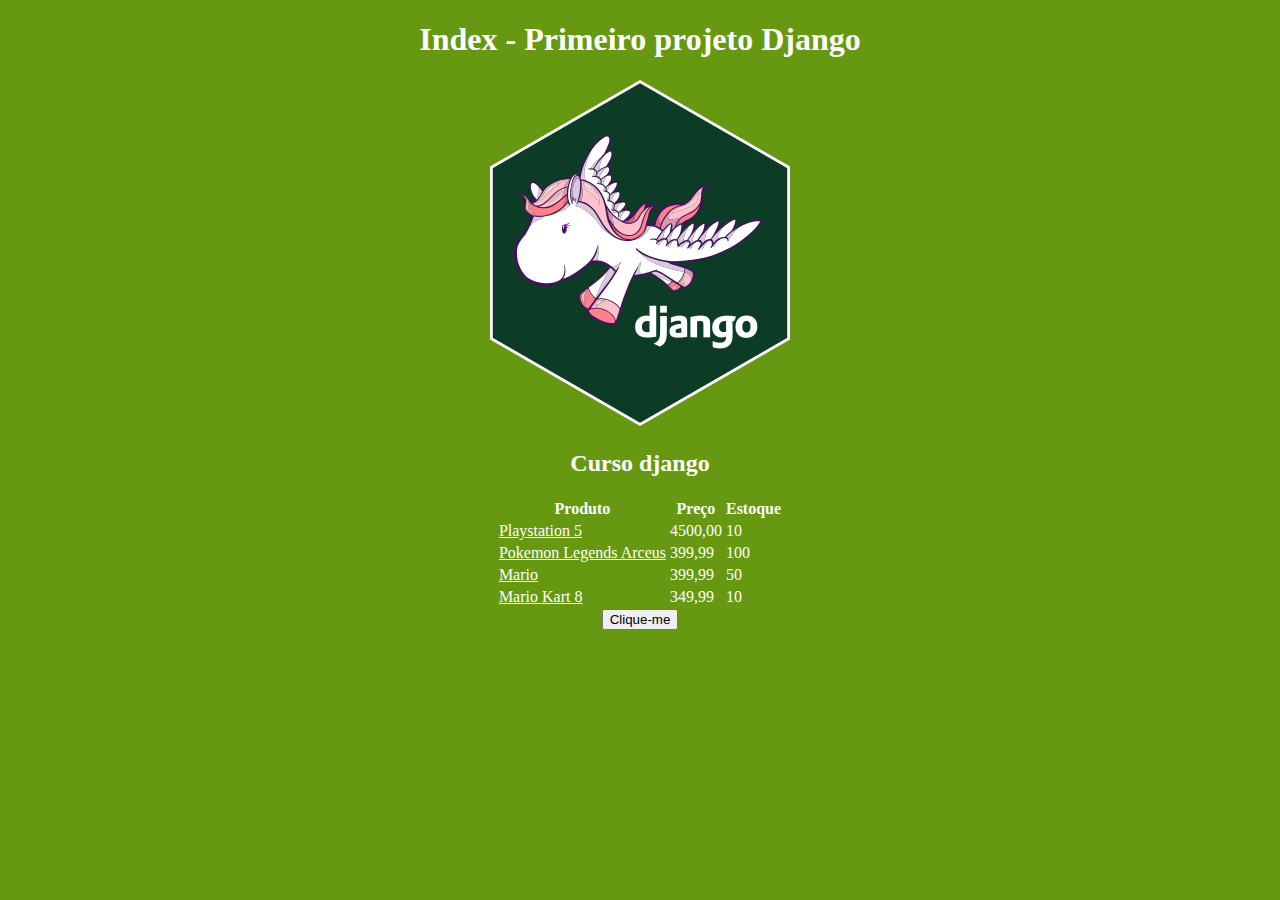
<file: Django One.html>
<!DOCTYPE html>
<!-- saved from url=(0033)https://django-jl1.herokuapp.com/ -->
<html lang="pt-br"><head><meta http-equiv="Content-Type" content="text/html; charset=UTF-8">
    
    <title>Django 1 - Index</title>
    
    <link rel="stylesheet" href="./Django One_files/estilos.css">
</head>
<body>
    <center>
    <h1>Index - Primeiro projeto Django</h1>

    <img src="./Django One_files/django.png">

    <h2>Curso django</h2>

    <table>
        <thead>
            <tr>
                <th>Produto</th>
                <th>Preço</th>
                <th>Estoque</th>
            </tr>
        </thead>
        <tbody>
        
            <tr>
                <td><a href="https://django-jl1.herokuapp.com/produto/1"> Playstation 5 </a></td>
                <td>4500,00</td>
                <td>10</td>
            </tr>
        
            <tr>
                <td><a href="https://django-jl1.herokuapp.com/produto/2"> Pokemon Legends Arceus </a></td>
                <td>399,99</td>
                <td>100</td>
            </tr>
        
            <tr>
                <td><a href="https://django-jl1.herokuapp.com/produto/3"> Mario </a></td>
                <td>399,99</td>
                <td>50</td>
            </tr>
        
            <tr>
                <td><a href="https://django-jl1.herokuapp.com/produto/4"> Mario Kart 8 </a></td>
                <td>349,99</td>
                <td>10</td>
            </tr>
        
        </tbody>
    </table>

    <button onclick="Teste()">Clique-me</button>
    </center>
    <script type="text/javascript" src="./Django One_files/script.js.transferir"></script>

</body></html>
</file>
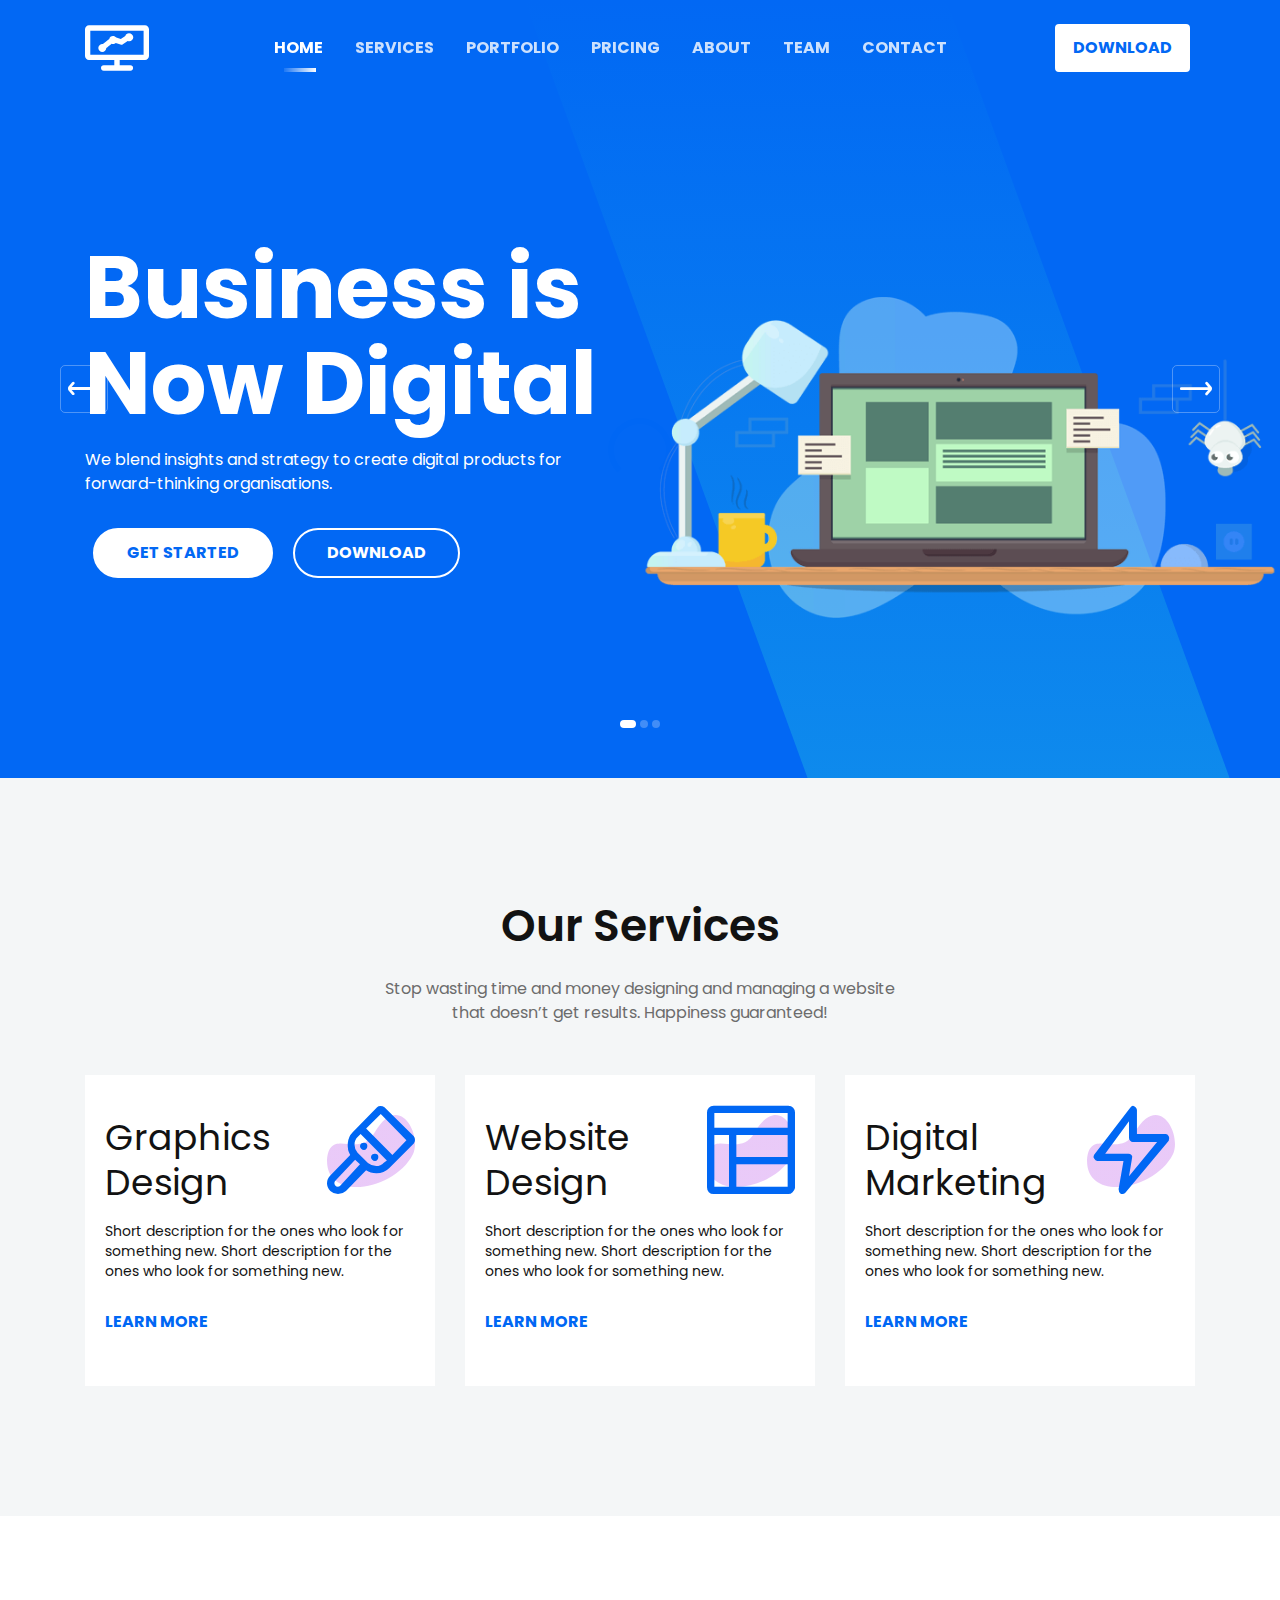
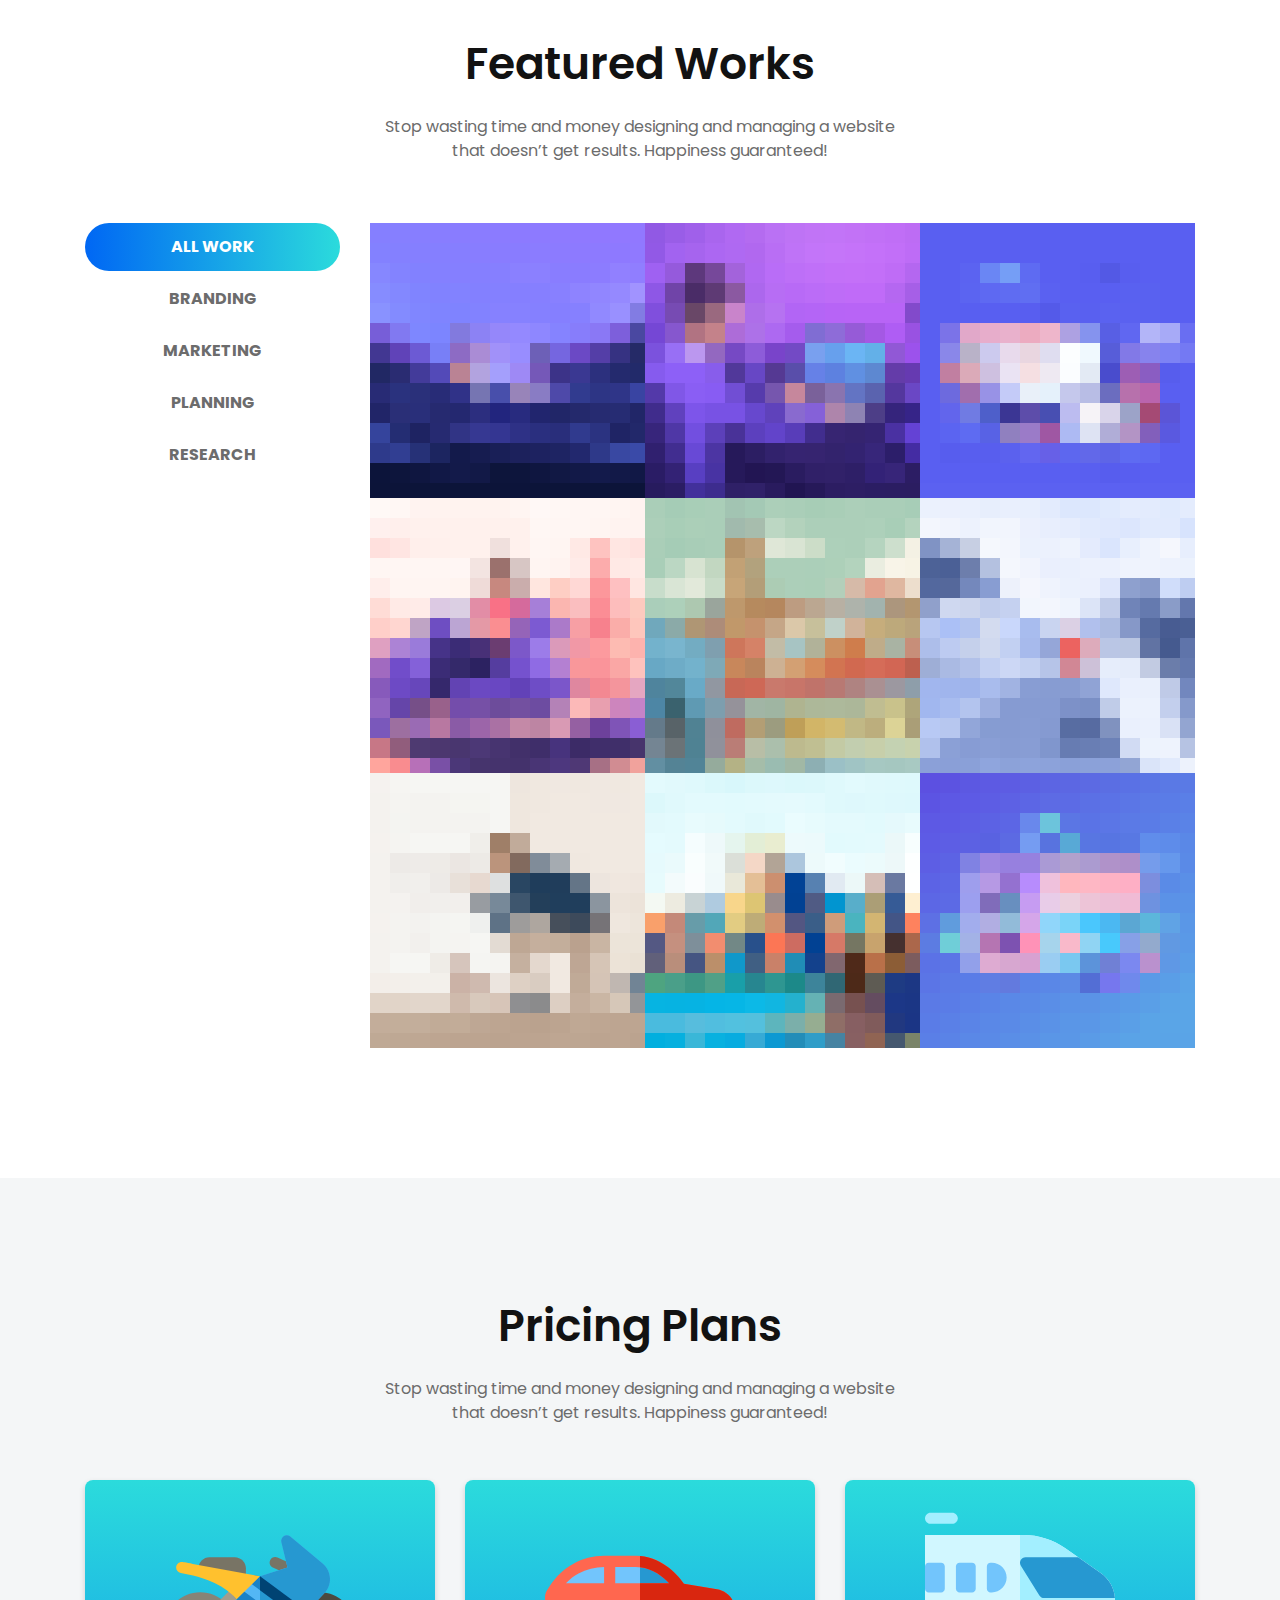
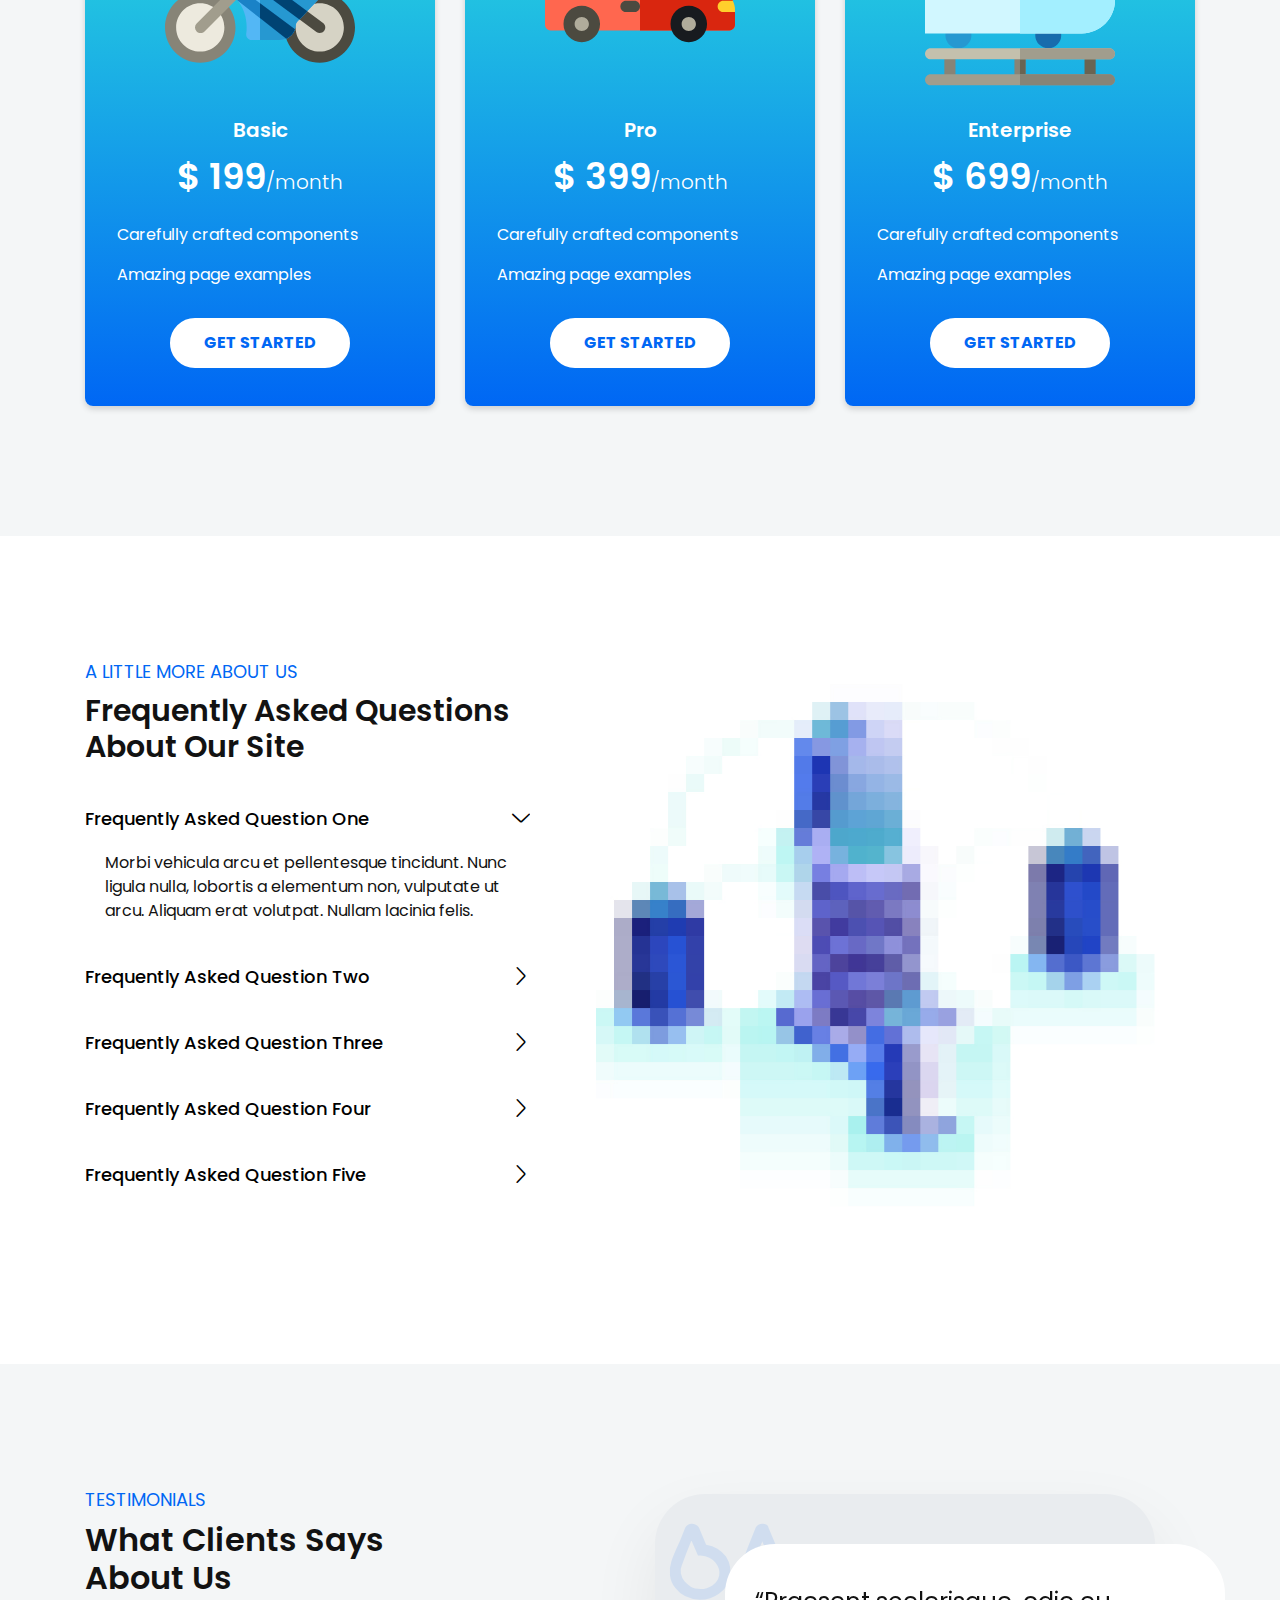
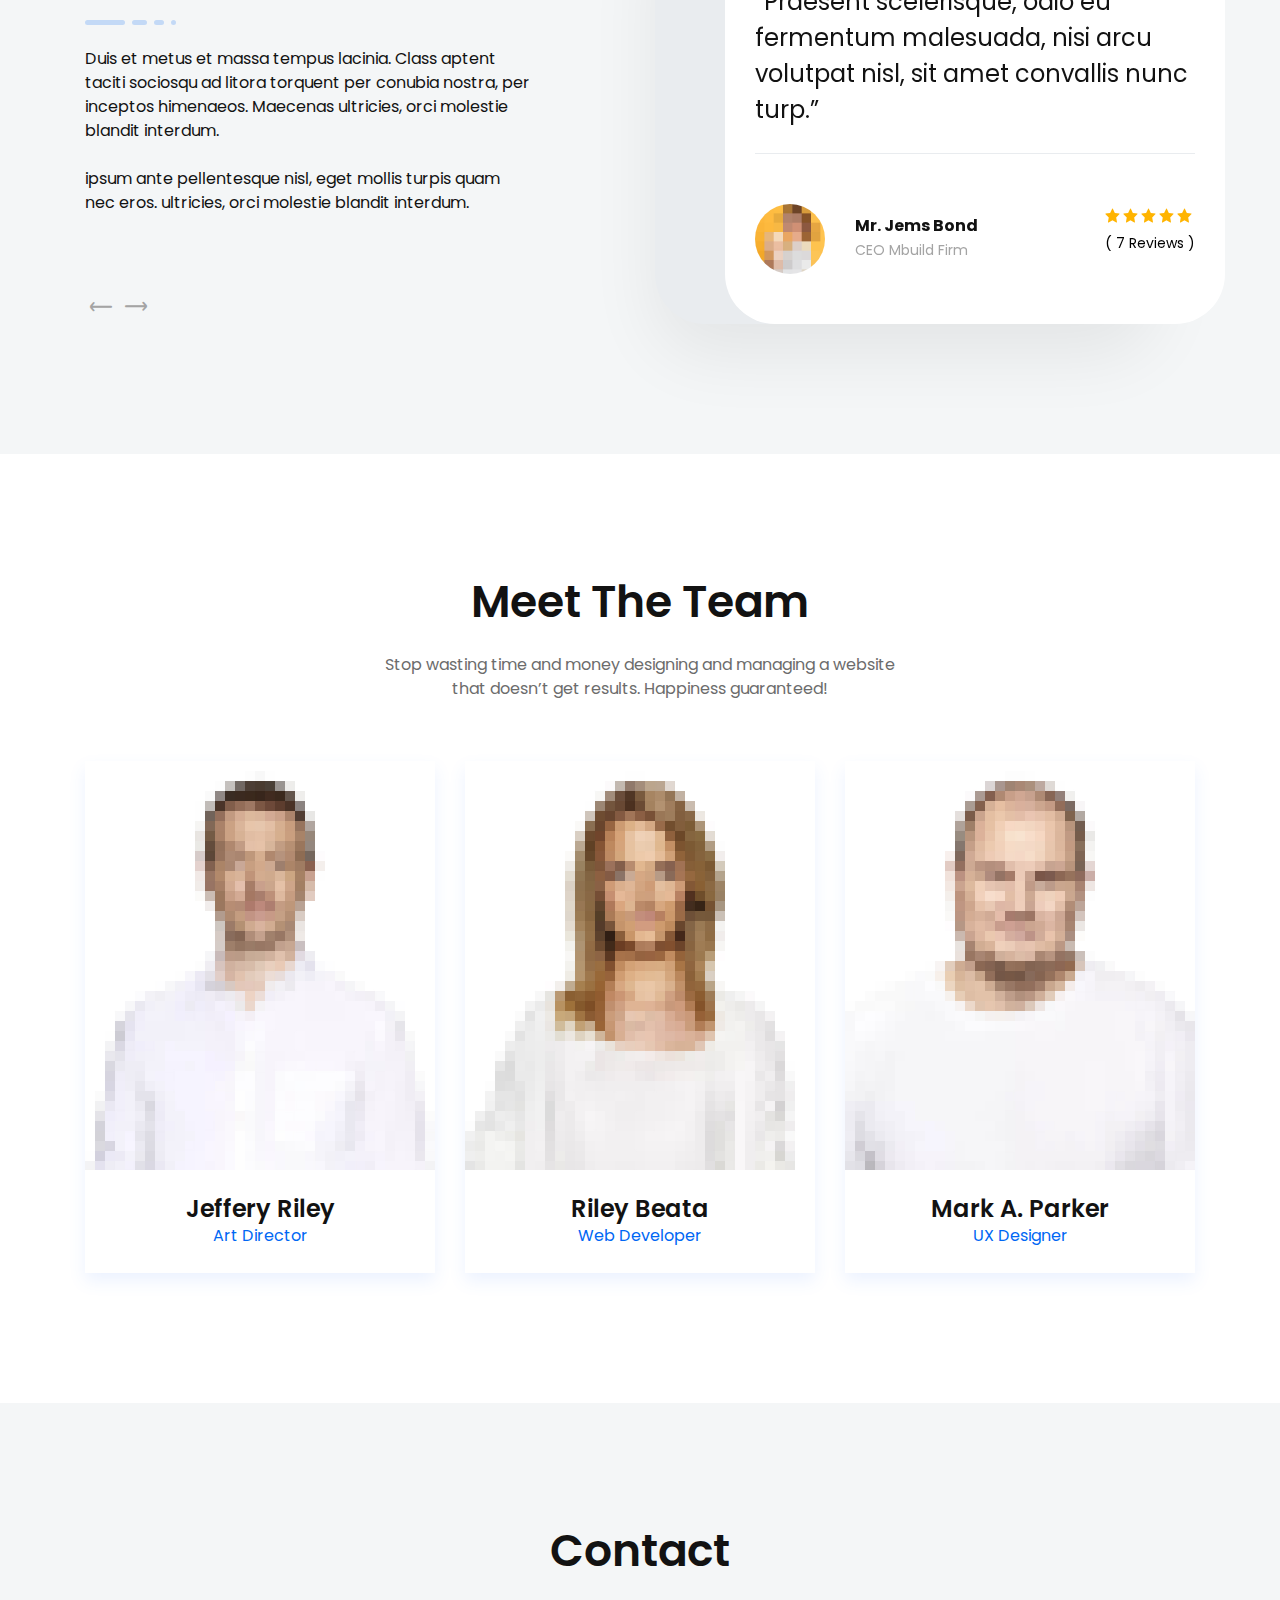
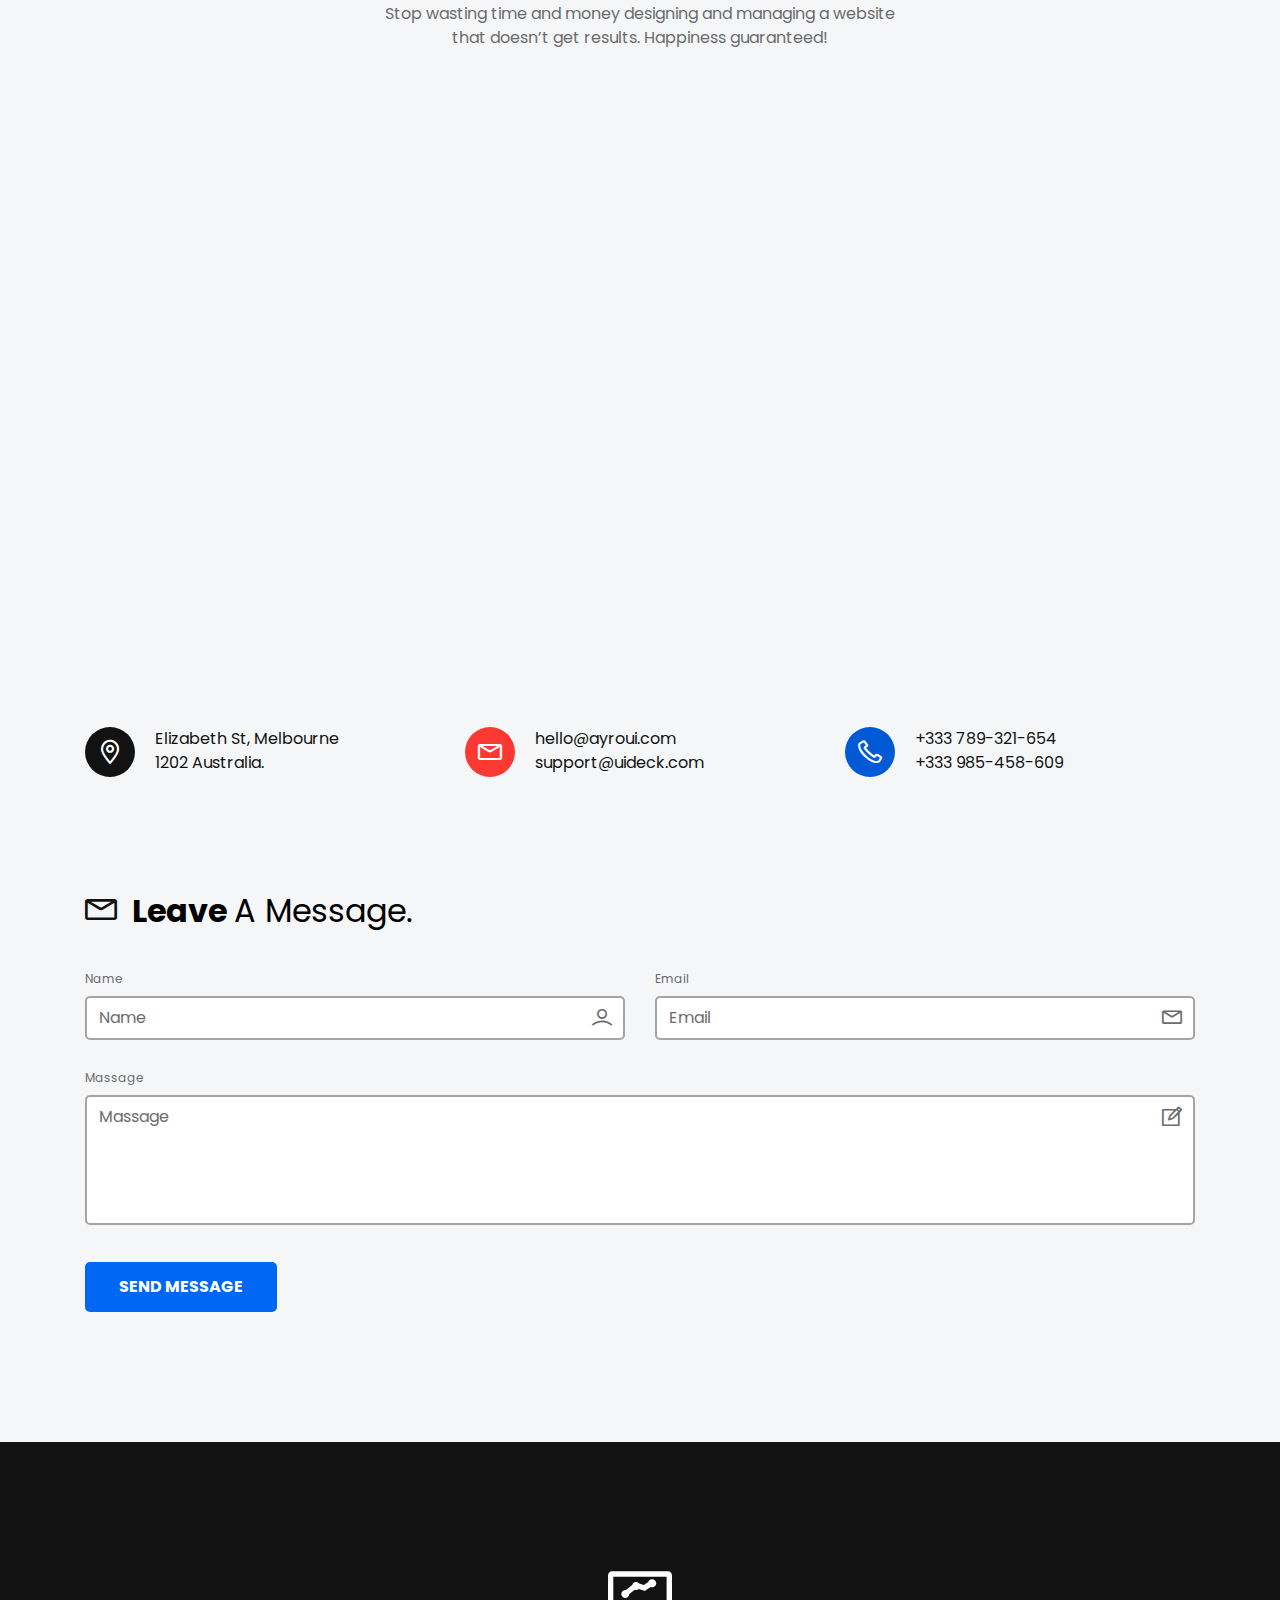
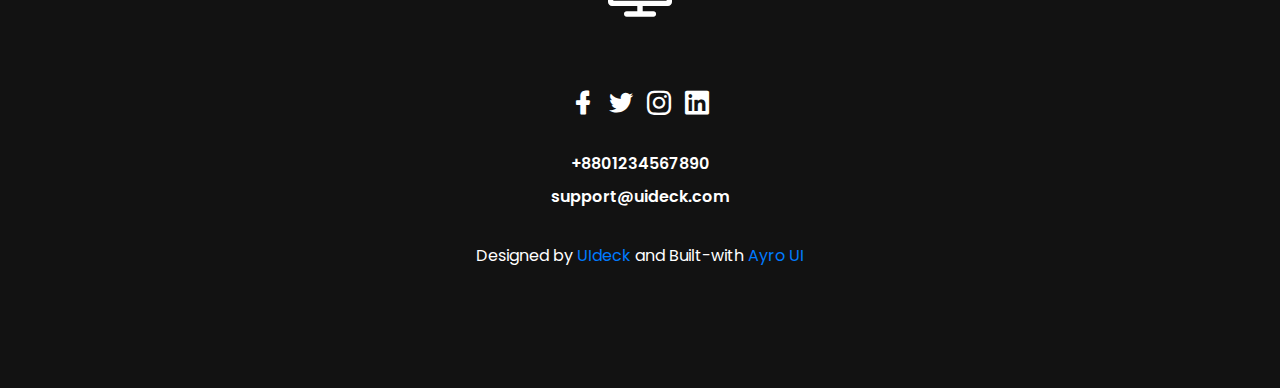
<file: core/templates/smash.html>
<!doctype html>
<html class="no-js" lang="en">

<head>
    <meta charset="utf-8">
    
    <!--====== Title ======-->
    <title>Smash - Bootstrap Business Template</title>
    
    <meta name="description" content="">
    <meta name="viewport" content="width=device-width, initial-scale=1">

    <!--====== Favicon Icon ======-->
    <link rel="shortcut icon" href="assets/images/favicon.png" type="image/png">
        
    <!--====== Magnific Popup CSS ======-->
    <link rel="stylesheet" href="assets/css/magnific-popup.css">
        
    <!--====== Slick CSS ======-->
    <link rel="stylesheet" href="assets/css/slick.css">
        
    <!--====== Line Icons CSS ======-->
    <link rel="stylesheet" href="assets/css/LineIcons.css">
        
    <!--====== Bootstrap CSS ======-->
    <link rel="stylesheet" href="assets/css/bootstrap.min.css">
    
    <!--====== Default CSS ======-->
    <link rel="stylesheet" href="assets/css/default.css">
    
    <!--====== Style CSS ======-->
    <link rel="stylesheet" href="assets/css/style.css">
    
</head>

<body>
    <!--[if IE]>
    <p class="browserupgrade">You are using an <strong>outdated</strong> browser. Please <a href="https://browsehappy.com/">upgrade your browser</a> to improve your experience and security.</p>
  <![endif]-->
   
    <!--====== PRELOADER PART START ======-->

    <div class="preloader">
        <div class="loader">
            <div class="ytp-spinner">
                <div class="ytp-spinner-container">
                    <div class="ytp-spinner-rotator">
                        <div class="ytp-spinner-left">
                            <div class="ytp-spinner-circle"></div>
                        </div>
                        <div class="ytp-spinner-right">
                            <div class="ytp-spinner-circle"></div>
                        </div>
                    </div>
                </div>
            </div>
        </div>
    </div>

    <!--====== PRELOADER PART ENDS ======-->
    
    <!--====== NAVBAR TWO PART START ======-->

    <section class="navbar-area">
        <div class="container">
            <div class="row">
                <div class="col-lg-12">
                    <nav class="navbar navbar-expand-lg">
                       
                        <a class="navbar-brand" href="#">
                            <img src="assets/images/logo.svg" alt="Logo">
                        </a>
                        
                        <button class="navbar-toggler" type="button" data-toggle="collapse" data-target="#navbarTwo" aria-controls="navbarTwo" aria-expanded="false" aria-label="Toggle navigation">
                            <span class="toggler-icon"></span>
                            <span class="toggler-icon"></span>
                            <span class="toggler-icon"></span>
                        </button>

                        <div class="collapse navbar-collapse sub-menu-bar" id="navbarTwo">
                            <ul class="navbar-nav m-auto">
                                <li class="nav-item active"><a class="page-scroll" href="#home">home</a></li>
                                <li class="nav-item"><a class="page-scroll" href="#services">Services</a></li>
                                <li class="nav-item"><a class="page-scroll" href="#portfolio">Portfolio</a></li>
                                <li class="nav-item"><a class="page-scroll" href="#pricing">Pricing</a></li>
                                <li class="nav-item"><a class="page-scroll" href="#about">About</a></li>
                                <li class="nav-item"><a class="page-scroll" href="#team">Team</a></li>
                                <li class="nav-item"><a class="page-scroll" href="#contact">Contact</a></li>
                            </ul>
                        </div>
                        
                        <div class="navbar-btn d-none d-sm-inline-block">
                            <ul>
                                <li><a class="solid" href="#">Download</a></li>
                            </ul>
                        </div>
                    </nav> <!-- navbar -->
                </div>
            </div> <!-- row -->
        </div> <!-- container -->
    </section>

    <!--====== NAVBAR TWO PART ENDS ======-->
    
    <!--====== SLIDER PART START ======-->

    <section id="home" class="slider_area">
        <div id="carouselThree" class="carousel slide" data-ride="carousel">
            <ol class="carousel-indicators">
                <li data-target="#carouselThree" data-slide-to="0" class="active"></li>
                <li data-target="#carouselThree" data-slide-to="1"></li>
                <li data-target="#carouselThree" data-slide-to="2"></li>
            </ol>

            <div class="carousel-inner">
                <div class="carousel-item active">
                    <div class="container">
                        <div class="row">
                            <div class="col-lg-6">
                                <div class="slider-content">
                                    <h1 class="title">Business is Now Digital</h1>
                                    <p class="text">We blend insights and strategy to create digital products for forward-thinking organisations.</p>
                                    <ul class="slider-btn rounded-buttons">
                                        <li><a class="main-btn rounded-one" href="#">GET STARTED</a></li>
                                        <li><a class="main-btn rounded-two" href="#">DOWNLOAD</a></li>
                                    </ul>
                                </div>
                            </div>
                        </div> <!-- row -->
                    </div> <!-- container -->
                    <div class="slider-image-box d-none d-lg-flex align-items-end">
                        <div class="slider-image">
                            <img src="assets/images/slider/1.png" alt="Hero">
                        </div> <!-- slider-imgae -->
                    </div> <!-- slider-imgae box -->
                </div> <!-- carousel-item -->

                <div class="carousel-item">
                    <div class="container">
                        <div class="row">
                            <div class="col-lg-6">
                                <div class="slider-content">
                                    <h1 class="title">Crafted for Business</h1>
                                    <p class="text">We blend insights and strategy to create digital products for forward-thinking organisations.</p>
                                    <ul class="slider-btn rounded-buttons">
                                        <li><a class="main-btn rounded-one" href="#">GET STARTED</a></li>
                                        <li><a class="main-btn rounded-two" href="#">DOWNLOAD</a></li>
                                    </ul>
                                </div> <!-- slider-content -->
                            </div>
                        </div> <!-- row -->
                    </div> <!-- container -->
                    <div class="slider-image-box d-none d-lg-flex align-items-end">
                        <div class="slider-image">
                            <img src="assets/images/slider/2.png" alt="Hero">
                        </div> <!-- slider-imgae -->
                    </div> <!-- slider-imgae box -->
                </div> <!-- carousel-item -->

                <div class="carousel-item">
                    <div class="container">
                        <div class="row">
                            <div class="col-lg-6">
                                <div class="slider-content">
                                    <h1 class="title">Based on Bootstrap 4</h1>
                                    <p class="text">We blend insights and strategy to create digital products for forward-thinking organisations.</p>
                                    <ul class="slider-btn rounded-buttons">
                                        <li><a class="main-btn rounded-one" href="#">GET STARTED</a></li>
                                        <li><a class="main-btn rounded-two" href="#">DOWNLOAD</a></li>
                                    </ul>
                                </div> <!-- slider-content -->
                            </div>
                        </div> <!-- row -->
                    </div> <!-- container -->
                    <div class="slider-image-box d-none d-lg-flex align-items-end">
                        <div class="slider-image">
                            <img src="assets/images/slider/3.png" alt="Hero">
                        </div> <!-- slider-imgae -->
                    </div> <!-- slider-imgae box -->
                </div> <!-- carousel-item -->
            </div>

            <a class="carousel-control-prev" href="#carouselThree" role="button" data-slide="prev">
                <i class="lni lni-arrow-left"></i>
            </a>
            <a class="carousel-control-next" href="#carouselThree" role="button" data-slide="next">
                <i class="lni lni-arrow-right"></i>
            </a>
        </div>
    </section>

    <!--====== SLIDER PART ENDS ======-->
    
    <!--====== FEATRES TWO PART START ======-->

    <section id="services" class="features-area">
        <div class="container">
            <div class="row justify-content-center">
                <div class="col-lg-6 col-md-10">
                    <div class="section-title text-center pb-10">
                        <h3 class="title">Our Services</h3>
                        <p class="text">Stop wasting time and money designing and managing a website that doesn’t get results. Happiness guaranteed!</p>
                    </div> <!-- row -->
                </div>
            </div> <!-- row -->
            <div class="row justify-content-center">
                <div class="col-lg-4 col-md-7 col-sm-9">
                    <div class="single-features mt-40">
                        <div class="features-title-icon d-flex justify-content-between">
                            <h4 class="features-title"><a href="#">Graphics Design</a></h4>
                            <div class="features-icon">
                                <i class="lni lni-brush"></i>
                                <img class="shape" src="assets/images/f-shape-1.svg" alt="Shape">
                            </div>
                        </div>
                        <div class="features-content">
                            <p class="text">Short description for the ones who look for something new. Short description for the ones who look for something new.</p>
                            <a class="features-btn" href="#">LEARN MORE</a>
                        </div>
                    </div> <!-- single features -->
                </div>
                <div class="col-lg-4 col-md-7 col-sm-9">
                    <div class="single-features mt-40">
                        <div class="features-title-icon d-flex justify-content-between">
                            <h4 class="features-title"><a href="#">Website Design</a></h4>
                            <div class="features-icon">
                                <i class="lni lni-layout"></i>
                                <img class="shape" src="assets/images/f-shape-1.svg" alt="Shape">
                            </div>
                        </div>
                        <div class="features-content">
                            <p class="text">Short description for the ones who look for something new. Short description for the ones who look for something new.</p>
                            <a class="features-btn" href="#">LEARN MORE</a>
                        </div>
                    </div> <!-- single features -->
                </div>
                <div class="col-lg-4 col-md-7 col-sm-9">
                    <div class="single-features mt-40">
                        <div class="features-title-icon d-flex justify-content-between">
                            <h4 class="features-title"><a href="#">Digital Marketing</a></h4>
                            <div class="features-icon">
                                <i class="lni lni-bolt"></i>
                                <img class="shape" src="assets/images/f-shape-1.svg" alt="Shape">
                            </div>
                        </div>
                        <div class="features-content">
                            <p class="text">Short description for the ones who look for something new. Short description for the ones who look for something new.</p>
                            <a class="features-btn" href="#">LEARN MORE</a>
                        </div>
                    </div> <!-- single features -->
                </div>
            </div> <!-- row -->
        </div> <!-- container -->
    </section>

    <!--====== FEATRES TWO PART ENDS ======-->
    
    <!--====== PORTFOLIO PART START ======-->

    <section id="portfolio" class="portfolio-area portfolio-four pb-100">
        <div class="container">
            <div class="row justify-content-center">
                <div class="col-lg-6 col-md-10">
                    <div class="section-title text-center pb-10">
                        <h3 class="title">Featured Works</h3>
                        <p class="text">Stop wasting time and money designing and managing a website that doesn’t get results. Happiness guaranteed!</p>
                    </div> <!-- section title -->
                </div>
            </div> <!-- row -->
            <div class="row">
                <div class="col-lg-3 col-md-3">
                    <div class="portfolio-menu text-center mt-50">
                        <ul>
                            <li data-filter="*" class="active">ALL WORK</li>
                            <li data-filter=".branding-4">BRANDING</li>
                            <li data-filter=".marketing-4">MARKETING</li>
                            <li data-filter=".planning-4">PLANNING</li>
                            <li data-filter=".research-4">RESEARCH</li>
                        </ul>
                    </div> <!-- portfolio menu -->
                </div>
                <div class="col-lg-9 col-md-9">
                    <div class="row no-gutters grid mt-50">
                        <div class="col-lg-4 col-sm-6 branding-4 planning-4">
                            <div class="single-portfolio">
                                <div class="portfolio-image">
                                    <img src="assets/images/portfolio/1.png" alt="">
                                    <div class="portfolio-overlay d-flex align-items-center justify-content-center">
                                        <div class="portfolio-content">
                                            <div class="portfolio-icon">
                                                <a class="image-popup" href="assets/images/portfolio/1.png"><i class="lni lni-zoom-in"></i></a>
                                                <img src="assets/images/portfolio/shape.svg" alt="shape" class="shape">
                                            </div>
                                            <div class="portfolio-icon">
                                                <a href="#"><i class="lni lni-link"></i></a>
                                                <img src="assets/images/portfolio/shape.svg" alt="shape" class="shape">
                                            </div>
                                        </div>
                                    </div>
                                </div>
                            </div> <!-- single portfolio -->
                        </div>
                        <div class="col-lg-4 col-sm-6 marketing-4 research-4">
                            <div class="single-portfolio">
                                <div class="portfolio-image">
                                    <img src="assets/images/portfolio/2.png" alt="">
                                    <div class="portfolio-overlay d-flex align-items-center justify-content-center">
                                        <div class="portfolio-content">
                                            <div class="portfolio-icon">
                                                <a class="image-popup" href="assets/images/portfolio/2.png"><i class="lni lni-zoom-in"></i></a>
                                                <img src="assets/images/portfolio/shape.svg" alt="shape" class="shape">
                                            </div>
                                            <div class="portfolio-icon">
                                                <a href="#"><i class="lni lni-link"></i></a>
                                                <img src="assets/images/portfolio/shape.svg" alt="shape" class="shape">
                                            </div>
                                        </div>
                                    </div>
                                </div>
                            </div> <!-- single portfolio -->
                        </div>
                        <div class="col-lg-4 col-sm-6 branding-4 marketing-4">
                            <div class="single-portfolio">
                                <div class="portfolio-image">
                                    <img src="assets/images/portfolio/3.png" alt="">
                                    <div class="portfolio-overlay d-flex align-items-center justify-content-center">
                                        <div class="portfolio-content">
                                            <div class="portfolio-icon">
                                                <a class="image-popup" href="assets/images/portfolio/3.png"><i class="lni lni-zoom-in"></i></a>
                                                <img src="assets/images/portfolio/shape.svg" alt="shape" class="shape">
                                            </div>
                                            <div class="portfolio-icon">
                                                <a href="#"><i class="lni lni-link"></i></a>
                                                <img src="assets/images/portfolio/shape.svg" alt="shape" class="shape">
                                            </div>
                                        </div>
                                    </div>
                                </div>
                            </div> <!-- single portfolio -->
                        </div>
                        <div class="col-lg-4 col-sm-6 planning-4 research-4">
                            <div class="single-portfolio">
                                <div class="portfolio-image">
                                    <img src="assets/images/portfolio/4.png" alt="">
                                    <div class="portfolio-overlay d-flex align-items-center justify-content-center">
                                        <div class="portfolio-content">
                                            <div class="portfolio-icon">
                                                <a class="image-popup" href="assets/images/portfolio/4.png"><i class="lni lni-zoom-in"></i></a>
                                                <img src="assets/images/portfolio/shape.svg" alt="shape" class="shape">
                                            </div>
                                            <div class="portfolio-icon">
                                                <a href="#"><i class="lni lni-link"></i></a>
                                                <img src="assets/images/portfolio/shape.svg" alt="shape" class="shape">
                                            </div>
                                        </div>
                                    </div>
                                </div>
                            </div> <!-- single portfolio -->
                        </div>
                        <div class="col-lg-4 col-sm-6 marketing-4">
                            <div class="single-portfolio">
                                <div class="portfolio-image">
                                    <img src="assets/images/portfolio/5.png" alt="">
                                    <div class="portfolio-overlay d-flex align-items-center justify-content-center">
                                        <div class="portfolio-content">
                                            <div class="portfolio-icon">
                                                <a class="image-popup" href="assets/images/portfolio/5.png"><i class="lni lni-zoom-in"></i></a>
                                                <img src="assets/images/portfolio/shape.svg" alt="shape" class="shape">
                                            </div>
                                            <div class="portfolio-icon">
                                                <a href="#"><i class="lni lni-link"></i></a>
                                                <img src="assets/images/portfolio/shape.svg" alt="shape" class="shape">
                                            </div>
                                        </div>
                                    </div>
                                </div>
                            </div> <!-- single portfolio -->
                        </div>
                        <div class="col-lg-4 col-sm-6 planning-4">
                            <div class="single-portfolio">
                                <div class="portfolio-image">
                                    <img src="assets/images/portfolio/6.png" alt="">
                                    <div class="portfolio-overlay d-flex align-items-center justify-content-center">
                                        <div class="portfolio-content">
                                            <div class="portfolio-icon">
                                                <a class="image-popup" href="assets/images/portfolio/6.png"><i class="lni lni-zoom-in"></i></a>
                                                <img src="assets/images/portfolio/shape.svg" alt="shape" class="shape">
                                            </div>
                                            <div class="portfolio-icon">
                                                <a href="#"><i class="lni lni-link"></i></a>
                                                <img src="assets/images/portfolio/shape.svg" alt="shape" class="shape">
                                            </div>
                                        </div>
                                    </div>
                                </div>
                            </div> <!-- single portfolio -->
                        </div>
                        <div class="col-lg-4 col-sm-6 research-4">
                            <div class="single-portfolio">
                                <div class="portfolio-image">
                                    <img src="assets/images/portfolio/7.png" alt="">
                                    <div class="portfolio-overlay d-flex align-items-center justify-content-center">
                                        <div class="portfolio-content">
                                            <div class="portfolio-icon">
                                                <a class="image-popup" href="assets/images/portfolio/7.png"><i class="lni lni-zoom-in"></i></a>
                                                <img src="assets/images/portfolio/shape.svg" alt="shape" class="shape">
                                            </div>
                                            <div class="portfolio-icon">
                                                <a href="#"><i class="lni lni-link"></i></a>
                                                <img src="assets/images/portfolio/shape.svg" alt="shape" class="shape">
                                            </div>
                                        </div>
                                    </div>
                                </div>
                            </div> <!-- single portfolio -->
                        </div>
                        <div class="col-lg-4 col-sm-6 branding-4 planning-4">
                            <div class="single-portfolio">
                                <div class="portfolio-image">
                                    <img src="assets/images/portfolio/8.png" alt="">
                                    <div class="portfolio-overlay d-flex align-items-center justify-content-center">
                                        <div class="portfolio-content">
                                            <div class="portfolio-icon">
                                                <a class="image-popup" href="assets/images/portfolio/8.png"><i class="lni lni-zoom-in"></i></a>
                                                <img src="assets/images/portfolio/shape.svg" alt="shape" class="shape">
                                            </div>
                                            <div class="portfolio-icon">
                                                <a href="#"><i class="lni lni-link"></i></a>
                                                <img src="assets/images/portfolio/shape.svg" alt="shape" class="shape">
                                            </div>
                                        </div>
                                    </div>
                                </div>
                            </div> <!-- single portfolio -->
                        </div>
                        <div class="col-lg-4 col-sm-6 marketing-4">
                            <div class="single-portfolio">
                                <div class="portfolio-image">
                                    <img src="assets/images/portfolio/9.png" alt="">
                                    <div class="portfolio-overlay d-flex align-items-center justify-content-center">
                                        <div class="portfolio-content">
                                            <div class="portfolio-icon">
                                                <a class="image-popup" href="assets/images/portfolio/9.png"><i class="lni lni-zoom-in"></i></a>
                                                <img src="assets/images/portfolio/shape.svg" alt="shape" class="shape">
                                            </div>
                                            <div class="portfolio-icon">
                                                <a href="#"><i class="lni lni-link"></i></a>
                                                <img src="assets/images/portfolio/shape.svg" alt="shape" class="shape">
                                            </div>
                                        </div>
                                    </div>
                                </div>
                            </div> <!-- single portfolio -->
                        </div>
                    </div> <!-- row -->
                </div>
            </div> <!-- row -->
        </div> <!-- container -->
    </section>

    <!--====== PORTFOLIO PART ENDS ======-->
    
    <!--====== PRINICNG START ======-->

    <section id="pricing" class="pricing-area ">
        <div class="container">
            <div class="row justify-content-center">
                <div class="col-lg-6 col-md-10">
                    <div class="section-title text-center pb-25">
                        <h3 class="title">Pricing Plans</h3>
                        <p class="text">Stop wasting time and money designing and managing a website that doesn’t get results. Happiness guaranteed!</p>
                    </div> <!-- section title -->
                </div>
            </div> <!-- row -->
            <div class="row justify-content-center">
                <div class="col-lg-4 col-md-7 col-sm-9">
                    <div class="pricing-style mt-30">
                        <div class="pricing-icon text-center">
                            <img src="assets/images/basic.svg" alt="">
                        </div>
                        <div class="pricing-header text-center">
                            <h5 class="sub-title">Basic</h5>
                            <p class="month"><span class="price">$ 199</span>/month</p>
                        </div>
                        <div class="pricing-list">
                            <ul>
                                <li><i class="lni lni-check-mark-circle"></i> Carefully crafted components</li>
                                <li><i class="lni lni-check-mark-circle"></i> Amazing page examples</li>
                            </ul>
                        </div>
                        <div class="pricing-btn rounded-buttons text-center">
                            <a class="main-btn rounded-one" href="#">GET STARTED</a>
                        </div>    
                    </div> <!-- pricing style one -->
                </div>
                
                <div class="col-lg-4 col-md-7 col-sm-9">
                    <div class="pricing-style mt-30">
                        <div class="pricing-icon text-center">
                            <img src="assets/images/pro.svg" alt="">
                        </div>
                        <div class="pricing-header text-center">
                            <h5 class="sub-title">Pro</h5>
                            <p class="month"><span class="price">$ 399</span>/month</p>
                        </div>
                        <div class="pricing-list">
                            <ul>
                                <li><i class="lni lni-check-mark-circle"></i> Carefully crafted components</li>
                                <li><i class="lni lni-check-mark-circle"></i> Amazing page examples</li>
                            </ul>
                        </div>
                        <div class="pricing-btn rounded-buttons text-center">
                            <a class="main-btn rounded-one" href="#">GET STARTED</a>
                        </div>
                    </div> <!-- pricing style one -->
                </div>
                
                <div class="col-lg-4 col-md-7 col-sm-9">
                    <div class="pricing-style mt-30">
                        <div class="pricing-icon text-center">
                            <img src="assets/images/enterprise.svg" alt="">
                        </div>
                        <div class="pricing-header text-center">
                            <h5 class="sub-title">Enterprise</h5>
                            <p class="month"><span class="price">$ 699</span>/month</p>
                        </div>
                        <div class="pricing-list">
                            <ul>
                                <li><i class="lni lni-check-mark-circle"></i> Carefully crafted components</li>
                                <li><i class="lni lni-check-mark-circle"></i> Amazing page examples</li>
                            </ul>
                        </div>
                        <div class="pricing-btn rounded-buttons text-center">
                            <a class="main-btn rounded-one" href="#">GET STARTED</a>
                        </div>
                    </div> <!-- pricing style one -->
                </div>
            </div> <!-- row -->
        </div> <!-- container -->
    </section>

    <!--====== PRINICNG ENDS ======-->
    
    <!--====== ABOUT PART START ======-->

    <section id="about" class="about-area">
        <div class="container">
            <div class="row">
                <div class="col-lg-5">
                    <div class="faq-content mt-45">
                        <div class="about-title">
                            <h6 class="sub-title">A Little More About Us</h6>
                            <h4 class="title">Frequently Asked Questions <br> About Our Site</h4>
                        </div> <!-- faq title -->
                        <div class="about-accordion">
                            <div class="accordion" id="accordionExample">
                                <div class="card">
                                    <div class="card-header" id="headingOne">
                                        <a href="#" data-toggle="collapse" data-target="#collapseOne" aria-expanded="true" aria-controls="collapseOne">Frequently Asked Question One</a>
                                    </div>

                                    <div id="collapseOne" class="collapse show" aria-labelledby="headingOne" data-parent="#accordionExample">
                                        <div class="card-body">
                                            <p class="text">Morbi vehicula arcu et pellentesque tincidunt. Nunc ligula nulla, lobortis a elementum non, vulputate ut arcu. Aliquam erat volutpat. Nullam lacinia felis.</p>
                                        </div>
                                    </div> 
                                </div> <!-- card -->
                                <div class="card">
                                    <div class="card-header" id="headingTwo">
                                        <a href="#" class="collapsed" data-toggle="collapse" data-target="#collapseTwo" aria-expanded="false" aria-controls="collapseTwo">Frequently Asked Question Two</a>
                                    </div>
                                    <div id="collapseTwo" class="collapse" aria-labelledby="headingTwo" data-parent="#accordionExample">
                                        <div class="card-body">
                                            <p class="text">Morbi vehicula arcu et pellentesque tincidunt. Nunc ligula nulla, lobortis a elementum non, vulputate ut arcu. Aliquam erat volutpat. Nullam lacinia felis.</p>
                                        </div>
                                    </div>
                                </div> <!-- card -->
                                <div class="card">
                                    <div class="card-header" id="headingThree">
                                        <a href="#" class="collapsed" data-toggle="collapse" data-target="#collapseThree" aria-expanded="false" aria-controls="collapseThree">Frequently Asked Question Three</a>
                                    </div>
                                    <div id="collapseThree" class="collapse" aria-labelledby="headingThree" data-parent="#accordionExample">
                                        <div class="card-body">
                                            <p class="text">Morbi vehicula arcu et pellentesque tincidunt. Nunc ligula nulla, lobortis a elementum non, vulputate ut arcu. Aliquam erat volutpat. Nullam lacinia felis.</p>
                                        </div>
                                    </div>
                                </div> <!-- card -->
                                <div class="card">
                                    <div class="card-header" id="headingFore">
                                        <a href="#" class="collapsed" data-toggle="collapse" data-target="#collapseFore" aria-expanded="false" aria-controls="collapseFore">Frequently Asked Question Four</a>
                                    </div>
                                    <div id="collapseFore" class="collapse" aria-labelledby="headingFore" data-parent="#accordionExample">
                                        <div class="card-body">
                                            <p class="text">Morbi vehicula arcu et pellentesque tincidunt. Nunc ligula nulla, lobortis a elementum non, vulputate ut arcu. Aliquam erat volutpat. Nullam lacinia felis.</p>
                                        </div>
                                    </div>
                                </div> <!-- card -->
                                <div class="card">
                                    <div class="card-header" id="headingFive">
                                        <a href="#" class="collapsed" data-toggle="collapse" data-target="#collapseFive" aria-expanded="false" aria-controls="collapseFive">Frequently Asked Question Five</a>
                                    </div>
                                    <div id="collapseFive" class="collapse" aria-labelledby="headingFive" data-parent="#accordionExample">
                                        <div class="card-body">
                                            <p class="text">Morbi vehicula arcu et pellentesque tincidunt. Nunc ligula nulla, lobortis a elementum non, vulputate ut arcu. Aliquam erat volutpat. Nullam lacinia felis.</p>
                                        </div>
                                    </div>
                                </div> <!-- card -->
                            </div>
                        </div> <!-- faq accordion -->
                    </div> <!-- faq content -->
                </div>
                <div class="col-lg-7">
                    <div class="about-image mt-50">
                        <img src="assets/images/about.jpg" alt="about">
                    </div> <!-- faq image -->
                </div>
            </div> <!-- row -->
        </div> <!-- container -->
    </section>

    <!--====== ABOUT PART ENDS ======-->
    
    <!--====== TESTIMONIAL PART START ======-->

    <section id="testimonial" class="testimonial-area">
        <div class="container">
            <div class="row justify-content-between">
                <div class="col-xl-5 col-lg-6">
                    <div class="testimonial-left-content mt-45">
                        <h6 class="sub-title">Testimonials</h6>
                        <h4 class="title">What Clients Says <br> About Us</h4>
                        <ul class="testimonial-line">
                            <li></li>
                            <li></li>
                            <li></li>
                            <li></li>
                        </ul>
                        <p class="text">Duis et metus et massa tempus lacinia. Class aptent taciti sociosqu ad litora torquent per conubia nostra, per inceptos himenaeos. Maecenas ultricies, orci molestie blandit interdum. <br> <br> ipsum ante pellentesque nisl, eget mollis turpis quam nec eros. ultricies, orci molestie blandit interdum.</p>
                    </div> <!-- testimonial left content -->
                </div>
                <div class="col-lg-6">
                    <div class="testimonial-right-content mt-50">
                        <div class="quota">
                            <i class="lni lni-quotation"></i>
                        </div>
                        <div class="testimonial-content-wrapper testimonial-active">
                            <div class="single-testimonial">
                                <div class="testimonial-text">
                                    <p class="text">“Praesent scelerisque, odio eu fermentum malesuada, nisi arcu volutpat nisl, sit amet convallis nunc turp.”</p>
                                </div>
                                <div class="testimonial-author d-sm-flex justify-content-between">
                                    <div class="author-info d-flex align-items-center">
                                        <div class="author-image">
                                            <img src="assets/images/author-1.jpg" alt="author">
                                        </div>
                                        <div class="author-name media-body">
                                            <h5 class="name">Mr. Jems Bond</h5>
                                            <span class="sub-title">CEO Mbuild Firm</span>
                                        </div>
                                    </div>
                                    <div class="author-review">
                                        <ul class="star">
                                            <li><i class="lni lni-star-filled"></i></li>
                                            <li><i class="lni lni-star-filled"></i></li>
                                            <li><i class="lni lni-star-filled"></i></li>
                                            <li><i class="lni lni-star-filled"></i></li>
                                            <li><i class="lni lni-star-filled"></i></li>
                                        </ul>
                                        <span class="review">( 7 Reviews )</span>
                                    </div>
                                </div>
                            </div> <!-- single testimonial -->
                            <div class="single-testimonial">
                                <div class="testimonial-text">
                                    <p class="text">“Praesent scelerisque, odio eu fermentum malesuada, nisi arcu volutpat nisl, sit amet convallis nunc turp.”</p>
                                </div>
                                <div class="testimonial-author d-sm-flex justify-content-between">
                                    <div class="author-info d-flex align-items-center">
                                        <div class="author-image">
                                                <img src="assets/images/author-2.jpg" alt="author">
                                        </div>
                                        <div class="author-name media-body">
                                            <h5 class="name">Mr. Jems Bond</h5>
                                            <span class="sub-title">CEO Mbuild Firm</span>
                                        </div>
                                    </div>
                                    <div class="author-review">
                                        <ul class="star">
                                            <li><i class="lni lni-star-filled"></i></li>
                                            <li><i class="lni lni-star-filled"></i></li>
                                            <li><i class="lni lni-star-filled"></i></li>
                                            <li><i class="lni lni-star-filled"></i></li>
                                            <li><i class="lni lni-star-filled"></i></li>
                                        </ul>
                                        <span class="review">( 7 Reviews )</span>
                                    </div>
                                </div>
                            </div> <!-- single testimonial -->
                            <div class="single-testimonial">
                                <div class="testimonial-text">
                                    <p class="text">“Praesent scelerisque, odio eu fermentum malesuada, nisi arcu volutpat nisl, sit amet convallis nunc turp.”</p>
                                </div>
                                <div class="testimonial-author d-sm-flex justify-content-between">
                                    <div class="author-info d-flex align-items-center">
                                        <div class="author-image">
                                                <img src="assets/images/author-3.jpg" alt="author">
                                        </div>
                                        <div class="author-name media-body">
                                            <h5 class="name">Mr. Jems Bond</h5>
                                            <span class="sub-title">CEO Mbuild Firm</span>
                                        </div>
                                    </div>
                                    <div class="author-review">
                                        <ul class="star">
                                            <li><i class="lni lni-star-filled"></i></li>
                                            <li><i class="lni lni-star-filled"></i></li>
                                            <li><i class="lni lni-star-filled"></i></li>
                                            <li><i class="lni lni-star-filled"></i></li>
                                            <li><i class="lni lni-star-filled"></i></li>
                                        </ul>
                                        <span class="review">( 7 Reviews )</span>
                                    </div>
                                </div>
                            </div> <!-- single testimonial -->
                        </div> <!-- testimonial content wrapper -->
                    </div> <!-- testimonial right content -->
                </div>
            </div> <!-- row -->
        </div> <!-- container -->
    </section>

    <!--====== TESTIMONIAL PART ENDS ======-->
    
    <!--====== TEAM START ======-->

    <section id="team" class="team-area pt-120 pb-130">
        <div class="container">
            <div class="row justify-content-center">
                <div class="col-lg-6 col-md-10">
                    <div class="section-title text-center pb-30">
                        <h3 class="title">Meet The Team</h3>
                        <p class="text">Stop wasting time and money designing and managing a website that doesn’t get results. Happiness guaranteed!</p>
                    </div> <!-- section title -->
                </div>
            </div> <!-- row -->
            <div class="row">
                <div class="col-lg-4 col-sm-6">
                    <div class="team-style-eleven text-center mt-30 wow fadeIn" data-wow-duration="1s" data-wow-delay="0s">
                        <div class="team-image">
                            <img src="assets/images/team-1.jpg" alt="Team">
                        </div>
                        <div class="team-content">
                            <div class="team-social">
                                <ul class="social">
                                    <li><a href="#"><i class="lni lni-facebook-filled"></i></a></li>
                                    <li><a href="#"><i class="lni lni-twitter-original"></i></a></li>
                                    <li><a href="#"><i class="lni lni-linkedin-original"></i></a></li>
                                    <li><a href="#"><i class="lni lni-instagram"></i></a></li>
                                </ul>
                            </div>
                            <h4 class="team-name"><a href="#">Jeffery Riley</a></h4>
                            <span class="sub-title">Art Director</span>
                        </div>
                    </div> <!-- single team -->
                </div>
                <div class="col-lg-4 col-sm-6">
                    <div class="team-style-eleven text-center mt-30 wow fadeIn" data-wow-duration="1s" data-wow-delay="0s">
                        <div class="team-image">
                            <img src="assets/images/team-2.jpg" alt="Team">
                        </div>
                        <div class="team-content">
                            <div class="team-social">
                                <ul class="social">
                                    <li><a href="#"><i class="lni lni-facebook-filled"></i></a></li>
                                    <li><a href="#"><i class="lni lni-twitter-original"></i></a></li>
                                    <li><a href="#"><i class="lni lni-linkedin-original"></i></a></li>
                                    <li><a href="#"><i class="lni lni-instagram"></i></a></li>
                                </ul>
                            </div>
                            <h4 class="team-name"><a href="#">Riley Beata</a></h4>
                            <span class="sub-title">Web Developer</span>
                        </div>
                    </div> <!-- single team -->
                </div>
                <div class="col-lg-4 col-sm-6">
                    <div class="team-style-eleven text-center mt-30 wow fadeIn" data-wow-duration="1s" data-wow-delay="0s">
                        <div class="team-image">
                            <img src="assets/images/team-3.jpg" alt="Team">
                        </div>
                        <div class="team-content">
                            <div class="team-social">
                                <ul class="social">
                                    <li><a href="#"><i class="lni lni-facebook-filled"></i></a></li>
                                    <li><a href="#"><i class="lni lni-twitter-original"></i></a></li>
                                    <li><a href="#"><i class="lni lni-linkedin-original"></i></a></li>
                                    <li><a href="#"><i class="lni lni-instagram"></i></a></li>
                                </ul>
                            </div>
                            <h4 class="team-name"><a href="#">Mark A. Parker</a></h4>
                            <span class="sub-title">UX Designer</span>
                        </div>
                    </div> <!-- single team -->
                </div>
            </div> <!-- row -->
        </div> <!-- container -->
    </section>

    <!--====== TEAM  ENDS ======-->
    
    <!--====== CONTACT PART START ======-->

    <section id="contact" class="contact-area">
        <div class="container">
            <div class="row justify-content-center">
                <div class="col-lg-6 col-md-10">
                    <div class="section-title text-center pb-30">
                        <h3 class="title">Contact</h3>
                        <p class="text">Stop wasting time and money designing and managing a website that doesn’t get results. Happiness guaranteed!</p>
                    </div> <!-- section title -->
                </div>
            </div> <!-- row -->
            <div class="row">
                <div class="col-lg-12">
                    <div class="contact-map mt-30">
                        <iframe id="gmap_canvas" src="https://maps.google.com/maps?q=Mission%20District%2C%20San%20Francisco%2C%20CA%2C%20USA&t=&z=13&ie=UTF8&iwloc=&output=embed" frameborder="0" scrolling="no" marginheight="0" marginwidth="0"></iframe>
                    </div> <!-- row -->
                </div>
            </div> <!-- row -->
            <div class="contact-info pt-30">
                <div class="row">
                    <div class="col-lg-4 col-md-6">
                        <div class="single-contact-info contact-color-1 mt-30 d-flex ">
                            <div class="contact-info-icon">
                                <i class="lni lni-map-marker"></i>
                            </div>
                            <div class="contact-info-content media-body">
                                <p class="text"> Elizabeth St, Melbourne<br>1202 Australia.</p>
                            </div>
                        </div> <!-- single contact info -->
                    </div>
                    <div class="col-lg-4 col-md-6">
                        <div class="single-contact-info contact-color-2 mt-30 d-flex ">
                            <div class="contact-info-icon">
                                <i class="lni lni-envelope"></i>
                            </div>
                            <div class="contact-info-content media-body">
                                <p class="text">hello@ayroui.com</p>
                                <p class="text">support@uideck.com</p>
                            </div>
                        </div> <!-- single contact info -->
                    </div>
                    <div class="col-lg-4 col-md-6">
                        <div class="single-contact-info contact-color-3 mt-30 d-flex ">
                            <div class="contact-info-icon">
                                <i class="lni lni-phone"></i>
                            </div>
                            <div class="contact-info-content media-body">
                                <p class="text">+333 789-321-654</p>
                                <p class="text">+333 985-458-609</p>
                            </div>
                        </div> <!-- single contact info -->
                    </div>
                </div> <!-- row -->
            </div> <!-- contact info -->
            <div class="row">
                <div class="col-lg-12">
                    <div class="contact-wrapper form-style-two pt-115">
                        <h4 class="contact-title pb-10"><i class="lni lni-envelope"></i> Leave <span>A Message.</span></h4>
                        
                        <form id="contact-form" action="assets/contact.php" method="post">
                            <div class="row">
                                <div class="col-md-6">
                                    <div class="form-input mt-25">
                                        <label>Name</label>
                                        <div class="input-items default">
                                            <input name="name" type="text" placeholder="Name">
                                            <i class="lni lni-user"></i>
                                        </div>
                                    </div> <!-- form input -->
                                </div>
                                <div class="col-md-6">
                                    <div class="form-input mt-25">
                                        <label>Email</label>
                                        <div class="input-items default">
                                            <input type="email" name="email" placeholder="Email">
                                            <i class="lni lni-envelope"></i>
                                        </div>
                                    </div> <!-- form input -->
                                </div>
                                <div class="col-md-12">
                                    <div class="form-input mt-25">
                                        <label>Massage</label>
                                        <div class="input-items default">
                                            <textarea name="massage" placeholder="Massage"></textarea>
                                            <i class="lni lni-pencil-alt"></i>
                                        </div>
                                    </div> <!-- form input -->
                                </div>
                                <p class="form-message"></p>
                                <div class="col-md-12">
                                    <div class="form-input light-rounded-buttons mt-30">
                                        <button class="main-btn light-rounded-two">Send Message</button>
                                    </div> <!-- form input -->
                                </div>
                            </div> <!-- row -->
                        </form>
                    </div> <!-- contact wrapper form -->
                </div>
            </div> <!-- row -->
        </div> <!-- container -->
    </section>

    <!--====== CONTACT PART ENDS ======-->
    
    <!--====== FOOTER PART START ======-->

    <section class="footer-area footer-dark">
        <div class="container">
            <div class="row justify-content-center">
                <div class="col-lg-6">
                    <div class="footer-logo text-center">
                        <a class="mt-30" href="index.html"><img src="assets/images/logo.svg" alt="Logo"></a>
                    </div> <!-- footer logo -->
                    <ul class="social text-center mt-60">
                        <li><a href="https://facebook.com/uideckHQ"><i class="lni lni-facebook-filled"></i></a></li>
                        <li><a href="https://twitter.com/uideckHQ"><i class="lni lni-twitter-original"></i></a></li>
                        <li><a href="https://instagram.com/uideckHQ"><i class="lni lni-instagram-original"></i></a></li>
                        <li><a href="#"><i class="lni lni-linkedin-original"></i></a></li>
                    </ul> <!-- social -->
                    <div class="footer-support text-center">
                        <span class="number">+8801234567890</span>
                        <span class="mail">support@uideck.com</span>
                    </div>
                    <div class="copyright text-center mt-35">
                        <p class="text">Designed by <a href="https://uideck.com" rel="nofollow">UIdeck</a> and Built-with <a rel="nofollow" href="https://ayroui.com">Ayro UI</a> </p>
                    </div> <!--  copyright -->
                </div>
            </div> <!-- row -->
        </div> <!-- container -->
    </section>

    <!--====== FOOTER PART ENDS ======-->
    
    <!--====== BACK TOP TOP PART START ======-->

    <a href="#" class="back-to-top"><i class="lni lni-chevron-up"></i></a>

    <!--====== BACK TOP TOP PART ENDS ======-->    

    <!--====== PART START ======-->

<!--
    <section class="">
        <div class="container">
            <div class="row">
                <div class="col-lg-">
                    
                </div>
            </div>
        </div>
    </section>
-->

    <!--====== PART ENDS ======-->




    <!--====== Jquery js ======-->
    <script src="assets/js/vendor/jquery-1.12.4.min.js"></script>
    <script src="assets/js/vendor/modernizr-3.7.1.min.js"></script>
    
    <!--====== Bootstrap js ======-->
    <script src="assets/js/popper.min.js"></script>
    <script src="assets/js/bootstrap.min.js"></script>
    
    <!--====== Slick js ======-->
    <script src="assets/js/slick.min.js"></script>
    
    <!--====== Magnific Popup js ======-->
    <script src="assets/js/jquery.magnific-popup.min.js"></script>
    
    <!--====== Ajax Contact js ======-->
    <script src="assets/js/ajax-contact.js"></script>
    
    <!--====== Isotope js ======-->
    <script src="assets/js/imagesloaded.pkgd.min.js"></script>
    <script src="assets/js/isotope.pkgd.min.js"></script>
    
    <!--====== Scrolling Nav js ======-->
    <script src="assets/js/jquery.easing.min.js"></script>
    <script src="assets/js/scrolling-nav.js"></script>
    
    <!--====== Main js ======-->
    <script src="assets/js/main.js"></script>
    
</body>

</html>
</file>
<file: Django One_files/estilos.css>
body{
    background-color: #669911;
    color: #ffffff;
}

a {
    text-decoration: nome;
    color: #ffffff;
}
</file>
<file: core/templates/assets/css/default.css>
/* Deafult Margin & Padding */
/*-- Margin Top --*/
.mt-5 {
	margin-top: 5px;
}
.mt-10 {
	margin-top: 10px;
}
.mt-15 {
	margin-top: 15px;
}
.mt-20 {
	margin-top: 20px;
}
.mt-25 {
	margin-top: 25px;
}
.mt-30 {
	margin-top: 30px;
}
.mt-35 {
	margin-top: 35px;
}
.mt-40 {
	margin-top: 40px;
}
.mt-45 {
	margin-top: 45px;
}
.mt-50 {
	margin-top: 50px;
}
.mt-55 {
	margin-top: 55px;
}
.mt-60 {
	margin-top: 60px;
}
.mt-65 {
	margin-top: 65px;
}
.mt-70 {
	margin-top: 70px;
}
.mt-75 {
	margin-top: 75px;
}
.mt-80 {
	margin-top: 80px;
}
.mt-85 {
	margin-top: 85px;
}
.mt-90 {
	margin-top: 90px;
}
.mt-95 {
	margin-top: 95px;
}
.mt-100 {
	margin-top: 100px;
}
.mt-105 {
	margin-top: 105px;
}
.mt-110 {
	margin-top: 110px;
}
.mt-115 {
	margin-top: 115px;
}
.mt-120 {
	margin-top: 120px;
}
.mt-125 {
	margin-top: 125px;
}
.mt-130 {
	margin-top: 130px;
}
.mt-135 {
	margin-top: 135px;
}
.mt-140 {
	margin-top: 140px;
}
.mt-145 {
	margin-top: 145px;
}
.mt-150 {
	margin-top: 150px;
}
.mt-155 {
	margin-top: 155px;
}
.mt-160 {
	margin-top: 160px;
}
.mt-165 {
	margin-top: 165px;
}
.mt-170 {
	margin-top: 170px;
}
.mt-175 {
	margin-top: 175px;
}
.mt-180 {
	margin-top: 180px;
}
.mt-185 {
	margin-top: 185px;
}
.mt-190 {
	margin-top: 190px;
}
.mt-195 {
	margin-top: 195px;
}
.mt-200 {
	margin-top: 200px;
}
/*-- Margin Bottom --*/

.mb-5 {
	margin-bottom: 5px;
}
.mb-10 {
	margin-bottom: 10px;
}
.mb-15 {
	margin-bottom: 15px;
}
.mb-20 {
	margin-bottom: 20px;
}
.mb-25 {
	margin-bottom: 25px;
}
.mb-30 {
	margin-bottom: 30px;
}
.mb-35 {
	margin-bottom: 35px;
}
.mb-40 {
	margin-bottom: 40px;
}
.mb-45 {
	margin-bottom: 45px;
}
.mb-50 {
	margin-bottom: 50px;
}
.mb-55 {
	margin-bottom: 55px;
}
.mb-60 {
	margin-bottom: 60px;
}
.mb-65 {
	margin-bottom: 65px;
}
.mb-70 {
	margin-bottom: 70px;
}
.mb-75 {
	margin-bottom: 75px;
}
.mb-80 {
	margin-bottom: 80px;
}
.mb-85 {
	margin-bottom: 85px;
}
.mb-90 {
	margin-bottom: 90px;
}
.mb-95 {
	margin-bottom: 95px;
}
.mb-100 {
	margin-bottom: 100px;
}
.mb-105 {
	margin-bottom: 105px;
}
.mb-110 {
	margin-bottom: 110px;
}
.mb-115 {
	margin-bottom: 115px;
}
.mb-120 {
	margin-bottom: 120px;
}
.mb-125 {
	margin-bottom: 125px;
}
.mb-130 {
	margin-bottom: 130px;
}
.mb-135 {
	margin-bottom: 135px;
}
.mb-140 {
	margin-bottom: 140px;
}
.mb-145 {
	margin-bottom: 145px;
}
.mb-150 {
	margin-bottom: 150px;
}
.mb-155 {
	margin-bottom: 155px;
}
.mb-160 {
	margin-bottom: 160px;
}
.mb-165 {
	margin-bottom: 165px;
}
.mb-170 {
	margin-bottom: 170px;
}
.mb-175 {
	margin-bottom: 175px;
}
.mb-180 {
	margin-bottom: 180px;
}
.mb-185 {
	margin-bottom: 185px;
}
.mb-190 {
	margin-bottom: 190px;
}
.mb-195 {
	margin-bottom: 195px;
}
.mb-200 {
	margin-bottom: 200px;
}
/*-- margin left --*/
.ml-5 {
	margin-left: 5px;
}
.ml-10 {
	margin-left: 10px;
}
.ml-15 {
	margin-left: 15px;
}
.ml-20 {
	margin-left: 20px;
}
.ml-25 {
	margin-left: 25px;
}
.ml-30 {
	margin-left: 30px;
}
.ml-35 {
	margin-left: 35px;
}
.ml-40 {
	margin-left: 40px;
}
.ml-45 {
	margin-left: 45px;
}
.ml-50 {
	margin-left: 50px;
}
.ml-55 {
	margin-left: 55px;
}
.ml-60 {
	margin-left: 60px;
}
.ml-65 {
	margin-left: 65px;
}
.ml-70 {
	margin-left: 70px;
}
.ml-75 {
	margin-left: 75px;
}
.ml-80 {
	margin-left: 80px;
}
.ml-85 {
	margin-left: 85px;
}
.ml-90 {
	margin-left: 90px;
}
.ml-95 {
	margin-left: 95px;
}
.ml-100 {
	margin-left: 100px;
}
.ml-105 {
	margin-left: 105px;
}
.ml-110 {
	margin-left: 110px;
}
.ml-115 {
	margin-left: 115px;
}
.ml-120 {
	margin-left: 120px;
}
.ml-125 {
	margin-left: 125px;
}
.ml-130 {
	margin-left: 130px;
}
.ml-135 {
	margin-left: 135px;
}
.ml-140 {
	margin-left: 140px;
}
.ml-145 {
	margin-left: 145px;
}
.ml-150 {
	margin-left: 150px;
}
.ml-155 {
	margin-left: 155px;
}
.ml-160 {
	margin-left: 160px;
}
.ml-165 {
	margin-left: 165px;
}
.ml-170 {
	margin-left: 170px;
}
.ml-175 {
	margin-left: 175px;
}
.ml-180 {
	margin-left: 180px;
}
.ml-185 {
	margin-left: 185px;
}
.ml-190 {
	margin-left: 190px;
}
.ml-195 {
	margin-left: 195px;
}
.ml-200 {
	margin-left: 200px;
}
/*-- margin right --*/
.mr-5 {
	margin-right: 5px;
}
.mr-10 {
	margin-right: 10px;
}
.mr-15 {
	margin-right: 15px;
}
.mr-20 {
	margin-right: 20px;
}
.mr-25 {
	margin-right: 25px;
}
.mr-30 {
	margin-right: 30px;
}
.mr-35 {
	margin-right: 35px;
}
.mr-40 {
	margin-right: 40px;
}
.mr-45 {
	margin-right: 45px;
}
.mr-50 {
	margin-right: 50px;
}
.mr-55 {
	margin-right: 55px;
}
.mr-60 {
	margin-right: 60px;
}
.mr-65 {
	margin-right: 65px;
}
.mr-70 {
	margin-right: 70px;
}
.mr-75 {
	margin-right: 75px;
}
.mr-80 {
	margin-right: 80px;
}
.mr-85 {
	margin-right: 85px;
}
.mr-90 {
	margin-right: 90px;
}
.mr-95 {
	margin-right: 95px;
}
.mr-100 {
	margin-right: 100px;
}
.mr-105 {
	margin-right: 105px;
}
.mr-110 {
	margin-right: 110px;
}
.mr-115 {
	margin-right: 115px;
}
.mr-120 {
	margin-right: 120px;
}
.mr-125 {
	margin-right: 125px;
}
.mr-130 {
	margin-right: 130px;
}
.mr-135 {
	margin-right: 135px;
}
.mr-140 {
	margin-right: 140px;
}
.mr-145 {
	margin-right: 145px;
}
.mr-150 {
	margin-right: 150px;
}
.mr-155 {
	margin-right: 155px;
}
.mr-160 {
	margin-right: 160px;
}
.mr-165 {
	margin-right: 165px;
}
.mr-170 {
	margin-right: 170px;
}
.mr-175 {
	margin-right: 175px;
}
.mr-180 {
	margin-right: 180px;
}
.mr-185 {
	margin-right: 185px;
}
.mr-190 {
	margin-right: 190px;
}
.mr-195 {
	margin-right: 195px;
}
.mr-200 {
	margin-right: 200px;
}


/*-- Padding Top --*/

.pt-5 {
	padding-top: 5px;
}
.pt-10 {
	padding-top: 10px;
}
.pt-15 {
	padding-top: 15px;
}
.pt-20 {
	padding-top: 20px;
}
.pt-25 {
	padding-top: 25px;
}
.pt-30 {
	padding-top: 30px;
}
.pt-35 {
	padding-top: 35px;
}
.pt-40 {
	padding-top: 40px;
}
.pt-45 {
	padding-top: 45px;
}
.pt-50 {
	padding-top: 50px;
}
.pt-55 {
	padding-top: 55px;
}
.pt-60 {
	padding-top: 60px;
}
.pt-65 {
	padding-top: 65px;
}
.pt-70 {
	padding-top: 70px;
}
.pt-75 {
	padding-top: 75px;
}
.pt-80 {
	padding-top: 80px;
}
.pt-85 {
	padding-top: 85px;
}
.pt-90 {
	padding-top: 90px;
}
.pt-95 {
	padding-top: 95px;
}
.pt-100 {
	padding-top: 100px;
}
.pt-105 {
	padding-top: 105px;
}
.pt-110 {
	padding-top: 110px;
}
.pt-115 {
	padding-top: 115px;
}
.pt-120 {
	padding-top: 120px;
}
.pt-125 {
	padding-top: 125px;
}
.pt-130 {
	padding-top: 130px;
}
.pt-135 {
	padding-top: 135px;
}
.pt-140 {
	padding-top: 140px;
}
.pt-145 {
	padding-top: 145px;
}
.pt-150 {
	padding-top: 150px;
}
.pt-155 {
	padding-top: 155px;
}
.pt-160 {
	padding-top: 160px;
}
.pt-165 {
	padding-top: 165px;
}
.pt-170 {
	padding-top: 170px;
}
.pt-175 {
	padding-top: 175px;
}
.pt-180 {
	padding-top: 180px;
}
.pt-185 {
	padding-top: 185px;
}
.pt-190 {
	padding-top: 190px;
}
.pt-195 {
	padding-top: 195px;
}
.pt-200 {
	padding-top: 200px;
}
/*-- Padding Bottom --*/

.pb-5 {
	padding-bottom: 5px;
}
.pb-10 {
	padding-bottom: 10px;
}
.pb-15 {
	padding-bottom: 15px;
}
.pb-20 {
	padding-bottom: 20px;
}
.pb-25 {
	padding-bottom: 25px;
}
.pb-30 {
	padding-bottom: 30px;
}
.pb-35 {
	padding-bottom: 35px;
}
.pb-40 {
	padding-bottom: 40px;
}
.pb-45 {
	padding-bottom: 45px;
}
.pb-50 {
	padding-bottom: 50px;
}
.pb-55 {
	padding-bottom: 55px;
}
.pb-60 {
	padding-bottom: 60px;
}
.pb-65 {
	padding-bottom: 65px;
}
.pb-70 {
	padding-bottom: 70px;
}
.pb-75 {
	padding-bottom: 75px;
}
.pb-80 {
	padding-bottom: 80px;
}
.pb-85 {
	padding-bottom: 85px;
}
.pb-90 {
	padding-bottom: 90px;
}
.pb-95 {
	padding-bottom: 95px;
}
.pb-100 {
	padding-bottom: 100px;
}
.pb-105 {
	padding-bottom: 105px;
}
.pb-110 {
	padding-bottom: 110px;
}
.pb-115 {
	padding-bottom: 115px;
}
.pb-120 {
	padding-bottom: 120px;
}
.pb-125 {
	padding-bottom: 125px;
}
.pb-130 {
	padding-bottom: 130px;
}
.pb-135 {
	padding-bottom: 135px;
}
.pb-140 {
	padding-bottom: 140px;
}
.pb-145 {
	padding-bottom: 145px;
}
.pb-150 {
	padding-bottom: 150px;
}
.pb-155 {
	padding-bottom: 155px;
}
.pb-160 {
	padding-bottom: 160px;
}
.pb-165 {
	padding-bottom: 165px;
}
.pb-170 {
	padding-bottom: 170px;
}
.pb-175 {
	padding-bottom: 175px;
}
.pb-180 {
	padding-bottom: 180px;
}
.pb-185 {
	padding-bottom: 185px;
}
.pb-190 {
	padding-bottom: 190px;
}
.pb-195 {
	padding-bottom: 195px;
}
.pb-200 {
	padding-bottom: 200px;
}

/*-- Padding left --*/

.pl-0 {
	padding-left: 0px;
}
.pl-5 {
	padding-left: 5px;
}
.pl-10 {
	padding-left: 10px;
}
.pl-15 {
	padding-left: 15px;
}
.pl-20 {
	padding-left: 20px;
}
.pl-25 {
	padding-left: 25px;
}
.pl-30 {
	padding-left: 30px;
}
.pl-35 {
	padding-left: 35px;
}
.pl-40 {
	padding-left: 40px;
}
.pl-45 {
	padding-left: 45px;
}
.pl-50 {
	padding-left: 50px;
}
.pl-55 {
	padding-left: 55px;
}
.pl-60 {
	padding-left: 60px;
}
.pl-65 {
	padding-left: 65px;
}
.pl-70 {
	padding-left: 70px;
}
.pl-75 {
	padding-left: 75px;
}
.pl-80 {
	padding-left: 80px;
}
.pl-85 {
	padding-left: 85px;
}
.pl-90 {
	padding-left: 90px;
}
.pl-100 {
	padding-left: 100px;
}
.pl-105 {
	padding-left: 105px;
}
.pl-110 {
	padding-left: 110px;
}
.pl-115 {
	padding-left: 115px;
}
.pl-120 {
	padding-left: 120px;
}
.pl-125 {
	padding-left: 125px;
}
/*-- Padding right --*/

.pr-0 {
	padding-right: 0px;
}
.pr-5 {
	padding-right: 5px;
}
.pr-10 {
	padding-right: 10px;
}
.pr-15 {
	padding-right: 15px;
}
.pr-20 {
	padding-right: 20px;
}
.pr-25 {
	padding-right: 25px;
}
.pr-30 {
	padding-right: 30px;
}
.pr-35 {
	padding-right: 35px;
}
.pr-40 {
	padding-right: 40px;
}
.pr-45 {
	padding-right: 45px;
}
.pr-50 {
	padding-right: 50px;
}
.pr-55 {
	padding-right: 55px;
}
.pr-60 {
	padding-right: 60px;
}
.pr-65 {
	padding-right: 65px;
}
.pr-70 {
	padding-right: 70px;
}
.pr-75 {
	padding-right: 75px;
}
.pr-80 {
	padding-right: 80px;
}
.pr-85 {
	padding-right: 85px;
}
.pr-90 {
	padding-right: 90px;
}
.pr-95 {
	padding-right: 95px;
}
.pr-100 {
	padding-right: 100px;
}
.pr-105 {
	padding-right: 105px;
}
/* Background Color */

.gray-bg {
	background: #f6f6f6;
}
.white-bg {
	background: #fff;
}
.black-bg {
	background: #222;
}
/* Color */

.white {
	color: #fff;
}
.black {
	color: #222;
}
/* black overlay */

[data-overlay] {
	position: relative;
}
[data-overlay]::before {
	background: #000 none repeat scroll 0 0;
	content: "";
	height: 100%;
	left: 0;
	position: absolute;
	top: 0;
	width: 100%;
	z-index: 1;
}
[data-overlay="3"]::before {
	opacity: 0.3;
}
[data-overlay="4"]::before {
	opacity: 0.4;
}
[data-overlay="5"]::before {
	opacity: 0.5;
}
[data-overlay="6"]::before {
	opacity: 0.6;
}
[data-overlay="7"]::before {
	opacity: 0.7;
}
[data-overlay="8"]::before {
	opacity: 0.8;
}
[data-overlay="9"]::before {
	opacity: 0.9;
}
</file>
<file: core/templates/assets/css/style.css>
/*-----------------------------------------------------------------------------------

    Template Name: Smash - Bootstrap Template
    Template URI: uideck.com
    Author: UIdeck
    Version: 1.0

-----------------------------------------------------------------------------------

    CSS INDEX
    ===================

    01. Theme default CSS
	02. Header
    03. Hero
	04. Footer

-----------------------------------------------------------------------------------*/
/*===========================
      01.COMMON css 
===========================*/
@import url("https://fonts.googleapis.com/css?family=Poppins:300,400,500,600,700,800");
body {
  font-family: "Poppins", sans-serif;
  font-weight: normal;
  font-style: normal;
  color: #121212; }

* {
  margin: 0;
  padding: 0;
  -webkit-box-sizing: border-box;
  -moz-box-sizing: border-box;
  box-sizing: border-box; }

img {
  max-width: 100%; }

a:focus,
input:focus,
textarea:focus,
button:focus {
  text-decoration: none;
  outline: none; }

a:focus,
a:hover {
  text-decoration: none; }

i,
span,
a {
  display: inline-block; }

h1,
h2,
h3,
h4,
h5,
h6 {
  font-family: "Poppins", sans-serif;
  font-weight: 600;
  color: #121212;
  margin: 0px; }

h1 {
  font-size: 48px; }

h2 {
  font-size: 36px; }

h3 {
  font-size: 28px; }

h4 {
  font-size: 22px; }

h5 {
  font-size: 18px; }

h6 {
  font-size: 16px; }

ul, ol {
  margin: 0px;
  padding: 0px;
  list-style-type: none; }

p {
  font-size: 16px;
  font-weight: 400;
  line-height: 24px;
  color: #121212;
  margin: 0px; }

.bg_cover {
  background-position: center center;
  background-size: cover;
  background-repeat: no-repeat;
  width: 100%;
  height: 100%; }

/*===== All Slick Slide Outline Style =====*/
.slick-slide {
  outline: 0; }

/*===== All Section Title Style =====*/
.section-title .title {
  font-size: 44px;
  font-weight: 600;
  color: #121212;
  line-height: 55px; }
  @media (max-width: 767px) {
    .section-title .title {
      font-size: 30px;
      line-height: 35px; } }
.section-title .text {
  font-size: 16px;
  line-height: 24px;
  color: #6c6c6c;
  margin-top: 24px; }

/*===== All Preloader Style =====*/
.preloader {
  /* Body Overlay */
  position: fixed;
  top: 0;
  left: 0;
  display: table;
  height: 100%;
  width: 100%;
  /* Change Background Color */
  background: #fff;
  z-index: 99999; }
  .preloader .loader {
    display: table-cell;
    vertical-align: middle;
    text-align: center; }
    .preloader .loader .ytp-spinner {
      position: absolute;
      left: 50%;
      top: 50%;
      width: 64px;
      margin-left: -32px;
      z-index: 18;
      pointer-events: none; }
      .preloader .loader .ytp-spinner .ytp-spinner-container {
        pointer-events: none;
        position: absolute;
        width: 100%;
        padding-bottom: 100%;
        top: 50%;
        left: 50%;
        margin-top: -50%;
        margin-left: -50%;
        -webkit-animation: ytp-spinner-linspin 1568.23529647ms linear infinite;
        -moz-animation: ytp-spinner-linspin 1568.23529647ms linear infinite;
        -o-animation: ytp-spinner-linspin 1568.23529647ms linear infinite;
        animation: ytp-spinner-linspin 1568.23529647ms linear infinite; }
        .preloader .loader .ytp-spinner .ytp-spinner-container .ytp-spinner-rotator {
          position: absolute;
          width: 100%;
          height: 100%;
          -webkit-animation: ytp-spinner-easespin 5332ms cubic-bezier(0.4, 0, 0.2, 1) infinite both;
          -moz-animation: ytp-spinner-easespin 5332ms cubic-bezier(0.4, 0, 0.2, 1) infinite both;
          -o-animation: ytp-spinner-easespin 5332ms cubic-bezier(0.4, 0, 0.2, 1) infinite both;
          animation: ytp-spinner-easespin 5332ms cubic-bezier(0.4, 0, 0.2, 1) infinite both; }
          .preloader .loader .ytp-spinner .ytp-spinner-container .ytp-spinner-rotator .ytp-spinner-left {
            position: absolute;
            top: 0;
            left: 0;
            bottom: 0;
            overflow: hidden;
            right: 50%; }
          .preloader .loader .ytp-spinner .ytp-spinner-container .ytp-spinner-rotator .ytp-spinner-right {
            position: absolute;
            top: 0;
            right: 0;
            bottom: 0;
            overflow: hidden;
            left: 50%; }
    .preloader .loader .ytp-spinner-circle {
      box-sizing: border-box;
      position: absolute;
      width: 200%;
      height: 100%;
      border-style: solid;
      /* Spinner Color */
      border-color: #0067f4 #0067f4 #e9ecef;
      border-radius: 50%;
      border-width: 6px; }
    .preloader .loader .ytp-spinner-left .ytp-spinner-circle {
      left: 0;
      right: -100%;
      border-right-color: #e9ecef;
      -webkit-animation: ytp-spinner-left-spin 1333ms cubic-bezier(0.4, 0, 0.2, 1) infinite both;
      -moz-animation: ytp-spinner-left-spin 1333ms cubic-bezier(0.4, 0, 0.2, 1) infinite both;
      -o-animation: ytp-spinner-left-spin 1333ms cubic-bezier(0.4, 0, 0.2, 1) infinite both;
      animation: ytp-spinner-left-spin 1333ms cubic-bezier(0.4, 0, 0.2, 1) infinite both; }
    .preloader .loader .ytp-spinner-right .ytp-spinner-circle {
      left: -100%;
      right: 0;
      border-left-color: #e9ecef;
      -webkit-animation: ytp-right-spin 1333ms cubic-bezier(0.4, 0, 0.2, 1) infinite both;
      -moz-animation: ytp-right-spin 1333ms cubic-bezier(0.4, 0, 0.2, 1) infinite both;
      -o-animation: ytp-right-spin 1333ms cubic-bezier(0.4, 0, 0.2, 1) infinite both;
      animation: ytp-right-spin 1333ms cubic-bezier(0.4, 0, 0.2, 1) infinite both; }

/* Preloader Animations */
@-webkit-keyframes ytp-spinner-linspin {
  to {
    -webkit-transform: rotate(360deg);
    -moz-transform: rotate(360deg);
    -ms-transform: rotate(360deg);
    -o-transform: rotate(360deg);
    transform: rotate(360deg); } }
@keyframes ytp-spinner-linspin {
  to {
    -webkit-transform: rotate(360deg);
    -moz-transform: rotate(360deg);
    -ms-transform: rotate(360deg);
    -o-transform: rotate(360deg);
    transform: rotate(360deg); } }
@-webkit-keyframes ytp-spinner-easespin {
  12.5% {
    -webkit-transform: rotate(135deg);
    -moz-transform: rotate(135deg);
    -ms-transform: rotate(135deg);
    -o-transform: rotate(135deg);
    transform: rotate(135deg); }
  25% {
    -webkit-transform: rotate(270deg);
    -moz-transform: rotate(270deg);
    -ms-transform: rotate(270deg);
    -o-transform: rotate(270deg);
    transform: rotate(270deg); }
  37.5% {
    -webkit-transform: rotate(405deg);
    -moz-transform: rotate(405deg);
    -ms-transform: rotate(405deg);
    -o-transform: rotate(405deg);
    transform: rotate(405deg); }
  50% {
    -webkit-transform: rotate(540deg);
    -moz-transform: rotate(540deg);
    -ms-transform: rotate(540deg);
    -o-transform: rotate(540deg);
    transform: rotate(540deg); }
  62.5% {
    -webkit-transform: rotate(675deg);
    -moz-transform: rotate(675deg);
    -ms-transform: rotate(675deg);
    -o-transform: rotate(675deg);
    transform: rotate(675deg); }
  75% {
    -webkit-transform: rotate(810deg);
    -moz-transform: rotate(810deg);
    -ms-transform: rotate(810deg);
    -o-transform: rotate(810deg);
    transform: rotate(810deg); }
  87.5% {
    -webkit-transform: rotate(945deg);
    -moz-transform: rotate(945deg);
    -ms-transform: rotate(945deg);
    -o-transform: rotate(945deg);
    transform: rotate(945deg); }
  to {
    -webkit-transform: rotate(1080deg);
    -moz-transform: rotate(1080deg);
    -ms-transform: rotate(1080deg);
    -o-transform: rotate(1080deg);
    transform: rotate(1080deg); } }
@keyframes ytp-spinner-easespin {
  12.5% {
    -webkit-transform: rotate(135deg);
    -moz-transform: rotate(135deg);
    -ms-transform: rotate(135deg);
    -o-transform: rotate(135deg);
    transform: rotate(135deg); }
  25% {
    -webkit-transform: rotate(270deg);
    -moz-transform: rotate(270deg);
    -ms-transform: rotate(270deg);
    -o-transform: rotate(270deg);
    transform: rotate(270deg); }
  37.5% {
    -webkit-transform: rotate(405deg);
    -moz-transform: rotate(405deg);
    -ms-transform: rotate(405deg);
    -o-transform: rotate(405deg);
    transform: rotate(405deg); }
  50% {
    -webkit-transform: rotate(540deg);
    -moz-transform: rotate(540deg);
    -ms-transform: rotate(540deg);
    -o-transform: rotate(540deg);
    transform: rotate(540deg); }
  62.5% {
    -webkit-transform: rotate(675deg);
    -moz-transform: rotate(675deg);
    -ms-transform: rotate(675deg);
    -o-transform: rotate(675deg);
    transform: rotate(675deg); }
  75% {
    -webkit-transform: rotate(810deg);
    -moz-transform: rotate(810deg);
    -ms-transform: rotate(810deg);
    -o-transform: rotate(810deg);
    transform: rotate(810deg); }
  87.5% {
    -webkit-transform: rotate(945deg);
    -moz-transform: rotate(945deg);
    -ms-transform: rotate(945deg);
    -o-transform: rotate(945deg);
    transform: rotate(945deg); }
  to {
    -webkit-transform: rotate(1080deg);
    -moz-transform: rotate(1080deg);
    -ms-transform: rotate(1080deg);
    -o-transform: rotate(1080deg);
    transform: rotate(1080deg); } }
@-webkit-keyframes ytp-spinner-left-spin {
  0% {
    -webkit-transform: rotate(130deg);
    -moz-transform: rotate(130deg);
    -ms-transform: rotate(130deg);
    -o-transform: rotate(130deg);
    transform: rotate(130deg); }
  50% {
    -webkit-transform: rotate(-5deg);
    -moz-transform: rotate(-5deg);
    -ms-transform: rotate(-5deg);
    -o-transform: rotate(-5deg);
    transform: rotate(-5deg); }
  to {
    -webkit-transform: rotate(130deg);
    -moz-transform: rotate(130deg);
    -ms-transform: rotate(130deg);
    -o-transform: rotate(130deg);
    transform: rotate(130deg); } }
@keyframes ytp-spinner-left-spin {
  0% {
    -webkit-transform: rotate(130deg);
    -moz-transform: rotate(130deg);
    -ms-transform: rotate(130deg);
    -o-transform: rotate(130deg);
    transform: rotate(130deg); }
  50% {
    -webkit-transform: rotate(-5deg);
    -moz-transform: rotate(-5deg);
    -ms-transform: rotate(-5deg);
    -o-transform: rotate(-5deg);
    transform: rotate(-5deg); }
  to {
    -webkit-transform: rotate(130deg);
    -moz-transform: rotate(130deg);
    -ms-transform: rotate(130deg);
    -o-transform: rotate(130deg);
    transform: rotate(130deg); } }
@-webkit-keyframes ytp-right-spin {
  0% {
    -webkit-transform: rotate(-130deg);
    -moz-transform: rotate(-130deg);
    -ms-transform: rotate(-130deg);
    -o-transform: rotate(-130deg);
    transform: rotate(-130deg); }
  50% {
    -webkit-transform: rotate(5deg);
    -moz-transform: rotate(5deg);
    -ms-transform: rotate(5deg);
    -o-transform: rotate(5deg);
    transform: rotate(5deg); }
  to {
    -webkit-transform: rotate(-130deg);
    -moz-transform: rotate(-130deg);
    -ms-transform: rotate(-130deg);
    -o-transform: rotate(-130deg);
    transform: rotate(-130deg); } }
@keyframes ytp-right-spin {
  0% {
    -webkit-transform: rotate(-130deg);
    -moz-transform: rotate(-130deg);
    -ms-transform: rotate(-130deg);
    -o-transform: rotate(-130deg);
    transform: rotate(-130deg); }
  50% {
    -webkit-transform: rotate(5deg);
    -moz-transform: rotate(5deg);
    -ms-transform: rotate(5deg);
    -o-transform: rotate(5deg);
    transform: rotate(5deg); }
  to {
    -webkit-transform: rotate(-130deg);
    -moz-transform: rotate(-130deg);
    -ms-transform: rotate(-130deg);
    -o-transform: rotate(-130deg);
    transform: rotate(-130deg); } }
/*===========================
    11.BUTTON css 
===========================*/
.buttons-title .title {
  font-size: 36px;
  line-height: 45px;
  color: #6c6c6c; }
  @media (max-width: 767px) {
    .buttons-title .title {
      font-size: 24px;
      line-height: 35px; } }

.main-btn {
  display: inline-block;
  font-weight: 700;
  text-align: center;
  white-space: nowrap;
  vertical-align: middle;
  -webkit-user-select: none;
  -moz-user-select: none;
  -ms-user-select: none;
  user-select: none;
  border: 2px solid transparent;
  padding: 0 32px;
  font-size: 16px;
  line-height: 46px;
  color: #0067f4;
  cursor: pointer;
  z-index: 5;
  -webkit-transition: all 0.4s ease-out 0s;
  -moz-transition: all 0.4s ease-out 0s;
  -ms-transition: all 0.4s ease-out 0s;
  -o-transition: all 0.4s ease-out 0s;
  transition: all 0.4s ease-out 0s;
  position: relative;
  text-transform: uppercase; }
  @media (max-width: 767px) {
    .main-btn {
      font-size: 14px;
      padding: 0 20px;
      line-height: 40px; } }

/*===== standard Buttons =====*/
.standard-buttons ul li {
  display: inline-block;
  margin-left: 18px;
  margin-top: 20px; }
  @media (max-width: 767px) {
    .standard-buttons ul li {
      margin-left: 0; } }
  .standard-buttons ul li:first-child {
    margin-left: 0; }
.standard-buttons .standard-one {
  border-color: #0067f4; }
  .standard-buttons .standard-one:hover {
    color: #0067f4;
    background-color: rgba(0, 103, 244, 0.4); }
.standard-buttons .standard-two {
  color: #fff;
  background-color: #0067f4;
  border-color: #0067f4; }
  .standard-buttons .standard-two:hover {
    color: #0067f4;
    background-color: transparent; }
.standard-buttons .standard-three {
  overflow: hidden;
  line-height: 50px;
  color: #fff;
  background: -webkit-linear-gradient(left, #0067f4 0%, #2bdbdc 50%, #0067f4 100%);
  background: -o-linear-gradient(left, #0067f4 0%, #2bdbdc 50%, #0067f4 100%);
  background: linear-gradient(to right, #0067f4 0%, #2bdbdc 50%, #0067f4 100%);
  border: 0;
  line-height: 52px;
  background-size: 200% auto; }
  @media only screen and (min-width: 768px) and (max-width: 991px) {
    .standard-buttons .standard-three {
      line-height: 44px; } }
  @media (max-width: 767px) {
    .standard-buttons .standard-three {
      line-height: 44px; } }
  .standard-buttons .standard-three:hover {
    background-position: right center; }
.standard-buttons .standard-four {
  border-color: #0067f4;
  padding-left: 60px; }
  @media (max-width: 767px) {
    .standard-buttons .standard-four {
      padding-left: 40px; } }
  .standard-buttons .standard-four span {
    position: absolute;
    top: 50%;
    -webkit-transform: translateY(-50%);
    -moz-transform: translateY(-50%);
    -ms-transform: translateY(-50%);
    -o-transform: translateY(-50%);
    transform: translateY(-50%);
    overflow: hidden;
    left: 30px;
    line-height: normal; }
    @media (max-width: 767px) {
      .standard-buttons .standard-four span {
        left: 15px; } }
  .standard-buttons .standard-four:hover {
    color: #0067f4;
    background-color: rgba(0, 103, 244, 0.4); }
    .standard-buttons .standard-four:hover i {
      animation: iconTranslateY 0.5s forwards; }
.standard-buttons .standard-five {
  color: #fff;
  background-color: #0067f4;
  border-color: #0067f4;
  padding-left: 60px; }
  @media (max-width: 767px) {
    .standard-buttons .standard-five {
      padding-left: 40px; } }
  .standard-buttons .standard-five span {
    position: absolute;
    top: 50%;
    -webkit-transform: translateY(-50%);
    -moz-transform: translateY(-50%);
    -ms-transform: translateY(-50%);
    -o-transform: translateY(-50%);
    transform: translateY(-50%);
    overflow: hidden;
    left: 30px;
    line-height: normal; }
    @media (max-width: 767px) {
      .standard-buttons .standard-five span {
        left: 15px; } }
  .standard-buttons .standard-five:hover {
    color: #0067f4;
    background-color: transparent; }
    .standard-buttons .standard-five:hover i {
      animation: iconTranslateY 0.5s forwards; }
.standard-buttons .standard-six {
  padding-right: 60px;
  overflow: hidden;
  line-height: 50px;
  color: #fff;
  background: -webkit-linear-gradient(left, #0067f4 0%, #2bdbdc 50%, #0067f4 100%);
  background: -o-linear-gradient(left, #0067f4 0%, #2bdbdc 50%, #0067f4 100%);
  background: linear-gradient(to right, #0067f4 0%, #2bdbdc 50%, #0067f4 100%);
  border: 0;
  line-height: 52px;
  background-size: 200% auto; }
  @media (max-width: 767px) {
    .standard-buttons .standard-six {
      padding-right: 40px;
      line-height: 44px; } }
  @media only screen and (min-width: 768px) and (max-width: 991px) {
    .standard-buttons .standard-six {
      line-height: 44px; } }
  .standard-buttons .standard-six span {
    position: absolute;
    top: 50%;
    -webkit-transform: translateY(-50%);
    -moz-transform: translateY(-50%);
    -ms-transform: translateY(-50%);
    -o-transform: translateY(-50%);
    transform: translateY(-50%);
    overflow: hidden;
    right: 30px;
    line-height: normal; }
    @media (max-width: 767px) {
      .standard-buttons .standard-six span {
        right: 15px; } }
  .standard-buttons .standard-six:hover {
    background-position: right center; }
    .standard-buttons .standard-six:hover i {
      -webkit-animation: iconTranslateY 0.5s forwards;
      -moz-animation: iconTranslateY 0.5s forwards;
      -o-animation: iconTranslateY 0.5s forwards;
      animation: iconTranslateY 0.5s forwards; }

/*===== Light Rounded Buttons =====*/
.light-rounded-buttons ul li {
  display: inline-block;
  margin-left: 18px;
  margin-top: 20px; }
  @media (max-width: 767px) {
    .light-rounded-buttons ul li {
      margin-left: 0; } }
  .light-rounded-buttons ul li:first-child {
    margin-left: 0; }
.light-rounded-buttons .main-btn {
  border-radius: 5px; }
.light-rounded-buttons .light-rounded-one {
  border-color: #0067f4; }
  .light-rounded-buttons .light-rounded-one:hover {
    color: #0067f4;
    background-color: rgba(0, 103, 244, 0.4); }
.light-rounded-buttons .light-rounded-two {
  color: #fff;
  background-color: #0067f4;
  border-color: #0067f4; }
  .light-rounded-buttons .light-rounded-two:hover {
    color: #0067f4;
    background-color: transparent; }
.light-rounded-buttons .light-rounded-three {
  overflow: hidden;
  line-height: 50px;
  color: #fff;
  background: -webkit-linear-gradient(left, #0067f4 0%, #2bdbdc 50%, #0067f4 100%);
  background: -o-linear-gradient(left, #0067f4 0%, #2bdbdc 50%, #0067f4 100%);
  background: linear-gradient(to right, #0067f4 0%, #2bdbdc 50%, #0067f4 100%);
  background-size: 200% auto;
  line-height: 52px;
  border: 0; }
  @media only screen and (min-width: 768px) and (max-width: 991px) {
    .light-rounded-buttons .light-rounded-three {
      line-height: 44px; } }
  @media (max-width: 767px) {
    .light-rounded-buttons .light-rounded-three {
      line-height: 44px; } }
  .light-rounded-buttons .light-rounded-three:hover {
    background-position: right center; }
.light-rounded-buttons .light-rounded-four {
  border-color: #0067f4;
  padding-left: 60px; }
  @media (max-width: 767px) {
    .light-rounded-buttons .light-rounded-four {
      padding-left: 40px; } }
  .light-rounded-buttons .light-rounded-four span {
    position: absolute;
    top: 50%;
    -webkit-transform: translateY(-50%);
    -moz-transform: translateY(-50%);
    -ms-transform: translateY(-50%);
    -o-transform: translateY(-50%);
    transform: translateY(-50%);
    overflow: hidden;
    left: 30px;
    line-height: normal; }
    @media (max-width: 767px) {
      .light-rounded-buttons .light-rounded-four span {
        left: 15px; } }
  .light-rounded-buttons .light-rounded-four:hover {
    color: #0067f4;
    background-color: rgba(0, 103, 244, 0.4); }
    .light-rounded-buttons .light-rounded-four:hover i {
      -webkit-animation: iconTranslateY 0.5s forwards;
      -moz-animation: iconTranslateY 0.5s forwards;
      -o-animation: iconTranslateY 0.5s forwards;
      animation: iconTranslateY 0.5s forwards; }
.light-rounded-buttons .light-rounded-five {
  color: #fff;
  background-color: #0067f4;
  border-color: #0067f4;
  padding-left: 60px; }
  @media (max-width: 767px) {
    .light-rounded-buttons .light-rounded-five {
      padding-left: 40px; } }
  .light-rounded-buttons .light-rounded-five span {
    position: absolute;
    top: 50%;
    -webkit-transform: translateY(-50%);
    -moz-transform: translateY(-50%);
    -ms-transform: translateY(-50%);
    -o-transform: translateY(-50%);
    transform: translateY(-50%);
    overflow: hidden;
    left: 30px;
    line-height: normal; }
    @media (max-width: 767px) {
      .light-rounded-buttons .light-rounded-five span {
        left: 15px; } }
  .light-rounded-buttons .light-rounded-five:hover {
    color: #0067f4;
    background-color: transparent; }
    .light-rounded-buttons .light-rounded-five:hover i {
      -webkit-animation: iconTranslateY 0.5s forwards;
      -moz-animation: iconTranslateY 0.5s forwards;
      -o-animation: iconTranslateY 0.5s forwards;
      animation: iconTranslateY 0.5s forwards; }
.light-rounded-buttons .light-rounded-six {
  padding-right: 60px;
  overflow: hidden;
  line-height: 50px;
  color: #fff;
  background: -webkit-linear-gradient(left, #0067f4 0%, #2bdbdc 50%, #0067f4 100%);
  background: -o-linear-gradient(left, #0067f4 0%, #2bdbdc 50%, #0067f4 100%);
  background: linear-gradient(to right, #0067f4 0%, #2bdbdc 50%, #0067f4 100%);
  background-size: 200% auto;
  line-height: 52px;
  border: 0; }
  @media only screen and (min-width: 768px) and (max-width: 991px) {
    .light-rounded-buttons .light-rounded-six {
      line-height: 44px; } }
  @media (max-width: 767px) {
    .light-rounded-buttons .light-rounded-six {
      padding-right: 40px;
      line-height: 44px; } }
  .light-rounded-buttons .light-rounded-six span {
    position: absolute;
    top: 50%;
    -webkit-transform: translateY(-50%);
    -moz-transform: translateY(-50%);
    -ms-transform: translateY(-50%);
    -o-transform: translateY(-50%);
    transform: translateY(-50%);
    overflow: hidden;
    right: 30px;
    line-height: normal; }
    @media (max-width: 767px) {
      .light-rounded-buttons .light-rounded-six span {
        right: 15px; } }
  .light-rounded-buttons .light-rounded-six:hover {
    background-position: right center; }
    .light-rounded-buttons .light-rounded-six:hover i {
      -webkit-animation: iconTranslateY 0.5s forwards;
      -moz-animation: iconTranslateY 0.5s forwards;
      -o-animation: iconTranslateY 0.5s forwards;
      animation: iconTranslateY 0.5s forwards; }

/*===== Semi Rounded Buttons =====*/
.semi-rounded-buttons ul li {
  display: inline-block;
  margin-left: 18px;
  margin-top: 20px; }
  @media (max-width: 767px) {
    .semi-rounded-buttons ul li {
      margin-left: 0; } }
  .semi-rounded-buttons ul li:first-child {
    margin-left: 0; }
.semi-rounded-buttons .main-btn {
  border-radius: 10px; }
.semi-rounded-buttons .semi-rounded-one {
  border-color: #0067f4; }
  .semi-rounded-buttons .semi-rounded-one:hover {
    color: #0067f4;
    background-color: rgba(0, 103, 244, 0.4); }
.semi-rounded-buttons .semi-rounded-two {
  color: #fff;
  background-color: #0067f4;
  border-color: #0067f4; }
  .semi-rounded-buttons .semi-rounded-two:hover {
    color: #0067f4;
    background-color: transparent; }
.semi-rounded-buttons .semi-rounded-three {
  overflow: hidden;
  line-height: 52px;
  background: -webkit-linear-gradient(left, #0067f4 0%, #2bdbdc 50%, #0067f4 100%);
  background: -o-linear-gradient(left, #0067f4 0%, #2bdbdc 50%, #0067f4 100%);
  background: linear-gradient(to right, #0067f4 0%, #2bdbdc 50%, #0067f4 100%);
  background-size: 200% auto;
  border: 0;
  color: #fff; }
  @media only screen and (min-width: 768px) and (max-width: 991px) {
    .semi-rounded-buttons .semi-rounded-three {
      line-height: 44px; } }
  @media (max-width: 767px) {
    .semi-rounded-buttons .semi-rounded-three {
      line-height: 44px; } }
  .semi-rounded-buttons .semi-rounded-three:hover {
    background-position: right center; }
.semi-rounded-buttons .semi-rounded-four {
  border-color: #0067f4;
  padding-left: 60px; }
  @media (max-width: 767px) {
    .semi-rounded-buttons .semi-rounded-four {
      padding-left: 40px; } }
  .semi-rounded-buttons .semi-rounded-four span {
    position: absolute;
    top: 50%;
    -webkit-transform: translateY(-50%);
    -moz-transform: translateY(-50%);
    -ms-transform: translateY(-50%);
    -o-transform: translateY(-50%);
    transform: translateY(-50%);
    overflow: hidden;
    left: 30px;
    line-height: normal; }
    @media (max-width: 767px) {
      .semi-rounded-buttons .semi-rounded-four span {
        left: 15px; } }
  .semi-rounded-buttons .semi-rounded-four:hover {
    color: #0067f4;
    background-color: rgba(0, 103, 244, 0.4); }
    .semi-rounded-buttons .semi-rounded-four:hover i {
      -webkit-animation: iconTranslateY 0.5s forwards;
      -moz-animation: iconTranslateY 0.5s forwards;
      -o-animation: iconTranslateY 0.5s forwards;
      animation: iconTranslateY 0.5s forwards; }
.semi-rounded-buttons .semi-rounded-five {
  color: #fff;
  background-color: #0067f4;
  border-color: #0067f4;
  padding-left: 60px; }
  @media (max-width: 767px) {
    .semi-rounded-buttons .semi-rounded-five {
      padding-left: 40px; } }
  .semi-rounded-buttons .semi-rounded-five span {
    position: absolute;
    top: 50%;
    -webkit-transform: translateY(-50%);
    -moz-transform: translateY(-50%);
    -ms-transform: translateY(-50%);
    -o-transform: translateY(-50%);
    transform: translateY(-50%);
    overflow: hidden;
    left: 30px;
    line-height: normal; }
    @media (max-width: 767px) {
      .semi-rounded-buttons .semi-rounded-five span {
        left: 15px; } }
  .semi-rounded-buttons .semi-rounded-five:hover {
    color: #0067f4;
    background-color: transparent; }
    .semi-rounded-buttons .semi-rounded-five:hover i {
      -webkit-animation: iconTranslateY 0.5s forwards;
      -moz-animation: iconTranslateY 0.5s forwards;
      -o-animation: iconTranslateY 0.5s forwards;
      animation: iconTranslateY 0.5s forwards; }
.semi-rounded-buttons .semi-rounded-six {
  padding-right: 60px;
  overflow: hidden;
  line-height: 52px;
  background: -webkit-linear-gradient(left, #0067f4 0%, #2bdbdc 50%, #0067f4 100%);
  background: -o-linear-gradient(left, #0067f4 0%, #2bdbdc 50%, #0067f4 100%);
  background: linear-gradient(to right, #0067f4 0%, #2bdbdc 50%, #0067f4 100%);
  background-size: 200% auto;
  border: 0;
  color: #fff; }
  @media only screen and (min-width: 768px) and (max-width: 991px) {
    .semi-rounded-buttons .semi-rounded-six {
      line-height: 44px; } }
  @media (max-width: 767px) {
    .semi-rounded-buttons .semi-rounded-six {
      padding-right: 40px;
      line-height: 44px; } }
  .semi-rounded-buttons .semi-rounded-six span {
    position: absolute;
    top: 50%;
    -webkit-transform: translateY(-50%);
    -moz-transform: translateY(-50%);
    -ms-transform: translateY(-50%);
    -o-transform: translateY(-50%);
    transform: translateY(-50%);
    overflow: hidden;
    right: 30px;
    line-height: normal; }
    @media (max-width: 767px) {
      .semi-rounded-buttons .semi-rounded-six span {
        right: 15px; } }
  .semi-rounded-buttons .semi-rounded-six:hover {
    background-position: right center; }
    .semi-rounded-buttons .semi-rounded-six:hover i {
      -webkit-animation: iconTranslateY 0.5s forwards;
      -moz-animation: iconTranslateY 0.5s forwards;
      -o-animation: iconTranslateY 0.5s forwards;
      animation: iconTranslateY 0.5s forwards; }

/*===== Rounded Buttons =====*/
.rounded-buttons ul li {
  display: inline-block;
  margin-left: 18px;
  margin-top: 20px; }
  @media (max-width: 767px) {
    .rounded-buttons ul li {
      margin-left: 0; } }
  .rounded-buttons ul li:first-child {
    margin-left: 0; }
.rounded-buttons .main-btn {
  border-radius: 50px; }
.rounded-buttons .rounded-one {
  border-color: #0067f4; }
  .rounded-buttons .rounded-one:hover {
    color: #0067f4;
    background-color: rgba(0, 103, 244, 0.4); }
.rounded-buttons .rounded-two {
  color: #fff;
  background-color: #0067f4;
  border-color: #0067f4; }
  .rounded-buttons .rounded-two:hover {
    color: #0067f4;
    background-color: transparent; }
.rounded-buttons .rounded-three {
  overflow: hidden;
  line-height: 52px;
  background: -webkit-linear-gradient(left, #0067f4 0%, #2bdbdc 50%, #0067f4 100%);
  background: -o-linear-gradient(left, #0067f4 0%, #2bdbdc 50%, #0067f4 100%);
  background: linear-gradient(to right, #0067f4 0%, #2bdbdc 50%, #0067f4 100%);
  background-size: 200% auto;
  color: #fff;
  border: 0; }
  @media only screen and (min-width: 768px) and (max-width: 991px) {
    .rounded-buttons .rounded-three {
      line-height: 44px; } }
  @media (max-width: 767px) {
    .rounded-buttons .rounded-three {
      line-height: 44px; } }
  .rounded-buttons .rounded-three:hover {
    background-position: right center; }
.rounded-buttons .rounded-four {
  border-color: #0067f4;
  padding-left: 60px; }
  @media (max-width: 767px) {
    .rounded-buttons .rounded-four {
      padding-left: 40px; } }
  .rounded-buttons .rounded-four span {
    position: absolute;
    top: 50%;
    -webkit-transform: translateY(-50%);
    -moz-transform: translateY(-50%);
    -ms-transform: translateY(-50%);
    -o-transform: translateY(-50%);
    transform: translateY(-50%);
    overflow: hidden;
    left: 30px;
    line-height: normal; }
    @media (max-width: 767px) {
      .rounded-buttons .rounded-four span {
        left: 15px; } }
  .rounded-buttons .rounded-four:hover {
    color: #0067f4;
    background-color: rgba(0, 103, 244, 0.4); }
    .rounded-buttons .rounded-four:hover i {
      -webkit-animation: iconTranslateY 0.5s forwards;
      -moz-animation: iconTranslateY 0.5s forwards;
      -o-animation: iconTranslateY 0.5s forwards;
      animation: iconTranslateY 0.5s forwards; }
.rounded-buttons .rounded-five {
  color: #fff;
  background-color: #0067f4;
  border-color: #0067f4;
  padding-left: 60px; }
  @media (max-width: 767px) {
    .rounded-buttons .rounded-five {
      padding-left: 40px; } }
  .rounded-buttons .rounded-five span {
    position: absolute;
    top: 50%;
    -webkit-transform: translateY(-50%);
    -moz-transform: translateY(-50%);
    -ms-transform: translateY(-50%);
    -o-transform: translateY(-50%);
    transform: translateY(-50%);
    overflow: hidden;
    left: 30px;
    line-height: normal; }
    @media (max-width: 767px) {
      .rounded-buttons .rounded-five span {
        left: 15px; } }
  .rounded-buttons .rounded-five:hover {
    color: #0067f4;
    background-color: transparent; }
    .rounded-buttons .rounded-five:hover i {
      -webkit-animation: iconTranslateY 0.5s forwards;
      -moz-animation: iconTranslateY 0.5s forwards;
      -o-animation: iconTranslateY 0.5s forwards;
      animation: iconTranslateY 0.5s forwards; }
.rounded-buttons .rounded-six {
  padding-right: 60px;
  overflow: hidden;
  line-height: 52px;
  background: -webkit-linear-gradient(left, #0067f4 0%, #2bdbdc 50%, #0067f4 100%);
  background: -o-linear-gradient(left, #0067f4 0%, #2bdbdc 50%, #0067f4 100%);
  background: linear-gradient(to right, #0067f4 0%, #2bdbdc 50%, #0067f4 100%);
  background-size: 200% auto;
  color: #fff;
  border: 0; }
  @media only screen and (min-width: 768px) and (max-width: 991px) {
    .rounded-buttons .rounded-six {
      line-height: 44px; } }
  @media (max-width: 767px) {
    .rounded-buttons .rounded-six {
      padding-right: 40px;
      line-height: 44px; } }
  .rounded-buttons .rounded-six span {
    position: absolute;
    top: 50%;
    -webkit-transform: translateY(-50%);
    -moz-transform: translateY(-50%);
    -ms-transform: translateY(-50%);
    -o-transform: translateY(-50%);
    transform: translateY(-50%);
    overflow: hidden;
    right: 30px;
    line-height: normal; }
    @media (max-width: 767px) {
      .rounded-buttons .rounded-six span {
        right: 15px; } }
  .rounded-buttons .rounded-six:hover {
    background-position: right center; }
    .rounded-buttons .rounded-six:hover i {
      -webkit-animation: iconTranslateY 0.5s forwards;
      -moz-animation: iconTranslateY 0.5s forwards;
      -o-animation: iconTranslateY 0.5s forwards;
      animation: iconTranslateY 0.5s forwards; }

/*===== Success Buttons =====*/
.success-buttons ul li {
  display: inline-block;
  margin-left: 18px;
  margin-top: 20px; }
  @media (max-width: 767px) {
    .success-buttons ul li {
      margin-left: 0; } }
  .success-buttons ul li:first-child {
    margin-left: 0; }
.success-buttons .success-one {
  border-color: #4da422;
  color: #4da422; }
  .success-buttons .success-one:hover {
    color: #4da422;
    background-color: rgba(77, 164, 34, 0.4); }
.success-buttons .success-two {
  color: #fff;
  background-color: #4da422;
  border-color: #4da422; }
  .success-buttons .success-two:hover {
    color: #4da422;
    background-color: transparent; }
.success-buttons .success-three {
  overflow: hidden;
  line-height: 52px;
  color: #fff;
  border: 0;
  background: -webkit-linear-gradient(left, #4da422 0%, #69e02e 50%, #4da422 100%);
  background: -o-linear-gradient(left, #4da422 0%, #69e02e 50%, #4da422 100%);
  background: linear-gradient(to right, #4da422 0%, #69e02e 50%, #4da422 100%);
  background-size: 200% auto; }
  @media only screen and (min-width: 768px) and (max-width: 991px) {
    .success-buttons .success-three {
      line-height: 44px; } }
  @media (max-width: 767px) {
    .success-buttons .success-three {
      line-height: 44px; } }
  .success-buttons .success-three:hover {
    background-position: right center; }
.success-buttons .success-four {
  padding-left: 60px;
  border-color: #4da422;
  color: #4da422; }
  @media (max-width: 767px) {
    .success-buttons .success-four {
      padding-left: 40px; } }
  .success-buttons .success-four span {
    position: absolute;
    top: 50%;
    -webkit-transform: translateY(-50%);
    -moz-transform: translateY(-50%);
    -ms-transform: translateY(-50%);
    -o-transform: translateY(-50%);
    transform: translateY(-50%);
    overflow: hidden;
    left: 30px;
    line-height: normal; }
    @media (max-width: 767px) {
      .success-buttons .success-four span {
        left: 15px; } }
  .success-buttons .success-four:hover {
    color: #4da422;
    background-color: rgba(77, 164, 34, 0.4); }
    .success-buttons .success-four:hover i {
      -webkit-animation: iconTranslateY 0.5s forwards;
      -moz-animation: iconTranslateY 0.5s forwards;
      -o-animation: iconTranslateY 0.5s forwards;
      animation: iconTranslateY 0.5s forwards; }
.success-buttons .success-five {
  padding-left: 60px;
  color: #fff;
  background-color: #4da422;
  border-color: #4da422; }
  @media (max-width: 767px) {
    .success-buttons .success-five {
      padding-left: 40px; } }
  .success-buttons .success-five span {
    position: absolute;
    top: 50%;
    -webkit-transform: translateY(-50%);
    -moz-transform: translateY(-50%);
    -ms-transform: translateY(-50%);
    -o-transform: translateY(-50%);
    transform: translateY(-50%);
    overflow: hidden;
    left: 30px;
    line-height: normal; }
    @media (max-width: 767px) {
      .success-buttons .success-five span {
        left: 15px; } }
  .success-buttons .success-five:hover {
    color: #4da422;
    background-color: transparent; }
    .success-buttons .success-five:hover i {
      -webkit-animation: iconTranslateY 0.5s forwards;
      -moz-animation: iconTranslateY 0.5s forwards;
      -o-animation: iconTranslateY 0.5s forwards;
      animation: iconTranslateY 0.5s forwards; }
.success-buttons .success-six {
  padding-right: 60px;
  overflow: hidden;
  line-height: 52px;
  color: #fff;
  border: 0;
  background: -webkit-linear-gradient(left, #4da422 0%, #69e02e 50%, #4da422 100%);
  background: -o-linear-gradient(left, #4da422 0%, #69e02e 50%, #4da422 100%);
  background: linear-gradient(to right, #4da422 0%, #69e02e 50%, #4da422 100%);
  background-size: 200% auto; }
  @media only screen and (min-width: 768px) and (max-width: 991px) {
    .success-buttons .success-six {
      line-height: 44px; } }
  @media (max-width: 767px) {
    .success-buttons .success-six {
      padding-right: 40px;
      line-height: 44px; } }
  .success-buttons .success-six span {
    position: absolute;
    top: 50%;
    -webkit-transform: translateY(-50%);
    -moz-transform: translateY(-50%);
    -ms-transform: translateY(-50%);
    -o-transform: translateY(-50%);
    transform: translateY(-50%);
    overflow: hidden;
    right: 30px;
    line-height: normal; }
    @media (max-width: 767px) {
      .success-buttons .success-six span {
        right: 15px; } }
  .success-buttons .success-six:hover {
    background-position: right center; }
    .success-buttons .success-six:hover i {
      -webkit-animation: iconTranslateY 0.5s forwards;
      -moz-animation: iconTranslateY 0.5s forwards;
      -o-animation: iconTranslateY 0.5s forwards;
      animation: iconTranslateY 0.5s forwards; }

/*===== Warning Buttons =====*/
.warning-buttons ul li {
  display: inline-block;
  margin-left: 18px;
  margin-top: 20px; }
  @media (max-width: 767px) {
    .warning-buttons ul li {
      margin-left: 0; } }
  .warning-buttons ul li:first-child {
    margin-left: 0; }
.warning-buttons .warning-one {
  border-color: #ffb400;
  color: #ffb400; }
  .warning-buttons .warning-one:hover {
    color: #ffb400;
    background-color: rgba(255, 180, 0, 0.4); }
.warning-buttons .warning-two {
  color: #fff;
  background-color: #ffb400;
  border-color: #ffb400; }
  @media only screen and (min-width: 768px) and (max-width: 991px) {
    .warning-buttons .warning-two {
      line-height: 44px; } }
  @media (max-width: 767px) {
    .warning-buttons .warning-two {
      padding-right: 40px;
      line-height: 44px; } }
  .warning-buttons .warning-two:hover {
    color: #ffb400;
    background-color: transparent; }
.warning-buttons .warning-three {
  overflow: hidden;
  line-height: 52px;
  color: #fff;
  border: 0;
  background: -webkit-linear-gradient(left, #ffb400 0%, #f7e500 50%, #ffb400 100%);
  background: -o-linear-gradient(left, #ffb400 0%, #f7e500 50%, #ffb400 100%);
  background: linear-gradient(to right, #ffb400 0%, #f7e500 50%, #ffb400 100%);
  background-size: 200% auto; }
  @media only screen and (min-width: 768px) and (max-width: 991px) {
    .warning-buttons .warning-three {
      line-height: 44px; } }
  @media (max-width: 767px) {
    .warning-buttons .warning-three {
      line-height: 44px; } }
  .warning-buttons .warning-three:hover {
    background-position: right center; }
.warning-buttons .warning-four {
  padding-left: 60px;
  border-color: #ffb400;
  color: #ffb400; }
  @media (max-width: 767px) {
    .warning-buttons .warning-four {
      padding-left: 40px; } }
  .warning-buttons .warning-four span {
    position: absolute;
    top: 50%;
    -webkit-transform: translateY(-50%);
    -moz-transform: translateY(-50%);
    -ms-transform: translateY(-50%);
    -o-transform: translateY(-50%);
    transform: translateY(-50%);
    overflow: hidden;
    left: 30px;
    line-height: normal; }
    @media (max-width: 767px) {
      .warning-buttons .warning-four span {
        left: 15px; } }
  .warning-buttons .warning-four:hover {
    color: #ffb400;
    background-color: rgba(255, 180, 0, 0.4); }
    .warning-buttons .warning-four:hover i {
      -webkit-animation: iconTranslateY 0.5s forwards;
      -moz-animation: iconTranslateY 0.5s forwards;
      -o-animation: iconTranslateY 0.5s forwards;
      animation: iconTranslateY 0.5s forwards; }
.warning-buttons .warning-five {
  padding-left: 60px;
  color: #fff;
  background-color: #ffb400;
  border-color: #ffb400; }
  @media (max-width: 767px) {
    .warning-buttons .warning-five {
      padding-left: 40px; } }
  .warning-buttons .warning-five span {
    position: absolute;
    top: 50%;
    -webkit-transform: translateY(-50%);
    -moz-transform: translateY(-50%);
    -ms-transform: translateY(-50%);
    -o-transform: translateY(-50%);
    transform: translateY(-50%);
    overflow: hidden;
    left: 30px;
    line-height: normal; }
    @media (max-width: 767px) {
      .warning-buttons .warning-five span {
        left: 15px; } }
  .warning-buttons .warning-five:hover {
    color: #ffb400;
    background-color: transparent; }
    .warning-buttons .warning-five:hover i {
      -webkit-animation: iconTranslateY 0.5s forwards;
      -moz-animation: iconTranslateY 0.5s forwards;
      -o-animation: iconTranslateY 0.5s forwards;
      animation: iconTranslateY 0.5s forwards; }
.warning-buttons .warning-six {
  padding-right: 60px;
  overflow: hidden;
  line-height: 52px;
  color: #fff;
  border: 0;
  background: -webkit-linear-gradient(left, #ffb400 0%, #f7e500 50%, #ffb400 100%);
  background: -o-linear-gradient(left, #ffb400 0%, #f7e500 50%, #ffb400 100%);
  background: linear-gradient(to right, #ffb400 0%, #f7e500 50%, #ffb400 100%);
  background-size: 200% auto; }
  @media only screen and (min-width: 768px) and (max-width: 991px) {
    .warning-buttons .warning-six {
      line-height: 44px; } }
  @media (max-width: 767px) {
    .warning-buttons .warning-six {
      padding-right: 40px;
      line-height: 44px; } }
  .warning-buttons .warning-six span {
    position: absolute;
    top: 50%;
    -webkit-transform: translateY(-50%);
    -moz-transform: translateY(-50%);
    -ms-transform: translateY(-50%);
    -o-transform: translateY(-50%);
    transform: translateY(-50%);
    overflow: hidden;
    right: 30px;
    line-height: normal; }
    @media (max-width: 767px) {
      .warning-buttons .warning-six span {
        right: 15px; } }
  .warning-buttons .warning-six:hover {
    background-position: right center; }
    .warning-buttons .warning-six:hover i {
      -webkit-animation: iconTranslateY 0.5s forwards;
      -moz-animation: iconTranslateY 0.5s forwards;
      -o-animation: iconTranslateY 0.5s forwards;
      animation: iconTranslateY 0.5s forwards; }

/*===== Info Buttons =====*/
.info-buttons ul li {
  display: inline-block;
  margin-left: 18px;
  margin-top: 20px; }
  @media (max-width: 767px) {
    .info-buttons ul li {
      margin-left: 0; } }
  .info-buttons ul li:first-child {
    margin-left: 0; }
.info-buttons .info-one {
  border-color: #00b8d8;
  color: #00b8d8; }
  .info-buttons .info-one:hover {
    color: #00b8d8;
    background-color: rgba(0, 184, 216, 0.4); }
.info-buttons .info-two {
  color: #fff;
  background-color: #00b8d8;
  border-color: #00b8d8; }
  .info-buttons .info-two:hover {
    color: #00b8d8;
    background-color: transparent; }
.info-buttons .info-three {
  overflow: hidden;
  line-height: 52px;
  color: #fff;
  border: 0;
  background: -webkit-linear-gradient(left, #00b8d8 0%, #32fbfc 50%, #00b8d8 100%);
  background: -o-linear-gradient(left, #00b8d8 0%, #32fbfc 50%, #00b8d8 100%);
  background: linear-gradient(to right, #00b8d8 0%, #32fbfc 50%, #00b8d8 100%);
  background-size: 200% auto; }
  @media only screen and (min-width: 768px) and (max-width: 991px) {
    .info-buttons .info-three {
      line-height: 44px; } }
  @media (max-width: 767px) {
    .info-buttons .info-three {
      line-height: 44px; } }
  .info-buttons .info-three:hover {
    background-position: right center; }
.info-buttons .info-four {
  padding-left: 60px;
  border-color: #00b8d8;
  color: #00b8d8; }
  @media (max-width: 767px) {
    .info-buttons .info-four {
      padding-left: 40px; } }
  .info-buttons .info-four span {
    position: absolute;
    top: 50%;
    -webkit-transform: translateY(-50%);
    -moz-transform: translateY(-50%);
    -ms-transform: translateY(-50%);
    -o-transform: translateY(-50%);
    transform: translateY(-50%);
    overflow: hidden;
    left: 30px;
    line-height: normal; }
    @media (max-width: 767px) {
      .info-buttons .info-four span {
        left: 15px; } }
  .info-buttons .info-four:hover {
    color: #00b8d8;
    background-color: rgba(0, 184, 216, 0.4); }
    .info-buttons .info-four:hover i {
      -webkit-animation: iconTranslateY 0.5s forwards;
      -moz-animation: iconTranslateY 0.5s forwards;
      -o-animation: iconTranslateY 0.5s forwards;
      animation: iconTranslateY 0.5s forwards; }
.info-buttons .info-five {
  padding-left: 60px;
  color: #fff;
  background-color: #00b8d8;
  border-color: #00b8d8; }
  @media (max-width: 767px) {
    .info-buttons .info-five {
      padding-left: 40px; } }
  .info-buttons .info-five span {
    position: absolute;
    top: 50%;
    -webkit-transform: translateY(-50%);
    -moz-transform: translateY(-50%);
    -ms-transform: translateY(-50%);
    -o-transform: translateY(-50%);
    transform: translateY(-50%);
    overflow: hidden;
    left: 30px;
    line-height: normal; }
    @media (max-width: 767px) {
      .info-buttons .info-five span {
        left: 15px; } }
  .info-buttons .info-five:hover {
    color: #00b8d8;
    background-color: transparent; }
    .info-buttons .info-five:hover i {
      -webkit-animation: iconTranslateY 0.5s forwards;
      -moz-animation: iconTranslateY 0.5s forwards;
      -o-animation: iconTranslateY 0.5s forwards;
      animation: iconTranslateY 0.5s forwards; }
.info-buttons .info-six {
  padding-right: 60px;
  overflow: hidden;
  line-height: 52px;
  color: #fff;
  border: 0;
  background: -webkit-linear-gradient(left, #00b8d8 0%, #32fbfc 50%, #00b8d8 100%);
  background: -o-linear-gradient(left, #00b8d8 0%, #32fbfc 50%, #00b8d8 100%);
  background: linear-gradient(to right, #00b8d8 0%, #32fbfc 50%, #00b8d8 100%);
  background-size: 200% auto; }
  @media only screen and (min-width: 768px) and (max-width: 991px) {
    .info-buttons .info-six {
      line-height: 44px; } }
  @media (max-width: 767px) {
    .info-buttons .info-six {
      padding-right: 40px;
      line-height: 44px; } }
  .info-buttons .info-six span {
    position: absolute;
    top: 50%;
    -webkit-transform: translateY(-50%);
    -moz-transform: translateY(-50%);
    -ms-transform: translateY(-50%);
    -o-transform: translateY(-50%);
    transform: translateY(-50%);
    overflow: hidden;
    right: 30px;
    line-height: normal; }
    @media (max-width: 767px) {
      .info-buttons .info-six span {
        right: 15px; } }
  .info-buttons .info-six:hover {
    background-position: right center; }
    .info-buttons .info-six:hover i {
      -webkit-animation: iconTranslateY 0.5s forwards;
      -moz-animation: iconTranslateY 0.5s forwards;
      -o-animation: iconTranslateY 0.5s forwards;
      animation: iconTranslateY 0.5s forwards; }

/*===== Danger Buttons =====*/
.danger-buttons ul li {
  display: inline-block;
  margin-left: 18px;
  margin-top: 20px; }
  @media (max-width: 767px) {
    .danger-buttons ul li {
      margin-left: 0; } }
  .danger-buttons ul li:first-child {
    margin-left: 0; }
.danger-buttons .danger-one {
  border-color: #fc3832;
  color: #fc3832; }
  .danger-buttons .danger-one:hover {
    color: #fc3832;
    background-color: rgba(252, 56, 50, 0.4); }
.danger-buttons .danger-two {
  color: #fff;
  background-color: #fc3832;
  border-color: #fc3832; }
  .danger-buttons .danger-two:hover {
    color: #fc3832;
    background-color: transparent; }
.danger-buttons .danger-three {
  overflow: hidden;
  line-height: 52px;
  color: #fff;
  border: 0;
  background: -webkit-linear-gradient(left, #fc3832 0%, #dc312b 50%, #fc3832 100%);
  background: -o-linear-gradient(left, #fc3832 0%, #dc312b 50%, #fc3832 100%);
  background: linear-gradient(to right, #fc3832 0%, #dc312b 50%, #fc3832 100%);
  background-size: 200% auto; }
  @media only screen and (min-width: 768px) and (max-width: 991px) {
    .danger-buttons .danger-three {
      line-height: 44px; } }
  @media (max-width: 767px) {
    .danger-buttons .danger-three {
      line-height: 44px; } }
  .danger-buttons .danger-three:hover {
    background-position: right center; }
.danger-buttons .danger-four {
  padding-left: 60px;
  border-color: #fc3832;
  color: #fc3832; }
  @media (max-width: 767px) {
    .danger-buttons .danger-four {
      padding-left: 40px; } }
  .danger-buttons .danger-four span {
    position: absolute;
    top: 50%;
    -webkit-transform: translateY(-50%);
    -moz-transform: translateY(-50%);
    -ms-transform: translateY(-50%);
    -o-transform: translateY(-50%);
    transform: translateY(-50%);
    overflow: hidden;
    left: 30px;
    line-height: normal; }
    @media (max-width: 767px) {
      .danger-buttons .danger-four span {
        left: 15px; } }
  .danger-buttons .danger-four:hover {
    color: #fc3832;
    background-color: rgba(252, 56, 50, 0.4); }
    .danger-buttons .danger-four:hover i {
      -webkit-animation: iconTranslateY 0.5s forwards;
      -moz-animation: iconTranslateY 0.5s forwards;
      -o-animation: iconTranslateY 0.5s forwards;
      animation: iconTranslateY 0.5s forwards; }
.danger-buttons .danger-five {
  padding-left: 60px;
  color: #fff;
  background-color: #fc3832;
  border-color: #fc3832; }
  @media (max-width: 767px) {
    .danger-buttons .danger-five {
      padding-left: 40px; } }
  .danger-buttons .danger-five span {
    position: absolute;
    top: 50%;
    -webkit-transform: translateY(-50%);
    -moz-transform: translateY(-50%);
    -ms-transform: translateY(-50%);
    -o-transform: translateY(-50%);
    transform: translateY(-50%);
    overflow: hidden;
    left: 30px;
    line-height: normal; }
    @media (max-width: 767px) {
      .danger-buttons .danger-five span {
        left: 15px; } }
  .danger-buttons .danger-five:hover {
    color: #fc3832;
    background-color: transparent; }
    .danger-buttons .danger-five:hover i {
      -webkit-animation: iconTranslateY 0.5s forwards;
      -moz-animation: iconTranslateY 0.5s forwards;
      -o-animation: iconTranslateY 0.5s forwards;
      animation: iconTranslateY 0.5s forwards; }
.danger-buttons .danger-six {
  padding-right: 60px;
  overflow: hidden;
  line-height: 52px;
  color: #fff;
  border: 0;
  background: -webkit-linear-gradient(left, #fc3832 0%, #dc312b 50%, #fc3832 100%);
  background: -o-linear-gradient(left, #fc3832 0%, #dc312b 50%, #fc3832 100%);
  background: linear-gradient(to right, #fc3832 0%, #dc312b 50%, #fc3832 100%);
  background-size: 200% auto; }
  @media only screen and (min-width: 768px) and (max-width: 991px) {
    .danger-buttons .danger-six {
      line-height: 44px; } }
  @media (max-width: 767px) {
    .danger-buttons .danger-six {
      padding-right: 40px;
      line-height: 44px; } }
  .danger-buttons .danger-six span {
    position: absolute;
    top: 50%;
    -webkit-transform: translateY(-50%);
    -moz-transform: translateY(-50%);
    -ms-transform: translateY(-50%);
    -o-transform: translateY(-50%);
    transform: translateY(-50%);
    overflow: hidden;
    right: 30px;
    line-height: normal; }
    @media (max-width: 767px) {
      .danger-buttons .danger-six span {
        right: 15px; } }
  .danger-buttons .danger-six:hover {
    background-position: right center; }
    .danger-buttons .danger-six:hover i {
      -webkit-animation: iconTranslateY 0.5s forwards;
      -moz-animation: iconTranslateY 0.5s forwards;
      -o-animation: iconTranslateY 0.5s forwards;
      animation: iconTranslateY 0.5s forwards; }

@-webkit-keyframes iconTranslateY {
  49% {
    -webkit-transform: translateY(100%); }
  50% {
    opacity: 0;
    -webkit-transform: translateY(-100%); }
  51% {
    opacity: 1; } }
@-moz-keyframes iconTranslateY {
  49% {
    -webkit-transform: translateY(100%); }
  50% {
    opacity: 0;
    -webkit-transform: translateY(-100%); }
  51% {
    opacity: 1; } }
@keyframes iconTranslateY {
  49% {
    -webkit-transform: translateY(100%); }
  50% {
    opacity: 0;
    -webkit-transform: translateY(-100%); }
  51% {
    opacity: 1; } }
.lg-btn {
  line-height: 64px !important;
  font-size: 18px; }
  @media (max-width: 767px) {
    .lg-btn {
      font-size: 16px;
      ine-height: 52px; } }

.el-btn {
  line-height: 80px !important;
  font-size: 20px; }
  @media (max-width: 767px) {
    .el-btn {
      font-size: 18px;
      line-height: 74px; } }

.sm-btn {
  line-height: 40px !important;
  font-size: 12px; }

/*===== Regular Icon Buttons =====*/
.regular-icon-buttons ul li {
  display: inline-block;
  margin-left: 10px;
  margin-top: 20px; }
  .regular-icon-buttons ul li:first-child {
    margin-left: 0; }
  .regular-icon-buttons ul li .regular-icon-light-one {
    width: 40px;
    height: 40px;
    line-height: 36px;
    border: 2px solid #0067f4;
    text-align: center;
    font-size: 24px;
    -webkit-transition: all 0.3s ease-out 0s;
    -moz-transition: all 0.3s ease-out 0s;
    -ms-transition: all 0.3s ease-out 0s;
    -o-transition: all 0.3s ease-out 0s;
    transition: all 0.3s ease-out 0s;
    overflow: hidden;
    color: #0067f4; }
    .regular-icon-buttons ul li .regular-icon-light-one:hover {
      color: #fff;
      background-color: #0067f4; }
  .regular-icon-buttons ul li .regular-icon-light-two {
    width: 40px;
    height: 40px;
    line-height: 36px;
    border: 2px solid #0067f4;
    text-align: center;
    font-size: 24px;
    border-radius: 5px;
    -webkit-transition: all 0.3s ease-out 0s;
    -moz-transition: all 0.3s ease-out 0s;
    -ms-transition: all 0.3s ease-out 0s;
    -o-transition: all 0.3s ease-out 0s;
    transition: all 0.3s ease-out 0s;
    overflow: hidden;
    color: #0067f4; }
    .regular-icon-buttons ul li .regular-icon-light-two:hover {
      color: #fff;
      background-color: #0067f4; }
  .regular-icon-buttons ul li .regular-icon-light-three {
    width: 40px;
    height: 40px;
    line-height: 36px;
    border: 2px solid #0067f4;
    text-align: center;
    font-size: 24px;
    border-radius: 10px;
    -webkit-transition: all 0.3s ease-out 0s;
    -moz-transition: all 0.3s ease-out 0s;
    -ms-transition: all 0.3s ease-out 0s;
    -o-transition: all 0.3s ease-out 0s;
    transition: all 0.3s ease-out 0s;
    overflow: hidden;
    color: #0067f4; }
    .regular-icon-buttons ul li .regular-icon-light-three:hover {
      color: #fff;
      background-color: #0067f4; }
  .regular-icon-buttons ul li .regular-icon-light-four {
    width: 40px;
    height: 40px;
    line-height: 36px;
    border: 2px solid #0067f4;
    text-align: center;
    font-size: 24px;
    border-radius: 50%;
    -webkit-transition: all 0.3s ease-out 0s;
    -moz-transition: all 0.3s ease-out 0s;
    -ms-transition: all 0.3s ease-out 0s;
    -o-transition: all 0.3s ease-out 0s;
    transition: all 0.3s ease-out 0s;
    overflow: hidden; }
    .regular-icon-buttons ul li .regular-icon-light-four:hover {
      color: #fff;
      background-color: #0067f4; }
  .regular-icon-buttons ul li .regular-icon-light-five {
    width: 40px;
    height: 40px;
    line-height: 40px;
    border: 0;
    text-align: center;
    font-size: 24px;
    -webkit-transition: all 0.3s ease-out 0s;
    -moz-transition: all 0.3s ease-out 0s;
    -ms-transition: all 0.3s ease-out 0s;
    -o-transition: all 0.3s ease-out 0s;
    transition: all 0.3s ease-out 0s;
    position: relative;
    z-index: 5;
    overflow: hidden;
    color: #fff;
    background: -webkit-linear-gradient(left, #0067f4 0%, #2bdbdc 50%, #0067f4 100%);
    background: -o-linear-gradient(left, #0067f4 0%, #2bdbdc 50%, #0067f4 100%);
    background: linear-gradient(to right, #0067f4 0%, #2bdbdc 50%, #0067f4 100%);
    background-size: 200% auto; }
    .regular-icon-buttons ul li .regular-icon-light-five:hover {
      background-position: right center; }
  .regular-icon-buttons ul li .regular-icon-light-six {
    width: 40px;
    height: 40px;
    line-height: 40px;
    border: 0;
    text-align: center;
    font-size: 24px;
    -webkit-transition: all 0.3s ease-out 0s;
    -moz-transition: all 0.3s ease-out 0s;
    -ms-transition: all 0.3s ease-out 0s;
    -o-transition: all 0.3s ease-out 0s;
    transition: all 0.3s ease-out 0s;
    position: relative;
    z-index: 5;
    overflow: hidden;
    color: #fff;
    background: -webkit-linear-gradient(left, #0067f4 0%, #2bdbdc 50%, #0067f4 100%);
    background: -o-linear-gradient(left, #0067f4 0%, #2bdbdc 50%, #0067f4 100%);
    background: linear-gradient(to right, #0067f4 0%, #2bdbdc 50%, #0067f4 100%);
    background-size: 200% auto;
    border-radius: 5px; }
    .regular-icon-buttons ul li .regular-icon-light-six:hover {
      background-position: right center; }
  .regular-icon-buttons ul li .regular-icon-light-seven {
    width: 40px;
    height: 40px;
    line-height: 40px;
    border: 0;
    text-align: center;
    font-size: 24px;
    -webkit-transition: all 0.3s ease-out 0s;
    -moz-transition: all 0.3s ease-out 0s;
    -ms-transition: all 0.3s ease-out 0s;
    -o-transition: all 0.3s ease-out 0s;
    transition: all 0.3s ease-out 0s;
    position: relative;
    z-index: 5;
    overflow: hidden;
    color: #fff;
    background: -webkit-linear-gradient(left, #0067f4 0%, #2bdbdc 50%, #0067f4 100%);
    background: -o-linear-gradient(left, #0067f4 0%, #2bdbdc 50%, #0067f4 100%);
    background: linear-gradient(to right, #0067f4 0%, #2bdbdc 50%, #0067f4 100%);
    background-size: 200% auto;
    border-radius: 10px; }
    .regular-icon-buttons ul li .regular-icon-light-seven:hover {
      background-position: right center; }
  .regular-icon-buttons ul li .regular-icon-light-eight {
    width: 40px;
    height: 40px;
    line-height: 40px;
    border: 0;
    text-align: center;
    font-size: 24px;
    -webkit-transition: all 0.3s ease-out 0s;
    -moz-transition: all 0.3s ease-out 0s;
    -ms-transition: all 0.3s ease-out 0s;
    -o-transition: all 0.3s ease-out 0s;
    transition: all 0.3s ease-out 0s;
    position: relative;
    z-index: 5;
    overflow: hidden;
    color: #fff;
    background: -webkit-linear-gradient(left, #0067f4 0%, #2bdbdc 50%, #0067f4 100%);
    background: -o-linear-gradient(left, #0067f4 0%, #2bdbdc 50%, #0067f4 100%);
    background: linear-gradient(to right, #0067f4 0%, #2bdbdc 50%, #0067f4 100%);
    background-size: 200% auto;
    border-radius: 50%; }
    .regular-icon-buttons ul li .regular-icon-light-eight:hover {
      background-position: right center; }
  .regular-icon-buttons ul li .regular-icon-light-nine {
    width: 40px;
    height: 40px;
    line-height: 36px;
    border: 2px solid #0067f4;
    text-align: center;
    font-size: 24px;
    -webkit-transition: all 0.3s ease-out 0s;
    -moz-transition: all 0.3s ease-out 0s;
    -ms-transition: all 0.3s ease-out 0s;
    -o-transition: all 0.3s ease-out 0s;
    transition: all 0.3s ease-out 0s;
    overflow: hidden;
    color: #fff;
    background-color: #0067f4; }
    .regular-icon-buttons ul li .regular-icon-light-nine:hover {
      color: #0067f4;
      background-color: transparent; }
  .regular-icon-buttons ul li .regular-icon-light-ten {
    width: 40px;
    height: 40px;
    line-height: 36px;
    border: 2px solid #0067f4;
    text-align: center;
    font-size: 24px;
    border-radius: 5px;
    -webkit-transition: all 0.3s ease-out 0s;
    -moz-transition: all 0.3s ease-out 0s;
    -ms-transition: all 0.3s ease-out 0s;
    -o-transition: all 0.3s ease-out 0s;
    transition: all 0.3s ease-out 0s;
    overflow: hidden;
    color: #fff;
    background-color: #0067f4; }
    .regular-icon-buttons ul li .regular-icon-light-ten:hover {
      color: #0067f4;
      background-color: transparent; }
  .regular-icon-buttons ul li .regular-icon-light-eleven {
    width: 40px;
    height: 40px;
    line-height: 36px;
    border: 2px solid #0067f4;
    text-align: center;
    font-size: 24px;
    border-radius: 10px;
    -webkit-transition: all 0.3s ease-out 0s;
    -moz-transition: all 0.3s ease-out 0s;
    -ms-transition: all 0.3s ease-out 0s;
    -o-transition: all 0.3s ease-out 0s;
    transition: all 0.3s ease-out 0s;
    overflow: hidden;
    color: #fff;
    background-color: #0067f4; }
    .regular-icon-buttons ul li .regular-icon-light-eleven:hover {
      color: #0067f4;
      background-color: transparent; }
  .regular-icon-buttons ul li .regular-icon-light-twelve {
    width: 40px;
    height: 40px;
    line-height: 36px;
    border: 2px solid #0067f4;
    text-align: center;
    font-size: 24px;
    border-radius: 50%;
    -webkit-transition: all 0.3s ease-out 0s;
    -moz-transition: all 0.3s ease-out 0s;
    -ms-transition: all 0.3s ease-out 0s;
    -o-transition: all 0.3s ease-out 0s;
    transition: all 0.3s ease-out 0s;
    overflow: hidden;
    color: #fff;
    background-color: #0067f4; }
    .regular-icon-buttons ul li .regular-icon-light-twelve:hover {
      color: #0067f4;
      background-color: transparent; }

/*===== Group Buttons =====*/
.group-buttons .btn-group {
  margin-left: 30px; }
.group-buttons .group-one {
  margin-left: 0; }
  .group-buttons .group-one .main-btn {
    background: none;
    border: 2px solid #0067f4;
    -webkit-transition: all 0.3s ease-out 0s;
    -moz-transition: all 0.3s ease-out 0s;
    -ms-transition: all 0.3s ease-out 0s;
    -o-transition: all 0.3s ease-out 0s;
    transition: all 0.3s ease-out 0s; }
    .group-buttons .group-one .main-btn:first-child {
      border-top-left-radius: 5px;
      border-bottom-left-radius: 5px;
      border-right: 0; }
    .group-buttons .group-one .main-btn:last-child {
      border-top-right-radius: 5px;
      border-bottom-right-radius: 5px;
      border-left: 0; }
    .group-buttons .group-one .main-btn:hover {
      background-color: #0067f4;
      color: #fff; }
.group-buttons .group-two .main-btn {
  background: none;
  -webkit-transition: all 0.3s ease-out 0s;
  -moz-transition: all 0.3s ease-out 0s;
  -ms-transition: all 0.3s ease-out 0s;
  -o-transition: all 0.3s ease-out 0s;
  transition: all 0.3s ease-out 0s;
  overflow: hidden;
  color: #fff;
  line-height: 52px;
  background: -webkit-linear-gradient(#0067f4 0%, #2bdbdc 50%, #0067f4 100%);
  background: -o-linear-gradient(#0067f4 0%, #2bdbdc 50%, #0067f4 100%);
  background: linear-gradient(#0067f4 0%, #2bdbdc 50%, #0067f4 100%);
  background-size: auto 200%;
  border-top: 0;
  border-bottom: 0;
  border-color: rgba(244, 246, 247, 0.2); }
  .group-buttons .group-two .main-btn:first-child {
    border-top-left-radius: 5px;
    border-bottom-left-radius: 5px;
    border-right: 0; }
  .group-buttons .group-two .main-btn:last-child {
    border-top-right-radius: 5px;
    border-bottom-right-radius: 5px;
    border-left: 0; }
  .group-buttons .group-two .main-btn:hover {
    background-position: bottom center; }
.group-buttons .group-three .main-btn {
  background: none;
  -webkit-transition: all 0.3s ease-out 0s;
  -moz-transition: all 0.3s ease-out 0s;
  -ms-transition: all 0.3s ease-out 0s;
  -o-transition: all 0.3s ease-out 0s;
  transition: all 0.3s ease-out 0s;
  overflow: hidden;
  color: #fff;
  line-height: 52px;
  background: -webkit-linear-gradient(left, #0067f4 0%, #2bdbdc 50%, #0067f4 100%);
  background: -o-linear-gradient(left, #0067f4 0%, #2bdbdc 50%, #0067f4 100%);
  background: linear-gradient(to right, #0067f4 0%, #2bdbdc 50%, #0067f4 100%);
  background-size: 200% auto;
  border: 0; }
  .group-buttons .group-three .main-btn:first-child {
    border-top-left-radius: 5px;
    border-bottom-left-radius: 5px;
    border-right: 0; }
  .group-buttons .group-three .main-btn:last-child {
    border-top-right-radius: 5px;
    border-bottom-right-radius: 5px;
    border-left: 0; }
  .group-buttons .group-three .main-btn:hover {
    background-position: right center; }
.group-buttons .group-four {
  margin-left: 0; }
  .group-buttons .group-four .main-btn {
    background: none;
    border: 2px solid #0067f4;
    -webkit-transition: all 0.3s ease-out 0s;
    -moz-transition: all 0.3s ease-out 0s;
    -ms-transition: all 0.3s ease-out 0s;
    -o-transition: all 0.3s ease-out 0s;
    transition: all 0.3s ease-out 0s;
    padding: 0 12px; }
    .group-buttons .group-four .main-btn i {
      font-size: 24px; }
    .group-buttons .group-four .main-btn:first-child {
      border-top-left-radius: 5px;
      border-bottom-left-radius: 5px;
      border-right: 0; }
    .group-buttons .group-four .main-btn:last-child {
      border-top-right-radius: 5px;
      border-bottom-right-radius: 5px;
      border-left: 0; }
    .group-buttons .group-four .main-btn:hover {
      background-color: #0067f4;
      color: #fff; }
.group-buttons .group-five .main-btn {
  background: none;
  -webkit-transition: all 0.3s ease-out 0s;
  -moz-transition: all 0.3s ease-out 0s;
  -ms-transition: all 0.3s ease-out 0s;
  -o-transition: all 0.3s ease-out 0s;
  transition: all 0.3s ease-out 0s;
  overflow: hidden;
  color: #fff;
  line-height: 52px;
  background: -webkit-linear-gradient(#0067f4 0%, #2bdbdc 50%, #0067f4 100%);
  background: -o-linear-gradient(#0067f4 0%, #2bdbdc 50%, #0067f4 100%);
  background: linear-gradient(#0067f4 0%, #2bdbdc 50%, #0067f4 100%);
  background-size: auto 200%;
  border-top: 0;
  border-bottom: 0;
  border-color: rgba(244, 246, 247, 0.2);
  padding: 0 16px; }
  .group-buttons .group-five .main-btn:first-child {
    border-top-left-radius: 5px;
    border-bottom-left-radius: 5px;
    border-right: 0; }
  .group-buttons .group-five .main-btn:last-child {
    border-top-right-radius: 5px;
    border-bottom-right-radius: 5px;
    border-left: 0; }
  .group-buttons .group-five .main-btn:hover {
    background-position: bottom center; }
.group-buttons .group-six .main-btn {
  background: none;
  -webkit-transition: all 0.3s ease-out 0s;
  -moz-transition: all 0.3s ease-out 0s;
  -ms-transition: all 0.3s ease-out 0s;
  -o-transition: all 0.3s ease-out 0s;
  transition: all 0.3s ease-out 0s;
  overflow: hidden;
  color: #fff;
  line-height: 52px;
  background: -webkit-linear-gradient(left, #0067f4 0%, #2bdbdc 50%, #0067f4 100%);
  background: -o-linear-gradient(left, #0067f4 0%, #2bdbdc 50%, #0067f4 100%);
  background: linear-gradient(to right, #0067f4 0%, #2bdbdc 50%, #0067f4 100%);
  background-size: 200% auto;
  border: 0;
  padding: 0 16px; }
  .group-buttons .group-six .main-btn:first-child {
    border-top-left-radius: 5px;
    border-bottom-left-radius: 5px;
    border-right: 0; }
  .group-buttons .group-six .main-btn:last-child {
    border-top-right-radius: 5px;
    border-bottom-right-radius: 5px;
    border-left: 0; }
  .group-buttons .group-six .main-btn:hover {
    background-position: right center; }

/*===========================
    06.FORM ELEMENTS css 
===========================*/
.form-elements-title {
  font-size: 36px;
  font-weight: 600;
  line-height: 45px;
  color: #6c6c6c; }
  @media (max-width: 767px) {
    .form-elements-title {
      font-size: 24px;
      line-height: 35px; } }

.form-group {
  margin-bottom: 0; }

.form-input .help-block {
  margin-top: 2px; }
  .form-input .help-block .list-unstyled li {
    font-size: 12px;
    line-height: 16px;
    color: #fc3832; }
.form-input label {
  font-size: 12px;
  line-height: 18px;
  color: #6c6c6c;
  margin-bottom: 8px;
  display: inline-block; }
.form-input .input-items {
  position: relative; }
  .form-input .input-items input, .form-input .input-items textarea {
    width: 100%;
    height: 44px;
    border: 2px solid;
    padding-left: 44px;
    padding-right: 12px;
    position: relative;
    font-size: 16px; }
  .form-input .input-items textarea {
    padding-top: 8px;
    height: 130px;
    resize: none; }
  .form-input .input-items i {
    position: absolute;
    top: 11px;
    left: 13px;
    font-size: 20px;
    z-index: 9; }
  .form-input .input-items.default input, .form-input .input-items.default textarea {
    border-color: #a4a4a4;
    color: #6c6c6c; }
    .form-input .input-items.default input:focus, .form-input .input-items.default textarea:focus {
      border-color: #0067f4; }
    .form-input .input-items.default input::placeholder, .form-input .input-items.default textarea::placeholder {
      color: #6c6c6c;
      opacity: 1; }
    .form-input .input-items.default input::-moz-placeholder, .form-input .input-items.default textarea::-moz-placeholder {
      color: #6c6c6c;
      opacity: 1; }
    .form-input .input-items.default input::-moz-placeholder, .form-input .input-items.default textarea::-moz-placeholder {
      color: #6c6c6c;
      opacity: 1; }
    .form-input .input-items.default input::-webkit-input-placeholder, .form-input .input-items.default textarea::-webkit-input-placeholder {
      color: #6c6c6c;
      opacity: 1; }
  .form-input .input-items.default i {
    color: #6c6c6c; }
  .form-input .input-items.active input, .form-input .input-items.active textarea {
    border-color: #0067f4;
    color: #121212; }
    .form-input .input-items.active input::placeholder, .form-input .input-items.active textarea::placeholder {
      color: #121212;
      opacity: 1; }
    .form-input .input-items.active input::-moz-placeholder, .form-input .input-items.active textarea::-moz-placeholder {
      color: #121212;
      opacity: 1; }
    .form-input .input-items.active input::-moz-placeholder, .form-input .input-items.active textarea::-moz-placeholder {
      color: #121212;
      opacity: 1; }
    .form-input .input-items.active input::-webkit-input-placeholder, .form-input .input-items.active textarea::-webkit-input-placeholder {
      color: #121212;
      opacity: 1; }
  .form-input .input-items.active i {
    color: #0067f4; }
  .form-input .input-items.error input, .form-input .input-items.error textarea {
    border-color: #fc3832;
    color: #fc3832; }
    .form-input .input-items.error input::placeholder, .form-input .input-items.error textarea::placeholder {
      color: #fc3832;
      opacity: 1; }
    .form-input .input-items.error input::-moz-placeholder, .form-input .input-items.error textarea::-moz-placeholder {
      color: #fc3832;
      opacity: 1; }
    .form-input .input-items.error input::-moz-placeholder, .form-input .input-items.error textarea::-moz-placeholder {
      color: #fc3832;
      opacity: 1; }
    .form-input .input-items.error input::-webkit-input-placeholder, .form-input .input-items.error textarea::-webkit-input-placeholder {
      color: #fc3832;
      opacity: 1; }
  .form-input .input-items.error i {
    color: #fc3832; }
  .form-input .input-items.success input, .form-input .input-items.success textarea {
    border-color: #4da422;
    color: #4da422; }
    .form-input .input-items.success input::placeholder, .form-input .input-items.success textarea::placeholder {
      color: #4da422;
      opacity: 1; }
    .form-input .input-items.success input::-moz-placeholder, .form-input .input-items.success textarea::-moz-placeholder {
      color: #4da422;
      opacity: 1; }
    .form-input .input-items.success input::-moz-placeholder, .form-input .input-items.success textarea::-moz-placeholder {
      color: #4da422;
      opacity: 1; }
    .form-input .input-items.success input::-webkit-input-placeholder, .form-input .input-items.success textarea::-webkit-input-placeholder {
      color: #4da422;
      opacity: 1; }
  .form-input .input-items.success i {
    color: #4da422; }
  .form-input .input-items.disabled input, .form-input .input-items.disabled textarea {
    border-color: #a4a4a4;
    color: #6c6c6c;
    background: none; }
    .form-input .input-items.disabled input::placeholder, .form-input .input-items.disabled textarea::placeholder {
      color: #6c6c6c;
      opacity: 1; }
    .form-input .input-items.disabled input::-moz-placeholder, .form-input .input-items.disabled textarea::-moz-placeholder {
      color: #6c6c6c;
      opacity: 1; }
    .form-input .input-items.disabled input::-moz-placeholder, .form-input .input-items.disabled textarea::-moz-placeholder {
      color: #6c6c6c;
      opacity: 1; }
    .form-input .input-items.disabled input::-webkit-input-placeholder, .form-input .input-items.disabled textarea::-webkit-input-placeholder {
      color: #6c6c6c;
      opacity: 1; }
  .form-input .input-items.disabled i {
    color: #6c6c6c; }

.form-style-two .form-input .input-items input, .form-style-two .form-input .input-items textarea {
  border-radius: 5px;
  padding-left: 12px;
  padding-right: 44px; }
.form-style-two .form-input .input-items i {
  left: auto;
  right: 13px; }

.form-style-three .form-input {
  text-align: center; }
  .form-style-three .form-input .input-items input, .form-style-three .form-input .input-items textarea {
    border-radius: 50px;
    text-align: center; }

.form-style-four .form-input label {
  padding-left: 44px;
  margin-bottom: 0; }
.form-style-four .form-input .input-items input, .form-style-four .form-input .input-items textarea {
  border-top: 0;
  border-left: 0;
  border-right: 0; }

.form-style-five .form-input {
  position: relative; }
  .form-style-five .form-input label {
    position: absolute;
    top: -10px;
    left: 10px;
    background-color: #fff;
    z-index: 5;
    padding: 0 5px; }
  .form-style-five .form-input .input-items input, .form-style-five .form-input .input-items textarea {
    border-radius: 5px; }

/*===========================
        09.NAVBAR css 
===========================*/
.navbar-area {
  position: absolute;
  top: 0;
  left: 0;
  width: 100%;
  padding: 10px 0;
  z-index: 99; }
  .navbar-area .navbar {
    position: relative;
    padding: 0; }
    .navbar-area .navbar .navbar-toggler .toggler-icon {
      width: 30px;
      height: 2px;
      background-color: #fff;
      margin: 5px 0;
      display: block;
      position: relative;
      -webkit-transition: all 0.3s ease-out 0s;
      -moz-transition: all 0.3s ease-out 0s;
      -ms-transition: all 0.3s ease-out 0s;
      -o-transition: all 0.3s ease-out 0s;
      transition: all 0.3s ease-out 0s; }
    .navbar-area .navbar .navbar-toggler.active .toggler-icon:nth-of-type(1) {
      -webkit-transform: rotate(45deg);
      -moz-transform: rotate(45deg);
      -ms-transform: rotate(45deg);
      -o-transform: rotate(45deg);
      transform: rotate(45deg);
      top: 7px; }
    .navbar-area .navbar .navbar-toggler.active .toggler-icon:nth-of-type(2) {
      opacity: 0; }
    .navbar-area .navbar .navbar-toggler.active .toggler-icon:nth-of-type(3) {
      -webkit-transform: rotate(135deg);
      -moz-transform: rotate(135deg);
      -ms-transform: rotate(135deg);
      -o-transform: rotate(135deg);
      transform: rotate(135deg);
      top: -7px; }
    @media only screen and (min-width: 768px) and (max-width: 991px) {
      .navbar-area .navbar .navbar-collapse {
        position: absolute;
        top: 115%;
        left: 0;
        width: 100%;
        background-color: #f4f6f7;
        z-index: 8;
        padding: 10px 0;
        -webkit-box-shadow: 0px 10px 25px 0px rgba(18, 18, 18, 0.05);
        -moz-box-shadow: 0px 10px 25px 0px rgba(18, 18, 18, 0.05);
        box-shadow: 0px 10px 25px 0px rgba(18, 18, 18, 0.05); } }
    @media (max-width: 767px) {
      .navbar-area .navbar .navbar-collapse {
        position: absolute;
        top: 115%;
        left: 0;
        width: 100%;
        background-color: #f4f6f7;
        z-index: 8;
        padding: 10px 0;
        -webkit-box-shadow: 0px 10px 25px 0px rgba(18, 18, 18, 0.05);
        -moz-box-shadow: 0px 10px 25px 0px rgba(18, 18, 18, 0.05);
        box-shadow: 0px 10px 25px 0px rgba(18, 18, 18, 0.05); } }
    .navbar-area .navbar .navbar-nav .nav-item {
      margin: 0 16px;
      position: relative; }
      .navbar-area .navbar .navbar-nav .nav-item a {
        font-size: 16px;
        line-height: 24px;
        font-weight: 700;
        padding: 26px 0;
        color: #fff;
        text-transform: uppercase;
        position: relative;
        opacity: 0.8;
        -webkit-transition: all 0.3s ease-out 0s;
        -moz-transition: all 0.3s ease-out 0s;
        -ms-transition: all 0.3s ease-out 0s;
        -o-transition: all 0.3s ease-out 0s;
        transition: all 0.3s ease-out 0s; }
        @media only screen and (min-width: 768px) and (max-width: 991px) {
          .navbar-area .navbar .navbar-nav .nav-item a {
            padding: 10px 0;
            display: block;
            color: #121212; } }
        @media (max-width: 767px) {
          .navbar-area .navbar .navbar-nav .nav-item a {
            padding: 10px 0;
            display: block;
            color: #121212; } }
        .navbar-area .navbar .navbar-nav .nav-item a::before {
          position: absolute;
          content: '';
          width: 32px;
          height: 4px;
          background: -webkit-linear-gradient(left, rgba(255, 255, 255, 0.1) 0%, white 100%);
          background: -o-linear-gradient(left, rgba(255, 255, 255, 0.1) 0%, white 100%);
          background: linear-gradient(to right, rgba(255, 255, 255, 0.1) 0%, white 100%);
          left: 50%;
          margin: 0 2px;
          bottom: 14px;
          -webkit-transition: all 0.3s ease-out 0s;
          -moz-transition: all 0.3s ease-out 0s;
          -ms-transition: all 0.3s ease-out 0s;
          -o-transition: all 0.3s ease-out 0s;
          transition: all 0.3s ease-out 0s;
          -webkit-transform: translate(-50%) scaleX(0);
          -moz-transform: translate(-50%) scaleX(0);
          -ms-transform: translate(-50%) scaleX(0);
          -o-transform: translate(-50%) scaleX(0);
          transform: translate(-50%) scaleX(0); }
          @media only screen and (min-width: 768px) and (max-width: 991px) {
            .navbar-area .navbar .navbar-nav .nav-item a::before {
              display: none; } }
          @media (max-width: 767px) {
            .navbar-area .navbar .navbar-nav .nav-item a::before {
              display: none; } }
      .navbar-area .navbar .navbar-nav .nav-item.active > a, .navbar-area .navbar .navbar-nav .nav-item:hover > a {
        opacity: 1;
        color: #fff; }
        @media only screen and (min-width: 768px) and (max-width: 991px) {
          .navbar-area .navbar .navbar-nav .nav-item.active > a, .navbar-area .navbar .navbar-nav .nav-item:hover > a {
            color: #121212; } }
        @media (max-width: 767px) {
          .navbar-area .navbar .navbar-nav .nav-item.active > a, .navbar-area .navbar .navbar-nav .nav-item:hover > a {
            color: #121212; } }
        .navbar-area .navbar .navbar-nav .nav-item.active > a::before, .navbar-area .navbar .navbar-nav .nav-item:hover > a::before {
          -webkit-transform: translate(-50%) scaleX(1);
          -moz-transform: translate(-50%) scaleX(1);
          -ms-transform: translate(-50%) scaleX(1);
          -o-transform: translate(-50%) scaleX(1);
          transform: translate(-50%) scaleX(1); }
    @media only screen and (min-width: 768px) and (max-width: 991px) {
      .navbar-area .navbar .navbar-btn {
        position: absolute;
        right: 70px;
        top: 7px; } }
    @media (max-width: 767px) {
      .navbar-area .navbar .navbar-btn {
        position: absolute;
        right: 60px;
        top: 7px; } }
    .navbar-area .navbar .navbar-btn li {
      display: inline-block;
      margin-right: 5px; }
      .navbar-area .navbar .navbar-btn li a {
        padding: 10px 16px;
        font-size: 16px;
        text-transform: uppercase;
        font-weight: 700;
        color: #fff;
        border: 2px solid;
        border-radius: 4px;
        -webkit-transition: all 0.3s ease-out 0s;
        -moz-transition: all 0.3s ease-out 0s;
        -ms-transition: all 0.3s ease-out 0s;
        -o-transition: all 0.3s ease-out 0s;
        transition: all 0.3s ease-out 0s; }
        .navbar-area .navbar .navbar-btn li a.light {
          border-color: #fff; }
          .navbar-area .navbar .navbar-btn li a.light:hover {
            background-color: rgba(255, 255, 255, 0.4); }
        .navbar-area .navbar .navbar-btn li a.solid {
          background-color: #fff;
          border-color: #fff;
          color: #0067f4; }
          .navbar-area .navbar .navbar-btn li a.solid:hover {
            background-color: transparent;
            color: #fff; }
  .navbar-area.sticky {
    background-color: #fff;
    z-index: 999;
    position: fixed;
    -webkit-box-shadow: 0px 10px 25px 0px rgba(18, 18, 18, 0.05);
    -moz-box-shadow: 0px 10px 25px 0px rgba(18, 18, 18, 0.05);
    box-shadow: 0px 10px 25px 0px rgba(18, 18, 18, 0.05); }
    .navbar-area.sticky .navbar .navbar-toggler .toggler-icon {
      background-color: #121212; }
    .navbar-area.sticky .navbar .navbar-nav .nav-item a {
      color: #121212;
      opacity: 0.7; }
      .navbar-area.sticky .navbar .navbar-nav .nav-item a::before {
        background: -webkit-linear-gradient(left, rgba(18, 18, 18, 0) 0%, #121212 100%);
        background: -o-linear-gradient(left, rgba(18, 18, 18, 0) 0%, #121212 100%);
        background: linear-gradient(to right, rgba(18, 18, 18, 0) 0%, #121212 100%); }
    .navbar-area.sticky .navbar .navbar-nav .nav-item.active, .navbar-area.sticky .navbar .navbar-nav .nav-item:hover {
      color: #121212;
      opacity: 1; }
    .navbar-area.sticky .navbar .navbar-btn li a.light {
      border-color: #0067f4;
      color: #0067f4; }
    .navbar-area.sticky .navbar .navbar-btn li a.solid {
      border-color: #0067f4;
      background-color: #0067f4;
      color: #fff; }

/*===========================
       10.SLIDER css 
===========================*/
.carousel-item {
  background-color: #0067f4;
  position: relative; }
  .carousel-item::before {
    position: absolute;
    content: '';
    width: 33%;
    height: 100%;
    background: -webkit-linear-gradient(rgba(0, 103, 244, 0.3) 0%, rgba(43, 219, 220, 0.3) 100%);
    background: -o-linear-gradient(rgba(0, 103, 244, 0.3) 0%, rgba(43, 219, 220, 0.3) 100%);
    background: linear-gradient(rgba(0, 103, 244, 0.3) 0%, rgba(43, 219, 220, 0.3) 100%);
    top: 0;
    right: 15%;
    -webkit-transform: skewX(20deg);
    -moz-transform: skewX(20deg);
    -ms-transform: skewX(20deg);
    -o-transform: skewX(20deg);
    transform: skewX(20deg); }
    @media only screen and (min-width: 992px) and (max-width: 1199px) {
      .carousel-item::before {
        width: 40%; } }
    @media only screen and (min-width: 768px) and (max-width: 991px) {
      .carousel-item::before {
        width: 60%; } }
    @media (max-width: 767px) {
      .carousel-item::before {
        width: 50%;
        right: 45%; } }
    @media only screen and (min-width: 576px) and (max-width: 767px) {
      .carousel-item::before {
        right: 25%; } }
  .carousel-item .slider-image-box {
    position: absolute;
    top: 0;
    right: 0;
    width: 50%;
    height: 100%;
    z-index: 9; }
    .carousel-item .slider-image-box .slider-image {
      max-width: 680px;
      width: 100%; }

.slider-content {
  position: relative;
  z-index: 9;
  padding-top: 240px;
  padding-bottom: 200px; }
  @media (max-width: 767px) {
    .slider-content {
      padding-top: 190px;
      padding-bottom: 150px; } }
  .slider-content .title {
    font-size: 88px;
    line-height: 96px;
    color: #fff;
    font-weight: 700; }
    @media only screen and (min-width: 992px) and (max-width: 1199px) {
      .slider-content .title {
        font-size: 58px;
        line-height: 80px; } }
    @media only screen and (min-width: 768px) and (max-width: 991px) {
      .slider-content .title {
        font-size: 72px;
        line-height: 90px; } }
    @media (max-width: 767px) {
      .slider-content .title {
        font-size: 34px;
        line-height: 45px; } }
  .slider-content .text {
    color: #fff;
    font-size: 16px;
    line-height: 24px;
    margin-top: 16px; }
  .slider-content .slider-btn {
    padding-top: 16px; }
    .slider-content .slider-btn li {
      display: inline-block;
      margin: 16px 8px 0; }
      @media (max-width: 767px) {
        .slider-content .slider-btn li {
          margin: 16px 3px 0; } }
      .slider-content .slider-btn li a.rounded-one {
        background-color: #fff;
        border-color: #fff; }
        .slider-content .slider-btn li a.rounded-one:hover {
          background-color: transparent;
          color: #fff; }
      .slider-content .slider-btn li a.rounded-two {
        border-color: #fff; }
        .slider-content .slider-btn li a.rounded-two:hover {
          background-color: #fff;
          color: #0067f4; }

.carousel-indicators {
  margin-bottom: 50px; }
  .carousel-indicators li {
    display: block;
    width: 8px;
    height: 8px;
    background-color: rgba(255, 255, 255, 0.5);
    border-radius: 50px;
    border: 0;
    margin: 0px 2px; }
    @media only screen and (min-width: 768px) and (max-width: 991px) {
      .carousel-indicators li {
        width: 13px;
        height: 13px; } }
    @media (max-width: 767px) {
      .carousel-indicators li {
        width: 13px;
        height: 13px; } }
    .carousel-indicators li.active {
      background-color: #fff;
      width: 16px;
      border-radius: 50px; }
      @media only screen and (min-width: 768px) and (max-width: 991px) {
        .carousel-indicators li.active {
          width: 23px; } }
      @media (max-width: 767px) {
        .carousel-indicators li.active {
          width: 23px; } }

.carousel .carousel-control-prev, .carousel .carousel-control-next {
  top: 50%;
  font-size: 32px;
  color: #fff;
  bottom: auto;
  left: 60px;
  right: auto;
  opacity: 1;
  -webkit-transform: translateY(-50%);
  -moz-transform: translateY(-50%);
  -ms-transform: translateY(-50%);
  -o-transform: translateY(-50%);
  transform: translateY(-50%);
  z-index: 99;
  width: 48px;
  height: 48px;
  line-height: 48px;
  text-align: center;
  border: 1px solid rgba(255, 255, 255, 0.3);
  border-radius: 5px; }
  @media only screen and (min-width: 992px) and (max-width: 1199px) {
    .carousel .carousel-control-prev, .carousel .carousel-control-next {
      left: 30px; } }
  @media only screen and (min-width: 768px) and (max-width: 991px) {
    .carousel .carousel-control-prev, .carousel .carousel-control-next {
      display: none; } }
  @media (max-width: 767px) {
    .carousel .carousel-control-prev, .carousel .carousel-control-next {
      display: none; } }
.carousel .carousel-control-next {
  right: 60px;
  left: auto; }
  @media only screen and (min-width: 992px) and (max-width: 1199px) {
    .carousel .carousel-control-next {
      right: 30px; } }
  @media only screen and (min-width: 768px) and (max-width: 991px) {
    .carousel .carousel-control-next {
      right: 30px; } }
  @media (max-width: 767px) {
    .carousel .carousel-control-next {
      right: 30px; } }

/*===========================
      17.FEATURES css 
===========================*/
/*===== features TWO =====*/
.features-area {
  background-color: #f4f6f7;
  padding-top: 120px;
  padding-bottom: 130px; }

.single-features {
  padding: 40px 20px 52px;
  background-color: #fff; }
  .single-features .features-title-icon .features-title a {
    font-size: 36px;
    line-height: 45px;
    color: #121212;
    -webkit-transition: all 0.3s ease-out 0s;
    -moz-transition: all 0.3s ease-out 0s;
    -ms-transition: all 0.3s ease-out 0s;
    -o-transition: all 0.3s ease-out 0s;
    transition: all 0.3s ease-out 0s;
    font-weight: 400; }
    @media only screen and (min-width: 992px) and (max-width: 1199px) {
      .single-features .features-title-icon .features-title a {
        font-size: 24px;
        line-height: 35px; } }
    @media (max-width: 767px) {
      .single-features .features-title-icon .features-title a {
        font-size: 24px;
        line-height: 35px; } }
    @media only screen and (min-width: 576px) and (max-width: 767px) {
      .single-features .features-title-icon .features-title a {
        font-size: 36px;
        line-height: 45px; } }
    .single-features .features-title-icon .features-title a:hover {
      color: #0067f4; }
  .single-features .features-title-icon .features-icon {
    position: relative;
    display: inline-block; }
    .single-features .features-title-icon .features-icon i {
      font-size: 88px;
      line-height: 70px;
      color: #0067f4;
      position: relative;
      z-index: 5; }
    .single-features .features-title-icon .features-icon .shape {
      position: absolute;
      top: 0;
      left: 0; }
  .single-features .features-content .text {
    font-size: 14px;
    line-height: 20px;
    color: #121212;
    margin-top: 16px; }
  .single-features .features-content .features-btn {
    color: #0067f4;
    font-size: 16px;
    font-weight: 700;
    margin-top: 29px; }

/*===========================
      18.PORTFOLIO css 
===========================*/
.portfolio-area {
  padding-top: 120px;
  padding-bottom: 130px; }

.portfolio-menu ul li {
  font-size: 16px;
  font-weight: 700;
  color: #6c6c6c;
  line-height: 48px;
  padding: 0 30px;
  position: relative;
  z-index: 5;
  -webkit-transition: all 0.3s ease-out 0s;
  -moz-transition: all 0.3s ease-out 0s;
  -ms-transition: all 0.3s ease-out 0s;
  -o-transition: all 0.3s ease-out 0s;
  transition: all 0.3s ease-out 0s;
  cursor: pointer;
  width: 100%;
  border-radius: 50px;
  overflow: hidden;
  margin-top: 4px;
  text-transform: uppercase; }
  .portfolio-menu ul li:last-child {
    margin-right: 0; }
  @media only screen and (min-width: 768px) and (max-width: 991px) {
    .portfolio-menu ul li {
      font-size: 14px;
      padding: 0 26px; } }
  @media (max-width: 767px) {
    .portfolio-menu ul li {
      font-size: 14px;
      padding: 0 22px;
      line-height: 42px; } }
  .portfolio-menu ul li::before {
    position: absolute;
    content: '';
    top: 0;
    left: 0;
    width: 100%;
    height: 100%;
    background: -webkit-linear-gradient(left, #0067f4 0%, #2bdbdc 100%);
    background: -o-linear-gradient(left, #0067f4 0%, #2bdbdc 100%);
    background: linear-gradient(to right, #0067f4 0%, #2bdbdc 100%);
    z-index: -1;
    opacity: 0;
    -webkit-transition: all 0.3s ease-out 0s;
    -moz-transition: all 0.3s ease-out 0s;
    -ms-transition: all 0.3s ease-out 0s;
    -o-transition: all 0.3s ease-out 0s;
    transition: all 0.3s ease-out 0s; }
  .portfolio-menu ul li:hover, .portfolio-menu ul li.active {
    color: #fff; }
    .portfolio-menu ul li:hover::before, .portfolio-menu ul li.active::before {
      opacity: 1; }

.single-portfolio .portfolio-image {
  position: relative;
  overflow: hidden; }
  .single-portfolio .portfolio-image img {
    width: 100%;
    -webkit-transition: all 0.3s ease-out 0s;
    -moz-transition: all 0.3s ease-out 0s;
    -ms-transition: all 0.3s ease-out 0s;
    -o-transition: all 0.3s ease-out 0s;
    transition: all 0.3s ease-out 0s; }
  .single-portfolio .portfolio-image .portfolio-overlay {
    position: absolute;
    top: 0;
    left: 0;
    width: 100%;
    height: 100%;
    opacity: 0;
    visibility: hidden;
    -webkit-transition: all 0.5s ease-out 0s;
    -moz-transition: all 0.5s ease-out 0s;
    -ms-transition: all 0.5s ease-out 0s;
    -o-transition: all 0.5s ease-out 0s;
    transition: all 0.5s ease-out 0s;
    background-color: rgba(255, 255, 255, 0.8);
    -webkit-transform: scale(0.9);
    -moz-transform: scale(0.9);
    -ms-transform: scale(0.9);
    -o-transform: scale(0.9);
    transform: scale(0.9);
    border-radius: 8px; }
    .single-portfolio .portfolio-image .portfolio-overlay .portfolio-content {
      padding: 16px; }
      .single-portfolio .portfolio-image .portfolio-overlay .portfolio-content .portfolio-icon {
        position: relative;
        display: inline-block;
        margin: 0 20px; }
        .single-portfolio .portfolio-image .portfolio-overlay .portfolio-content .portfolio-icon a {
          font-size: 48px;
          color: #0067f4;
          position: relative;
          z-index: 5;
          line-height: 50px; }
        .single-portfolio .portfolio-image .portfolio-overlay .portfolio-content .portfolio-icon .shape {
          position: absolute;
          top: 7px;
          left: 0; }
.single-portfolio:hover .portfolio-overlay {
  opacity: 1;
  visibility: visible; }

/*===========================
      16.PRICING css 
===========================*/
.pricing-area {
  background-color: #f4f6f7;
  padding-top: 120px;
  padding-bottom: 130px; }

/*===== PRICING STYLE NINE =====*/
.pricing-style {
  -webkit-box-shadow: 0 3px 6px 0 rgba(0, 0, 0, 0.16);
  -moz-box-shadow: 0 3px 6px 0 rgba(0, 0, 0, 0.16);
  box-shadow: 0 3px 6px 0 rgba(0, 0, 0, 0.16);
  padding: 24px 20px 38px;
  border-radius: 8px;
  position: relative;
  overflow: hidden;
  background: -webkit-linear-gradient(#2bdbdc 0%, #0067f4 100%);
  background: -o-linear-gradient(#2bdbdc 0%, #0067f4 100%);
  background: linear-gradient(#2bdbdc 0%, #0067f4 100%); }
  .pricing-style .pricing-icon img {
    width: 190px; }
  .pricing-style .pricing-header .sub-title {
    font-size: 20px;
    font-weight: 600;
    line-height: 25px;
    color: #fff;
    position: relative;
    margin-top: 24px; }
  .pricing-style .pricing-header .month {
    font-size: 20px;
    font-weight: 300;
    line-height: 25px;
    color: #fff;
    margin-top: 3px; }
    .pricing-style .pricing-header .month .price {
      font-size: 36px;
      font-weight: 600;
      line-height: 45px;
      color: #fff;
      margin-top: 8px; }
      @media only screen and (min-width: 576px) and (max-width: 767px) {
        .pricing-style .pricing-header .month .price {
          font-size: 24px;
          margin-top: 32px;
          line-height: 30px; } }
  .pricing-style .pricing-list {
    margin-top: 24px; }
    .pricing-style .pricing-list ul li {
      font-size: 16px;
      line-height: 24px;
      color: #fff;
      margin-top: 16px; }
      @media only screen and (min-width: 992px) and (max-width: 1199px) {
        .pricing-style .pricing-list ul li {
          font-size: 14px;
          margin-top: 12px; } }
      @media (max-width: 767px) {
        .pricing-style .pricing-list ul li {
          font-size: 14px;
          margin-top: 12px; } }
      @media only screen and (min-width: 576px) and (max-width: 767px) {
        .pricing-style .pricing-list ul li {
          font-size: 16px;
          margin-top: 16px; } }
      .pricing-style .pricing-list ul li i {
        color: #fff;
        margin-right: 8px; }
  .pricing-style .pricing-btn {
    margin-top: 31px; }
    .pricing-style .pricing-btn .main-btn {
      background-color: #fff;
      border-color: #fff; }
      .pricing-style .pricing-btn .main-btn:hover {
        color: #0067f4;
        -webkit-box-shadow: 0 3px 16px 0 rgba(0, 0, 0, 0.16);
        -moz-box-shadow: 0 3px 16px 0 rgba(0, 0, 0, 0.16);
        box-shadow: 0 3px 16px 0 rgba(0, 0, 0, 0.16); }

/*===========================
       15.ABOUT css 
===========================*/
.about-area {
  padding-top: 80px;
  padding-bottom: 130px;
  position: relative; }
  .about-area .about-title .sub-title {
    font-size: 18px;
    font-weight: 400;
    color: #0067f4;
    text-transform: uppercase; }
    @media (max-width: 767px) {
      .about-area .about-title .sub-title {
        font-size: 16px; } }
  .about-area .about-title .title {
    font-size: 30px;
    padding-top: 10px; }
    @media only screen and (min-width: 992px) and (max-width: 1199px) {
      .about-area .about-title .title {
        font-size: 26px; } }
    @media (max-width: 767px) {
      .about-area .about-title .title {
        font-size: 22px; } }
  .about-area .about-accordion .accordion .card {
    border: 0;
    background: none; }
    .about-area .about-accordion .accordion .card .card-header {
      padding: 0;
      border: 0;
      background: none;
      margin-top: 40px; }
      .about-area .about-accordion .accordion .card .card-header a {
        font-size: 18px;
        font-weight: 500;
        color: #000;
        display: block;
        position: relative;
        padding-right: 20px; }
        @media only screen and (min-width: 992px) and (max-width: 1199px) {
          .about-area .about-accordion .accordion .card .card-header a {
            font-size: 16px; } }
        @media (max-width: 767px) {
          .about-area .about-accordion .accordion .card .card-header a {
            font-size: 16px; } }
        .about-area .about-accordion .accordion .card .card-header a::before {
          content: '\ea58';
          font-family: 'LineIcons';
          position: absolute;
          top: 50%;
          right: 0;
          -webkit-transform: translateY(-50%);
          -moz-transform: translateY(-50%);
          -ms-transform: translateY(-50%);
          -o-transform: translateY(-50%);
          transform: translateY(-50%); }
      .about-area .about-accordion .accordion .card .card-header .collapsed::before {
        content: '\ea5c'; }
    .about-area .about-accordion .accordion .card .card-body {
      padding: 20px 20px 0; }
  .about-area .about-image img {
    width: 100%; }

/*===========================
      26.TESTIMONIAL css 
===========================*/
/*===== TESTIMONIAL STYLE THREE =====*/
.testimonial-area {
  padding-top: 80px;
  padding-bottom: 130px;
  background-color: #f4f6f7; }
  .testimonial-area .testimonial-left-content .sub-title {
    font-size: 18px;
    font-weight: 400;
    color: #0067f4;
    text-transform: uppercase; }
    @media (max-width: 767px) {
      .testimonial-area .testimonial-left-content .sub-title {
        font-size: 16px; } }
  .testimonial-area .testimonial-left-content .title {
    font-size: 32px;
    padding-top: 10px;
    color: #121212; }
    @media only screen and (min-width: 992px) and (max-width: 1199px) {
      .testimonial-area .testimonial-left-content .title {
        font-size: 30px; } }
    @media (max-width: 767px) {
      .testimonial-area .testimonial-left-content .title {
        font-size: 24px; } }
  .testimonial-area .testimonial-left-content .testimonial-line {
    padding-top: 10px; }
    .testimonial-area .testimonial-left-content .testimonial-line li {
      height: 5px;
      background-color: #0067f4;
      opacity: 0.2;
      display: inline-block;
      border-radius: 50px;
      margin-right: 3px; }
      .testimonial-area .testimonial-left-content .testimonial-line li:nth-of-type(1) {
        width: 40px; }
      .testimonial-area .testimonial-left-content .testimonial-line li:nth-of-type(2) {
        width: 15px; }
      .testimonial-area .testimonial-left-content .testimonial-line li:nth-of-type(3) {
        width: 10px; }
      .testimonial-area .testimonial-left-content .testimonial-line li:nth-of-type(4) {
        width: 5px; }
  .testimonial-area .testimonial-left-content .text {
    padding-top: 15px; }
  .testimonial-area .testimonial-right-content {
    position: relative;
    background-color: #e9ecef;
    -webkit-box-shadow: 0px 30px 70px 0px rgba(0, 0, 0, 0.07);
    -moz-box-shadow: 0px 30px 70px 0px rgba(0, 0, 0, 0.07);
    box-shadow: 0px 30px 70px 0px rgba(0, 0, 0, 0.07);
    border-radius: 50px;
    max-width: 500px;
    padding-top: 50px; }
    .testimonial-area .testimonial-right-content .quota {
      position: absolute;
      top: 10px;
      left: 15px;
      -webkit-transform: rotate(180deg);
      -moz-transform: rotate(180deg);
      -ms-transform: rotate(180deg);
      -o-transform: rotate(180deg);
      transform: rotate(180deg);
      opacity: 0.1; }
      .testimonial-area .testimonial-right-content .quota i {
        font-size: 130px;
        line-height: 95px;
        color: #0067f4; }
  .testimonial-area .testimonial-content-wrapper {
    position: relative;
    left: 70px; }
    @media only screen and (min-width: 992px) and (max-width: 1199px) {
      .testimonial-area .testimonial-content-wrapper {
        left: 0; } }
    @media (max-width: 767px) {
      .testimonial-area .testimonial-content-wrapper {
        left: 0; } }

.single-testimonial {
  background-color: #fff;
  padding: 40px 30px 50px;
  border-radius: 50px; }
  .single-testimonial .testimonial-text .text {
    font-size: 24px;
    font-weight: 400;
    line-height: 36px;
    color: #121212;
    padding-bottom: 25px; }
    @media (max-width: 767px) {
      .single-testimonial .testimonial-text .text {
        font-size: 18px;
        line-height: 32px; } }
  .single-testimonial .testimonial-author {
    border-top: 1px solid #e9ecef;
    padding-top: 50px; }
    .single-testimonial .testimonial-author .author-info .author-image img {
      border-radius: 50%;
      width: 70px; }
    .single-testimonial .testimonial-author .author-info .author-name {
      padding-left: 30px; }
      .single-testimonial .testimonial-author .author-info .author-name .name {
        font-size: 16px;
        font-weight: 700;
        color: #121212; }
      .single-testimonial .testimonial-author .author-info .author-name .sub-title {
        font-size: 14px;
        color: #a4a4a4;
        margin-top: 5px; }
    @media (max-width: 767px) {
      .single-testimonial .testimonial-author .author-review {
        padding-left: 100px;
        padding-top: 15px; } }
    @media only screen and (min-width: 576px) and (max-width: 767px) {
      .single-testimonial .testimonial-author .author-review {
        padding-left: 0;
        padding-top: 15px; } }
    .single-testimonial .testimonial-author .author-review .star li {
      display: inline-block;
      font-size: 14px;
      color: #ffb400; }
    .single-testimonial .testimonial-author .author-review .review {
      font-size: 14px;
      color: #000;
      margin-top: 5px; }

.testimonial-active .slick-arrow {
  position: absolute;
  bottom: 0;
  left: -635px;
  font-size: 22px;
  cursor: pointer;
  color: #a4a4a4;
  -webkit-transition: all 0.3s ease-out 0s;
  -moz-transition: all 0.3s ease-out 0s;
  -ms-transition: all 0.3s ease-out 0s;
  -o-transition: all 0.3s ease-out 0s;
  transition: all 0.3s ease-out 0s; }
  @media only screen and (min-width: 992px) and (max-width: 1199px) {
    .testimonial-active .slick-arrow {
      left: -480px; } }
  .testimonial-active .slick-arrow:hover {
    color: #000; }
  .testimonial-active .slick-arrow.next {
    left: -600px; }
    @media only screen and (min-width: 992px) and (max-width: 1199px) {
      .testimonial-active .slick-arrow.next {
        left: -445px; } }

/*===========================
        13.TEAM css 
===========================*/
/*===== TEAM STYLE ELEVEN =====*/
.team-style-eleven {
  position: relative;
  -webkit-box-shadow: 0px 8px 16px 0px rgba(72, 127, 255, 0.1);
  -moz-box-shadow: 0px 8px 16px 0px rgba(72, 127, 255, 0.1);
  box-shadow: 0px 8px 16px 0px rgba(72, 127, 255, 0.1); }
  .team-style-eleven .team-image img {
    width: 100%; }
  .team-style-eleven .team-content {
    position: absolute;
    bottom: 0;
    left: 0;
    width: 100%;
    background-color: #fff;
    padding-top: 25px;
    padding-bottom: 25px;
    z-index: 5;
    -webkit-transition: all 0.3s ease-out 0s;
    -moz-transition: all 0.3s ease-out 0s;
    -ms-transition: all 0.3s ease-out 0s;
    -o-transition: all 0.3s ease-out 0s;
    transition: all 0.3s ease-out 0s; }
    @media (max-width: 767px) {
      .team-style-eleven .team-content {
        padding-top: 15px;
        padding-bottom: 15px; } }
    .team-style-eleven .team-content::before {
      position: absolute;
      content: '';
      width: 100%;
      height: 100%;
      top: 0;
      left: 0;
      background: -webkit-linear-gradient(left, #0067f4 0%, #2bdbdc 100%);
      background: -o-linear-gradient(left, #0067f4 0%, #2bdbdc 100%);
      background: linear-gradient(to right, #0067f4 0%, #2bdbdc 100%);
      z-index: -1;
      -webkit-transition: all 0.3s ease-out 0s;
      -moz-transition: all 0.3s ease-out 0s;
      -ms-transition: all 0.3s ease-out 0s;
      -o-transition: all 0.3s ease-out 0s;
      transition: all 0.3s ease-out 0s;
      opacity: 0; }
    .team-style-eleven .team-content .team-social {
      position: absolute;
      top: 0;
      left: 0;
      width: 100%;
      -webkit-transition: all 0.3s ease-out 0s;
      -moz-transition: all 0.3s ease-out 0s;
      -ms-transition: all 0.3s ease-out 0s;
      -o-transition: all 0.3s ease-out 0s;
      transition: all 0.3s ease-out 0s;
      visibility: hidden;
      opacity: 0; }
      .team-style-eleven .team-content .team-social .social {
        background-color: #fff;
        display: inline-block;
        padding: 10px 20px 6px;
        border-radius: 50px; }
        .team-style-eleven .team-content .team-social .social li {
          display: inline-block;
          margin: 0 8px; }
          .team-style-eleven .team-content .team-social .social li a {
            font-size: 16px;
            color: #a4a4a4;
            -webkit-transition: all 0.3s ease-out 0s;
            -moz-transition: all 0.3s ease-out 0s;
            -ms-transition: all 0.3s ease-out 0s;
            -o-transition: all 0.3s ease-out 0s;
            transition: all 0.3s ease-out 0s; }
            .team-style-eleven .team-content .team-social .social li a:hover {
              color: #0067f4; }
    .team-style-eleven .team-content .team-name a {
      color: #121212;
      font-size: 24px;
      font-weight: 600;
      -webkit-transition: all 0.3s ease-out 0s;
      -moz-transition: all 0.3s ease-out 0s;
      -ms-transition: all 0.3s ease-out 0s;
      -o-transition: all 0.3s ease-out 0s;
      transition: all 0.3s ease-out 0s; }
      @media (max-width: 767px) {
        .team-style-eleven .team-content .team-name a {
          font-size: 18px; } }
    .team-style-eleven .team-content .sub-title {
      font-size: 16px;
      color: #0067f4;
      -webkit-transition: all 0.3s ease-out 0s;
      -moz-transition: all 0.3s ease-out 0s;
      -ms-transition: all 0.3s ease-out 0s;
      -o-transition: all 0.3s ease-out 0s;
      transition: all 0.3s ease-out 0s; }
      @media (max-width: 767px) {
        .team-style-eleven .team-content .sub-title {
          font-size: 14px; } }
  .team-style-eleven:hover .team-content {
    padding-top: 50px; }
    @media (max-width: 767px) {
      .team-style-eleven:hover .team-content {
        padding-top: 35px; } }
    .team-style-eleven:hover .team-content::before {
      opacity: 1; }
    .team-style-eleven:hover .team-content .team-social {
      top: -20px;
      visibility: visible;
      opacity: 1; }
    .team-style-eleven:hover .team-content .team-name a {
      color: #fff; }
    .team-style-eleven:hover .team-content .sub-title {
      color: #fff; }

/*===========================
      19.CONTACT css 
===========================*/
.contact-area {
  padding-top: 120px;
  padding-bottom: 130px;
  background-color: #f4f6f7; }

p.form-message.success, p.form-message.error {
  font-size: 16px;
  color: #333;
  background: #ddd;
  padding: 10px 15px;
  margin-top: 15px;
  margin-left: 15px; }
  p.form-message.success.form-message.error, p.form-message.error.form-message.error {
    color: #f00; }

.contact-map iframe {
  width: 100%;
  height: 550px; }
  @media (max-width: 767px) {
    .contact-map iframe {
      height: 350px; } }

.contact-info .single-contact-info .contact-info-icon i {
  width: 50px;
  height: 50px;
  line-height: 50px;
  text-align: center;
  font-size: 24px;
  color: #fff;
  border-radius: 50%; }
.contact-info .single-contact-info .contact-info-content {
  padding-left: 20px; }
  .contact-info .single-contact-info .contact-info-content .text {
    color: #121212; }
.contact-info .single-contact-info.contact-color-1 .contact-info-icon i {
  background-color: #121212; }
.contact-info .single-contact-info.contact-color-2 .contact-info-icon i {
  background-color: #fc3832; }
.contact-info .single-contact-info.contact-color-3 .contact-info-icon i {
  background-color: #005ad5; }

.contact-wrapper .contact-title {
  font-size: 32px;
  font-weight: 700;
  color: #000; }
  @media (max-width: 767px) {
    .contact-wrapper .contact-title {
      font-size: 26px; } }
  .contact-wrapper .contact-title i {
    color: #121212;
    margin-right: 8px; }
  .contact-wrapper .contact-title span {
    font-weight: 400; }

/*===========================
    21.FOOTER css 
===========================*/
/*===== FOOTER FIVE =====*/
.footer-area {
  background-color: #f4f6f7;
  padding-top: 90px;
  padding-bottom: 120px; }
  .footer-area .social li {
    display: inline-block;
    margin: 0 5px; }
    .footer-area .social li a {
      font-size: 24px;
      color: #6c6c6c;
      -webkit-transition: all 0.3s ease-out 0s;
      -moz-transition: all 0.3s ease-out 0s;
      -ms-transition: all 0.3s ease-out 0s;
      -o-transition: all 0.3s ease-out 0s;
      transition: all 0.3s ease-out 0s; }
      .footer-area .social li a:hover {
        color: #0067f4; }
  .footer-area .footer-support {
    padding-top: 21px; }
    .footer-area .footer-support span {
      font-size: 16px;
      line-height: 24px;
      color: #121212;
      font-weight: 600;
      margin-top: 9px;
      display: block; }
      @media (max-width: 767px) {
        .footer-area .footer-support span {
          display: block; } }
  .footer-area .footer-app-store {
    padding-top: 27px; }
    .footer-area .footer-app-store ul li {
      display: inline-block;
      margin-right: 8px; }
      @media only screen and (min-width: 992px) and (max-width: 1199px) {
        .footer-area .footer-app-store ul li {
          margin-right: 6px; } }
      .footer-area .footer-app-store ul li:last-child {
        margin-right: 0; }
      @media (max-width: 767px) {
        .footer-area .footer-app-store ul li {
          width: 120px; } }
      @media only screen and (min-width: 576px) and (max-width: 767px) {
        .footer-area .footer-app-store ul li {
          width: auto; } }
  .footer-area .copyright .text {
    color: #121212; }
  .footer-area.footer-dark {
    background-color: #121212; }
    .footer-area.footer-dark .social li a {
      color: #fff; }
    .footer-area.footer-dark .footer-support {
      padding-top: 21px; }
      .footer-area.footer-dark .footer-support span {
        color: #fff; }
    .footer-area.footer-dark .footer-app-store {
      padding-top: 27px; }
      .footer-area.footer-dark .footer-app-store ul li {
        color: #fff; }
    .footer-area.footer-dark .copyright .text {
      color: #fff; }

/*===== BACK TO TOP =====*/
.back-to-top {
  font-size: 20px;
  color: #fff;
  position: fixed;
  right: 20px;
  bottom: 20px;
  width: 45px;
  height: 45px;
  line-height: 45px;
  border-radius: 5px;
  background-color: #0067f4;
  text-align: center;
  z-index: 99;
  -webkit-transition: all 0.3s ease-out 0s;
  -moz-transition: all 0.3s ease-out 0s;
  -ms-transition: all 0.3s ease-out 0s;
  -o-transition: all 0.3s ease-out 0s;
  transition: all 0.3s ease-out 0s;
  display: none; }
  .back-to-top:hover {
    color: #fff;
    background-color: #0067f4; }

/*# sourceMappingURL=style.css.map */
</file>
